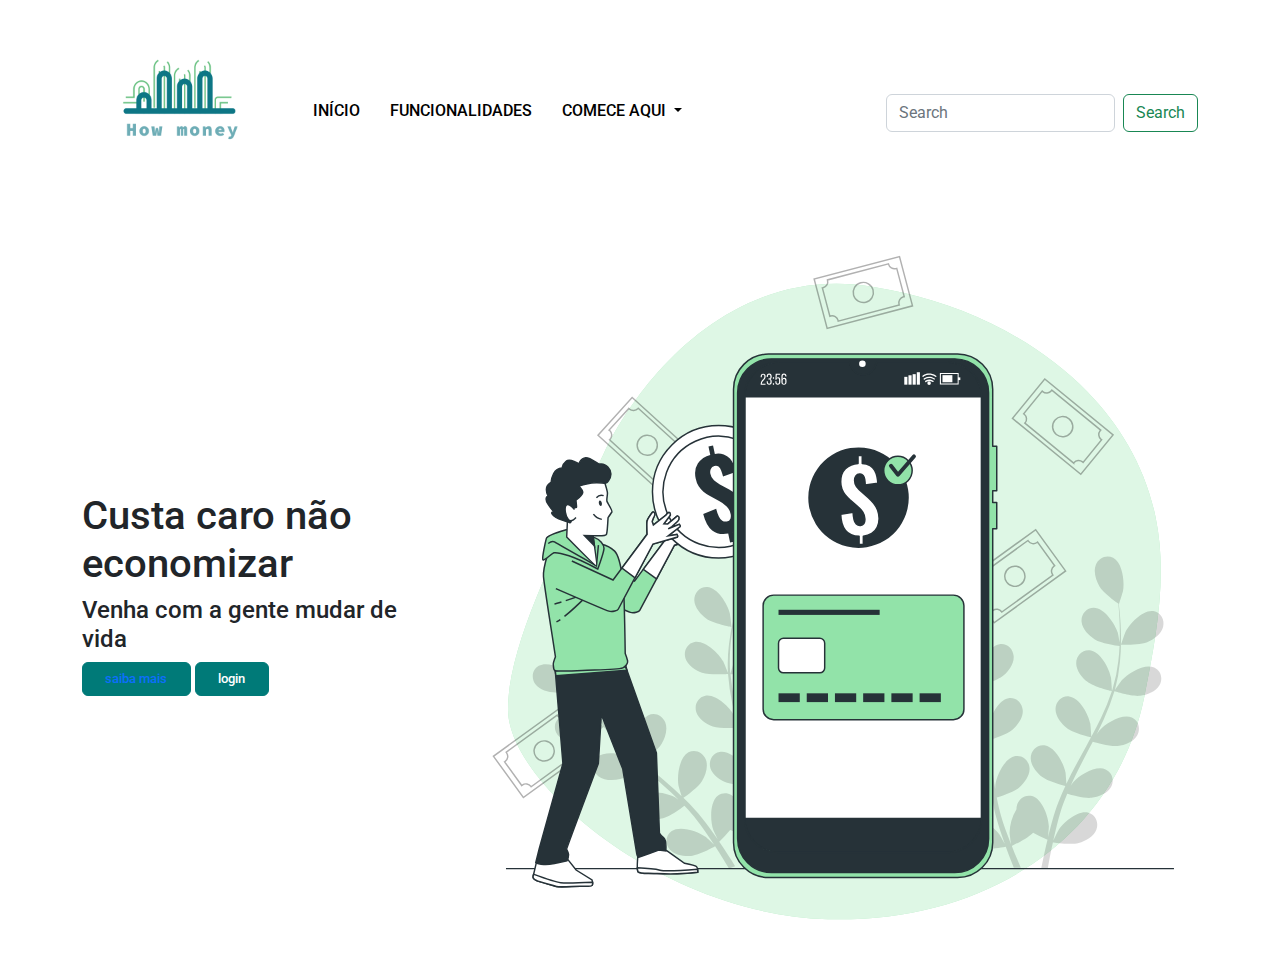
<file: index.html>
<!DOCTYPE html>
<html lang="pt-br">
<head>
    <meta charset="UTF-8">
    <link rel="stylesheet" href="css/main.css">
    <link rel="preconnect" href="https://fonts.googleapis.com">
    <link rel="preconnect" href="https://fonts.gstatic.com" crossorigin>
    <link href="https://fonts.googleapis.com/css2?family=Roboto:wght@400;500;700;900&display=swap" rel="stylesheet">
    <meta http-equiv="X-UA-Compatible" content="IE=edge">
    <meta name="viewport" content="width=device-width, initial-scale=1.0">
    <title>How mononey</title>
</head>
<body>

    <!-- Header -->
    <div id="header">
        <div class="container">
            <nav class="navbar navbar-expand-lg">
                <a class="navbar-brand" href="#">
                    <img src="/img/logo/logo_transparent.png" style="max-width:200px;max-height:200px;width:auto;height:auto;" alt="How money">
                </a>
                <button class="navbar-toggler" type="button" data-bs-toggle="collapse" data-bs-target="#navbarSupportedContent" aria-controls="navbarSupportedContent" aria-expanded="false" aria-label="Toggle navigation">
                    <span class="navbar-toggler-icon"></span>
                </button>
                <div class="collapse navbar-collapse" id="navbarSupportedContent">
                    <ul class="navbar-nav me-auto mb-2 mb-lg-0">
                        <li class="nav-item">
                        <a class="nav-link active" aria-current="page" href="#">Início</a>
                        </li>
                        <li class="nav-item">
                        <a class="nav-link" href="#">Funcionalidades</a>
                        </li>
                        <li class="nav-item dropdown">
                        <a class="nav-link dropdown-toggle" href="#" id="navbarDropdown" role="button" data-bs-toggle="dropdown" aria-expanded="false">
                          Comece aqui
                        </a>
                        <ul class="dropdown-menu" aria-labelledby="navbarDropdown">
                          <li><a class="dropdown-item" href="https://play.google.com/store/apps">Download</a></li>
                          <li><a class="dropdown-item" href="https://learn.zohopublic.com/external/manual/manual-how-money?p=6acd8f171ebefc4cb77f00d53db7faf56e70994ecf261c0f13a137a3fc0256dd">Documentação</a></li>
                          <li><hr class="dropdown-divider"></li>
                          <li><a class="dropdown-item" href="#">Contato</a></li>
                        </ul>
                      </li>
                    </ul>
                    <form class="d-flex" role="search">
                      <input class="form-control me-2" type="search" placeholder="Search" aria-label="Search">
                      <button class="btn btn-outline-success" type="submit">Search</button>
                    </form>
                  </div>
              </nav>
        </div>
    </div>

    <!--   Header    -->
    
    <!-- Colunas -->
    <div id="colunas">
        <div class="container">
            <div class="row">
                <div class="col-md-4 align-self-center">
                    <h1>Custa caro não economizar</h1>
                    <h4>Venha com a gente mudar de vida</h4>
                    <a href="#" class="btn button-primary btn-outline-primary button">Saiba mais</a>
                    <a href="./login/index.html" class="btn button-primary btn-primary button">Login</a>
                </div>
                <div class="col-md-8 align-self-center text-center">
                    <img src="/img/Top up credit-bro.svg" alt="">
                </div>
            </div>
        </div>

    </div>


    <!-- Colunas -->
    <script
        src="https://cdn.jsdelivr.net/npm/@popperjs/core@2.11.5/dist/umd/popper.min.js"
        integrity="sha384-Xe+8cL9oJa6tN/veChSP7q+mnSPaj5Bcu9mPX5F5xIGE0DVittaqT5lorf0EI7Vk"
        crossorigin="anonymous">
    </script>
    <script src="js/bootstrap.js"></script>
    
</body>
</html>
</file>
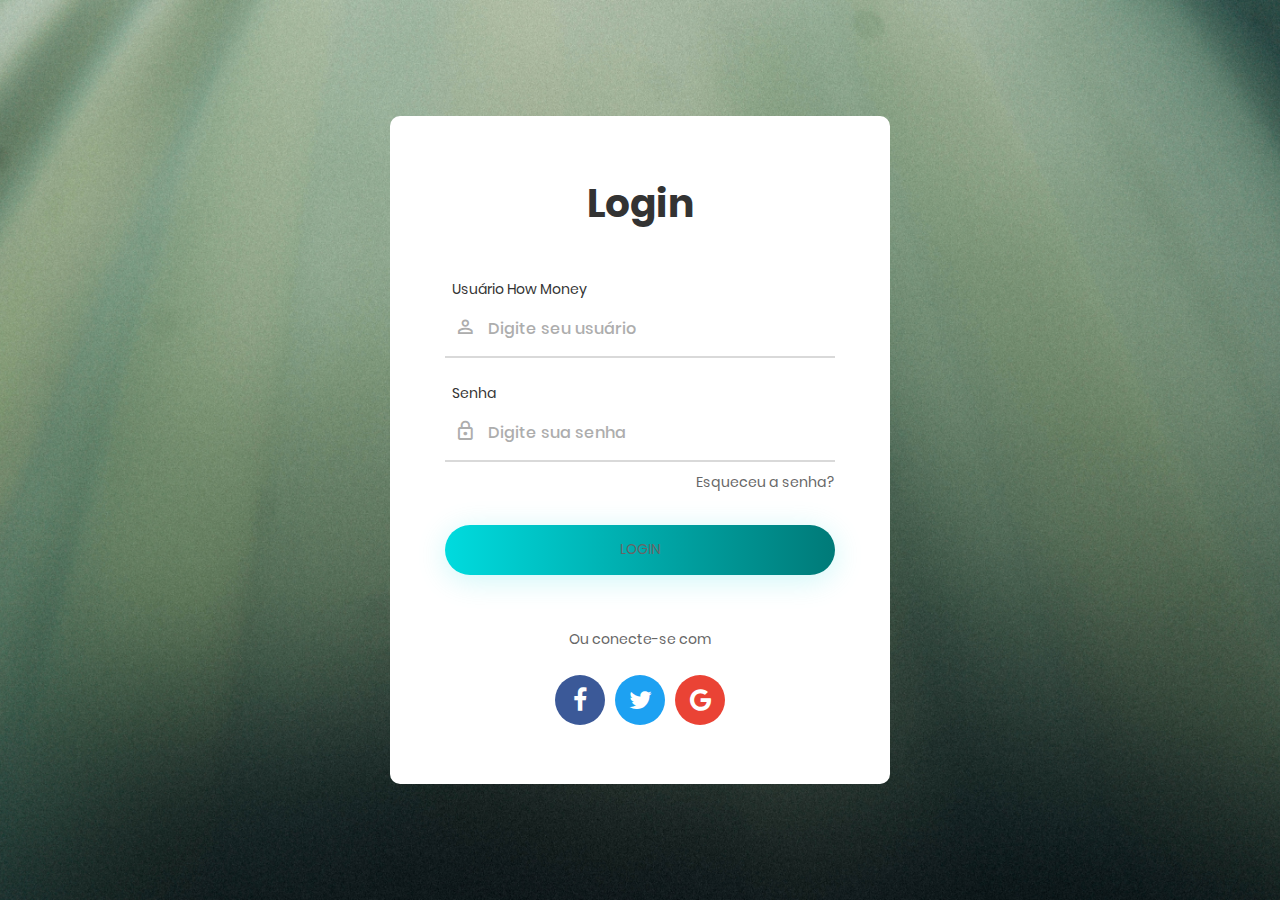
<file: login/index.html>
<!DOCTYPE html>
<html lang="en">
<head>
	<title>Login V4</title>
	<meta charset="UTF-8">
	<meta name="viewport" content="width=device-width, initial-scale=1">
<!--===============================================================================================-->	
	<link rel="icon" type="image/png" href="images/icons/favicon.ico"/>
<!--===============================================================================================-->
	<link rel="stylesheet" type="text/css" href="vendor/bootstrap/css/bootstrap.min.css">
<!--===============================================================================================-->
	<link rel="stylesheet" type="text/css" href="fonts/font-awesome-4.7.0/css/font-awesome.min.css">
<!--===============================================================================================-->
	<link rel="stylesheet" type="text/css" href="fonts/iconic/css/material-design-iconic-font.min.css">
<!--===============================================================================================-->
	<link rel="stylesheet" type="text/css" href="vendor/animate/animate.css">
<!--===============================================================================================-->	
	<link rel="stylesheet" type="text/css" href="vendor/css-hamburgers/hamburgers.min.css">
<!--===============================================================================================-->
	<link rel="stylesheet" type="text/css" href="vendor/animsition/css/animsition.min.css">
<!--===============================================================================================-->
	<link rel="stylesheet" type="text/css" href="vendor/select2/select2.min.css">
<!--===============================================================================================-->	
	<link rel="stylesheet" type="text/css" href="vendor/daterangepicker/daterangepicker.css">
<!--===============================================================================================-->
	<link rel="stylesheet" type="text/css" href="css/util.css">
	<link rel="stylesheet" type="text/css" href="css/main.css">
<!--===============================================================================================-->
</head>
<body>
	
	<div class="limiter">
		<div class="container-login100" style="background-image: url('images/bg-03.jpg');">
			<div class="wrap-login100 p-l-55 p-r-55 p-t-65 p-b-54">
				<form class="login100-form validate-form">
					<span class="login100-form-title p-b-49">
						Login
					</span>

					<div class="wrap-input100 validate-input m-b-23" data-validate = "Usuário é obrigatório">
						<span class="label-input100">Usuário How Money</span>
						<input class="input100" type="text" name="username" placeholder="Digite seu usuário">
						<span class="focus-input100" data-symbol="&#xf206;"></span>
					</div>

					<div class="wrap-input100 validate-input" data-validate="Senha é necessária">
						<span class="label-input100">Senha</span>
						<input class="input100" type="password" name="pass" placeholder="Digite sua senha">
						<span class="focus-input100" data-symbol="&#xf190;"></span>
					</div>
					
					<div class="text-right p-t-8 p-b-31">
						<a href="#">
							Esqueceu a senha?
						</a>
					</div>
					
					<div class="container-login100-form-btn">
						<div class="wrap-login100-form-btn">
							<div class="login100-form-bgbtn"></div>
							<button class="login100-form-btn">
								<a href="../dashboard/index.html">Login</a>
							</button>
						</div>
					</div>

					<div class="txt1 text-center p-t-54 p-b-20">
						<span>
							Ou conecte-se com
						</span>
					</div>

					<div class="flex-c-m">
						<a href="www.facebook.com" class="login100-social-item bg1">
							<i class="fa fa-facebook"></i>
						</a>

						<a href="www.twitter.com" class="login100-social-item bg2">
							<i class="fa fa-twitter"></i>
						</a>

						<a href="www.google.com" class="login100-social-item bg3">
							<i class="fa fa-google"></i>
						</a>
					</div>
					</div>
				</form>
			</div>
		</div>
	</div>
	

	<div id="dropDownSelect1"></div>
	
<!--===============================================================================================-->
	<script src="vendor/jquery/jquery-3.2.1.min.js"></script>
<!--===============================================================================================-->
	<script src="vendor/animsition/js/animsition.min.js"></script>
<!--===============================================================================================-->
	<script src="vendor/bootstrap/js/popper.js"></script>
	<script src="vendor/bootstrap/js/bootstrap.min.js"></script>
<!--===============================================================================================-->
	<script src="vendor/select2/select2.min.js"></script>
<!--===============================================================================================-->
	<script src="vendor/daterangepicker/moment.min.js"></script>
	<script src="vendor/daterangepicker/daterangepicker.js"></script>
<!--===============================================================================================-->
	<script src="vendor/countdowntime/countdowntime.js"></script>
<!--===============================================================================================-->
	<script src="js/main.js"></script>

</body>
</html>
</file>
<file: login/vendor/daterangepicker/daterangepicker.css>
.daterangepicker {
  position: absolute;
  color: inherit;
  background-color: #fff;
  border-radius: 4px;
  width: 278px;
  padding: 4px;
  margin-top: 1px;
  top: 100px;
  left: 20px;
  /* Calendars */ }
  .daterangepicker:before, .daterangepicker:after {
    position: absolute;
    display: inline-block;
    border-bottom-color: rgba(0, 0, 0, 0.2);
    content: ''; }
  .daterangepicker:before {
    top: -7px;
    border-right: 7px solid transparent;
    border-left: 7px solid transparent;
    border-bottom: 7px solid #ccc; }
  .daterangepicker:after {
    top: -6px;
    border-right: 6px solid transparent;
    border-bottom: 6px solid #fff;
    border-left: 6px solid transparent; }
  .daterangepicker.opensleft:before {
    right: 9px; }
  .daterangepicker.opensleft:after {
    right: 10px; }
  .daterangepicker.openscenter:before {
    left: 0;
    right: 0;
    width: 0;
    margin-left: auto;
    margin-right: auto; }
  .daterangepicker.openscenter:after {
    left: 0;
    right: 0;
    width: 0;
    margin-left: auto;
    margin-right: auto; }
  .daterangepicker.opensright:before {
    left: 9px; }
  .daterangepicker.opensright:after {
    left: 10px; }
  .daterangepicker.dropup {
    margin-top: -5px; }
    .daterangepicker.dropup:before {
      top: initial;
      bottom: -7px;
      border-bottom: initial;
      border-top: 7px solid #ccc; }
    .daterangepicker.dropup:after {
      top: initial;
      bottom: -6px;
      border-bottom: initial;
      border-top: 6px solid #fff; }
  .daterangepicker.dropdown-menu {
    max-width: none;
    z-index: 3001; }
  .daterangepicker.single .ranges, .daterangepicker.single .calendar {
    float: none; }
  .daterangepicker.show-calendar .calendar {
    display: block; }
  .daterangepicker .calendar {
    display: none;
    max-width: 270px;
    margin: 4px; }
    .daterangepicker .calendar.single .calendar-table {
      border: none; }
    .daterangepicker .calendar th, .daterangepicker .calendar td {
      white-space: nowrap;
      text-align: center;
      min-width: 32px; }
  .daterangepicker .calendar-table {
    border: 1px solid #fff;
    padding: 4px;
    border-radius: 4px;
    background-color: #fff; }
  .daterangepicker table {
    width: 100%;
    margin: 0; }
  .daterangepicker td, .daterangepicker th {
    text-align: center;
    width: 20px;
    height: 20px;
    border-radius: 4px;
    border: 1px solid transparent;
    white-space: nowrap;
    cursor: pointer; }
    .daterangepicker td.available:hover, .daterangepicker th.available:hover {
      background-color: #eee;
      border-color: transparent;
      color: inherit; }
    .daterangepicker td.week, .daterangepicker th.week {
      font-size: 80%;
      color: #ccc; }
  .daterangepicker td.off, .daterangepicker td.off.in-range, .daterangepicker td.off.start-date, .daterangepicker td.off.end-date {
    background-color: #fff;
    border-color: transparent;
    color: #999; }
  .daterangepicker td.in-range {
    background-color: #ebf4f8;
    border-color: transparent;
    color: #000;
    border-radius: 0; }
  .daterangepicker td.start-date {
    border-radius: 4px 0 0 4px; }
  .daterangepicker td.end-date {
    border-radius: 0 4px 4px 0; }
  .daterangepicker td.start-date.end-date {
    border-radius: 4px; }
  .daterangepicker td.active, .daterangepicker td.active:hover {
    background-color: #357ebd;
    border-color: transparent;
    color: #fff; }
  .daterangepicker th.month {
    width: auto; }
  .daterangepicker td.disabled, .daterangepicker option.disabled {
    color: #999;
    cursor: not-allowed;
    text-decoration: line-through; }
  .daterangepicker select.monthselect, .daterangepicker select.yearselect {
    font-size: 12px;
    padding: 1px;
    height: auto;
    margin: 0;
    cursor: default; }
  .daterangepicker select.monthselect {
    margin-right: 2%;
    width: 56%; }
  .daterangepicker select.yearselect {
    width: 40%; }
  .daterangepicker select.hourselect, .daterangepicker select.minuteselect, .daterangepicker select.secondselect, .daterangepicker select.ampmselect {
    width: 50px;
    margin-bottom: 0; }
  .daterangepicker .input-mini {
    border: 1px solid #ccc;
    border-radius: 4px;
    color: #555;
    height: 30px;
    line-height: 30px;
    display: block;
    vertical-align: middle;
    margin: 0 0 5px 0;
    padding: 0 6px 0 28px;
    width: 100%; }
    .daterangepicker .input-mini.active {
      border: 1px solid #08c;
      border-radius: 4px; }
  .daterangepicker .daterangepicker_input {
    position: relative; }
    .daterangepicker .daterangepicker_input i {
      position: absolute;
      left: 8px;
      top: 8px; }
  .daterangepicker.rtl .input-mini {
    padding-right: 28px;
    padding-left: 6px; }
  .daterangepicker.rtl .daterangepicker_input i {
    left: auto;
    right: 8px; }
  .daterangepicker .calendar-time {
    text-align: center;
    margin: 5px auto;
    line-height: 30px;
    position: relative;
    padding-left: 28px; }
    .daterangepicker .calendar-time select.disabled {
      color: #ccc;
      cursor: not-allowed; }

.ranges {
  font-size: 11px;
  float: none;
  margin: 4px;
  text-align: left; }
  .ranges ul {
    list-style: none;
    margin: 0 auto;
    padding: 0;
    width: 100%; }
  .ranges li {
    font-size: 13px;
    background-color: #f5f5f5;
    border: 1px solid #f5f5f5;
    border-radius: 4px;
    color: #08c;
    padding: 3px 12px;
    margin-bottom: 8px;
    cursor: pointer; }
    .ranges li:hover {
      background-color: #08c;
      border: 1px solid #08c;
      color: #fff; }
    .ranges li.active {
      background-color: #08c;
      border: 1px solid #08c;
      color: #fff; }

/*  Larger Screen Styling */
@media (min-width: 564px) {
  .daterangepicker {
    width: auto; }
    .daterangepicker .ranges ul {
      width: 160px; }
    .daterangepicker.single .ranges ul {
      width: 100%; }
    .daterangepicker.single .calendar.left {
      clear: none; }
    .daterangepicker.single.ltr .ranges, .daterangepicker.single.ltr .calendar {
      float: left; }
    .daterangepicker.single.rtl .ranges, .daterangepicker.single.rtl .calendar {
      float: right; }
    .daterangepicker.ltr {
      direction: ltr;
      text-align: left; }
      .daterangepicker.ltr .calendar.left {
        clear: left;
        margin-right: 0; }
        .daterangepicker.ltr .calendar.left .calendar-table {
          border-right: none;
          border-top-right-radius: 0;
          border-bottom-right-radius: 0; }
      .daterangepicker.ltr .calendar.right {
        margin-left: 0; }
        .daterangepicker.ltr .calendar.right .calendar-table {
          border-left: none;
          border-top-left-radius: 0;
          border-bottom-left-radius: 0; }
      .daterangepicker.ltr .left .daterangepicker_input {
        padding-right: 12px; }
      .daterangepicker.ltr .calendar.left .calendar-table {
        padding-right: 12px; }
      .daterangepicker.ltr .ranges, .daterangepicker.ltr .calendar {
        float: left; }
    .daterangepicker.rtl {
      direction: rtl;
      text-align: right; }
      .daterangepicker.rtl .calendar.left {
        clear: right;
        margin-left: 0; }
        .daterangepicker.rtl .calendar.left .calendar-table {
          border-left: none;
          border-top-left-radius: 0;
          border-bottom-left-radius: 0; }
      .daterangepicker.rtl .calendar.right {
        margin-right: 0; }
        .daterangepicker.rtl .calendar.right .calendar-table {
          border-right: none;
          border-top-right-radius: 0;
          border-bottom-right-radius: 0; }
      .daterangepicker.rtl .left .daterangepicker_input {
        padding-left: 12px; }
      .daterangepicker.rtl .calendar.left .calendar-table {
        padding-left: 12px; }
      .daterangepicker.rtl .ranges, .daterangepicker.rtl .calendar {
        text-align: right;
        float: right; } }
@media (min-width: 730px) {
  .daterangepicker .ranges {
    width: auto; }
  .daterangepicker.ltr .ranges {
    float: left; }
  .daterangepicker.rtl .ranges {
    float: right; }
  .daterangepicker .calendar.left {
    clear: none !important; } }
</file>
<file: login/css/util.css>
/*[ FONT SIZE ]
///////////////////////////////////////////////////////////
*/
.fs-1 {font-size: 1px;}
.fs-2 {font-size: 2px;}
.fs-3 {font-size: 3px;}
.fs-4 {font-size: 4px;}
.fs-5 {font-size: 5px;}
.fs-6 {font-size: 6px;}
.fs-7 {font-size: 7px;}
.fs-8 {font-size: 8px;}
.fs-9 {font-size: 9px;}
.fs-10 {font-size: 10px;}
.fs-11 {font-size: 11px;}
.fs-12 {font-size: 12px;}
.fs-13 {font-size: 13px;}
.fs-14 {font-size: 14px;}
.fs-15 {font-size: 15px;}
.fs-16 {font-size: 16px;}
.fs-17 {font-size: 17px;}
.fs-18 {font-size: 18px;}
.fs-19 {font-size: 19px;}
.fs-20 {font-size: 20px;}
.fs-21 {font-size: 21px;}
.fs-22 {font-size: 22px;}
.fs-23 {font-size: 23px;}
.fs-24 {font-size: 24px;}
.fs-25 {font-size: 25px;}
.fs-26 {font-size: 26px;}
.fs-27 {font-size: 27px;}
.fs-28 {font-size: 28px;}
.fs-29 {font-size: 29px;}
.fs-30 {font-size: 30px;}
.fs-31 {font-size: 31px;}
.fs-32 {font-size: 32px;}
.fs-33 {font-size: 33px;}
.fs-34 {font-size: 34px;}
.fs-35 {font-size: 35px;}
.fs-36 {font-size: 36px;}
.fs-37 {font-size: 37px;}
.fs-38 {font-size: 38px;}
.fs-39 {font-size: 39px;}
.fs-40 {font-size: 40px;}
.fs-41 {font-size: 41px;}
.fs-42 {font-size: 42px;}
.fs-43 {font-size: 43px;}
.fs-44 {font-size: 44px;}
.fs-45 {font-size: 45px;}
.fs-46 {font-size: 46px;}
.fs-47 {font-size: 47px;}
.fs-48 {font-size: 48px;}
.fs-49 {font-size: 49px;}
.fs-50 {font-size: 50px;}
.fs-51 {font-size: 51px;}
.fs-52 {font-size: 52px;}
.fs-53 {font-size: 53px;}
.fs-54 {font-size: 54px;}
.fs-55 {font-size: 55px;}
.fs-56 {font-size: 56px;}
.fs-57 {font-size: 57px;}
.fs-58 {font-size: 58px;}
.fs-59 {font-size: 59px;}
.fs-60 {font-size: 60px;}
.fs-61 {font-size: 61px;}
.fs-62 {font-size: 62px;}
.fs-63 {font-size: 63px;}
.fs-64 {font-size: 64px;}
.fs-65 {font-size: 65px;}
.fs-66 {font-size: 66px;}
.fs-67 {font-size: 67px;}
.fs-68 {font-size: 68px;}
.fs-69 {font-size: 69px;}
.fs-70 {font-size: 70px;}
.fs-71 {font-size: 71px;}
.fs-72 {font-size: 72px;}
.fs-73 {font-size: 73px;}
.fs-74 {font-size: 74px;}
.fs-75 {font-size: 75px;}
.fs-76 {font-size: 76px;}
.fs-77 {font-size: 77px;}
.fs-78 {font-size: 78px;}
.fs-79 {font-size: 79px;}
.fs-80 {font-size: 80px;}
.fs-81 {font-size: 81px;}
.fs-82 {font-size: 82px;}
.fs-83 {font-size: 83px;}
.fs-84 {font-size: 84px;}
.fs-85 {font-size: 85px;}
.fs-86 {font-size: 86px;}
.fs-87 {font-size: 87px;}
.fs-88 {font-size: 88px;}
.fs-89 {font-size: 89px;}
.fs-90 {font-size: 90px;}
.fs-91 {font-size: 91px;}
.fs-92 {font-size: 92px;}
.fs-93 {font-size: 93px;}
.fs-94 {font-size: 94px;}
.fs-95 {font-size: 95px;}
.fs-96 {font-size: 96px;}
.fs-97 {font-size: 97px;}
.fs-98 {font-size: 98px;}
.fs-99 {font-size: 99px;}
.fs-100 {font-size: 100px;}
.fs-101 {font-size: 101px;}
.fs-102 {font-size: 102px;}
.fs-103 {font-size: 103px;}
.fs-104 {font-size: 104px;}
.fs-105 {font-size: 105px;}
.fs-106 {font-size: 106px;}
.fs-107 {font-size: 107px;}
.fs-108 {font-size: 108px;}
.fs-109 {font-size: 109px;}
.fs-110 {font-size: 110px;}
.fs-111 {font-size: 111px;}
.fs-112 {font-size: 112px;}
.fs-113 {font-size: 113px;}
.fs-114 {font-size: 114px;}
.fs-115 {font-size: 115px;}
.fs-116 {font-size: 116px;}
.fs-117 {font-size: 117px;}
.fs-118 {font-size: 118px;}
.fs-119 {font-size: 119px;}
.fs-120 {font-size: 120px;}
.fs-121 {font-size: 121px;}
.fs-122 {font-size: 122px;}
.fs-123 {font-size: 123px;}
.fs-124 {font-size: 124px;}
.fs-125 {font-size: 125px;}
.fs-126 {font-size: 126px;}
.fs-127 {font-size: 127px;}
.fs-128 {font-size: 128px;}
.fs-129 {font-size: 129px;}
.fs-130 {font-size: 130px;}
.fs-131 {font-size: 131px;}
.fs-132 {font-size: 132px;}
.fs-133 {font-size: 133px;}
.fs-134 {font-size: 134px;}
.fs-135 {font-size: 135px;}
.fs-136 {font-size: 136px;}
.fs-137 {font-size: 137px;}
.fs-138 {font-size: 138px;}
.fs-139 {font-size: 139px;}
.fs-140 {font-size: 140px;}
.fs-141 {font-size: 141px;}
.fs-142 {font-size: 142px;}
.fs-143 {font-size: 143px;}
.fs-144 {font-size: 144px;}
.fs-145 {font-size: 145px;}
.fs-146 {font-size: 146px;}
.fs-147 {font-size: 147px;}
.fs-148 {font-size: 148px;}
.fs-149 {font-size: 149px;}
.fs-150 {font-size: 150px;}
.fs-151 {font-size: 151px;}
.fs-152 {font-size: 152px;}
.fs-153 {font-size: 153px;}
.fs-154 {font-size: 154px;}
.fs-155 {font-size: 155px;}
.fs-156 {font-size: 156px;}
.fs-157 {font-size: 157px;}
.fs-158 {font-size: 158px;}
.fs-159 {font-size: 159px;}
.fs-160 {font-size: 160px;}
.fs-161 {font-size: 161px;}
.fs-162 {font-size: 162px;}
.fs-163 {font-size: 163px;}
.fs-164 {font-size: 164px;}
.fs-165 {font-size: 165px;}
.fs-166 {font-size: 166px;}
.fs-167 {font-size: 167px;}
.fs-168 {font-size: 168px;}
.fs-169 {font-size: 169px;}
.fs-170 {font-size: 170px;}
.fs-171 {font-size: 171px;}
.fs-172 {font-size: 172px;}
.fs-173 {font-size: 173px;}
.fs-174 {font-size: 174px;}
.fs-175 {font-size: 175px;}
.fs-176 {font-size: 176px;}
.fs-177 {font-size: 177px;}
.fs-178 {font-size: 178px;}
.fs-179 {font-size: 179px;}
.fs-180 {font-size: 180px;}
.fs-181 {font-size: 181px;}
.fs-182 {font-size: 182px;}
.fs-183 {font-size: 183px;}
.fs-184 {font-size: 184px;}
.fs-185 {font-size: 185px;}
.fs-186 {font-size: 186px;}
.fs-187 {font-size: 187px;}
.fs-188 {font-size: 188px;}
.fs-189 {font-size: 189px;}
.fs-190 {font-size: 190px;}
.fs-191 {font-size: 191px;}
.fs-192 {font-size: 192px;}
.fs-193 {font-size: 193px;}
.fs-194 {font-size: 194px;}
.fs-195 {font-size: 195px;}
.fs-196 {font-size: 196px;}
.fs-197 {font-size: 197px;}
.fs-198 {font-size: 198px;}
.fs-199 {font-size: 199px;}
.fs-200 {font-size: 200px;}

/*[ PADDING ]
///////////////////////////////////////////////////////////
*/
.p-t-0 {padding-top: 0px;}
.p-t-1 {padding-top: 1px;}
.p-t-2 {padding-top: 2px;}
.p-t-3 {padding-top: 3px;}
.p-t-4 {padding-top: 4px;}
.p-t-5 {padding-top: 5px;}
.p-t-6 {padding-top: 6px;}
.p-t-7 {padding-top: 7px;}
.p-t-8 {padding-top: 8px;}
.p-t-9 {padding-top: 9px;}
.p-t-10 {padding-top: 10px;}
.p-t-11 {padding-top: 11px;}
.p-t-12 {padding-top: 12px;}
.p-t-13 {padding-top: 13px;}
.p-t-14 {padding-top: 14px;}
.p-t-15 {padding-top: 15px;}
.p-t-16 {padding-top: 16px;}
.p-t-17 {padding-top: 17px;}
.p-t-18 {padding-top: 18px;}
.p-t-19 {padding-top: 19px;}
.p-t-20 {padding-top: 20px;}
.p-t-21 {padding-top: 21px;}
.p-t-22 {padding-top: 22px;}
.p-t-23 {padding-top: 23px;}
.p-t-24 {padding-top: 24px;}
.p-t-25 {padding-top: 25px;}
.p-t-26 {padding-top: 26px;}
.p-t-27 {padding-top: 27px;}
.p-t-28 {padding-top: 28px;}
.p-t-29 {padding-top: 29px;}
.p-t-30 {padding-top: 30px;}
.p-t-31 {padding-top: 31px;}
.p-t-32 {padding-top: 32px;}
.p-t-33 {padding-top: 33px;}
.p-t-34 {padding-top: 34px;}
.p-t-35 {padding-top: 35px;}
.p-t-36 {padding-top: 36px;}
.p-t-37 {padding-top: 37px;}
.p-t-38 {padding-top: 38px;}
.p-t-39 {padding-top: 39px;}
.p-t-40 {padding-top: 40px;}
.p-t-41 {padding-top: 41px;}
.p-t-42 {padding-top: 42px;}
.p-t-43 {padding-top: 43px;}
.p-t-44 {padding-top: 44px;}
.p-t-45 {padding-top: 45px;}
.p-t-46 {padding-top: 46px;}
.p-t-47 {padding-top: 47px;}
.p-t-48 {padding-top: 48px;}
.p-t-49 {padding-top: 49px;}
.p-t-50 {padding-top: 50px;}
.p-t-51 {padding-top: 51px;}
.p-t-52 {padding-top: 52px;}
.p-t-53 {padding-top: 53px;}
.p-t-54 {padding-top: 54px;}
.p-t-55 {padding-top: 55px;}
.p-t-56 {padding-top: 56px;}
.p-t-57 {padding-top: 57px;}
.p-t-58 {padding-top: 58px;}
.p-t-59 {padding-top: 59px;}
.p-t-60 {padding-top: 60px;}
.p-t-61 {padding-top: 61px;}
.p-t-62 {padding-top: 62px;}
.p-t-63 {padding-top: 63px;}
.p-t-64 {padding-top: 64px;}
.p-t-65 {padding-top: 65px;}
.p-t-66 {padding-top: 66px;}
.p-t-67 {padding-top: 67px;}
.p-t-68 {padding-top: 68px;}
.p-t-69 {padding-top: 69px;}
.p-t-70 {padding-top: 70px;}
.p-t-71 {padding-top: 71px;}
.p-t-72 {padding-top: 72px;}
.p-t-73 {padding-top: 73px;}
.p-t-74 {padding-top: 74px;}
.p-t-75 {padding-top: 75px;}
.p-t-76 {padding-top: 76px;}
.p-t-77 {padding-top: 77px;}
.p-t-78 {padding-top: 78px;}
.p-t-79 {padding-top: 79px;}
.p-t-80 {padding-top: 80px;}
.p-t-81 {padding-top: 81px;}
.p-t-82 {padding-top: 82px;}
.p-t-83 {padding-top: 83px;}
.p-t-84 {padding-top: 84px;}
.p-t-85 {padding-top: 85px;}
.p-t-86 {padding-top: 86px;}
.p-t-87 {padding-top: 87px;}
.p-t-88 {padding-top: 88px;}
.p-t-89 {padding-top: 89px;}
.p-t-90 {padding-top: 90px;}
.p-t-91 {padding-top: 91px;}
.p-t-92 {padding-top: 92px;}
.p-t-93 {padding-top: 93px;}
.p-t-94 {padding-top: 94px;}
.p-t-95 {padding-top: 95px;}
.p-t-96 {padding-top: 96px;}
.p-t-97 {padding-top: 97px;}
.p-t-98 {padding-top: 98px;}
.p-t-99 {padding-top: 99px;}
.p-t-100 {padding-top: 100px;}
.p-t-101 {padding-top: 101px;}
.p-t-102 {padding-top: 102px;}
.p-t-103 {padding-top: 103px;}
.p-t-104 {padding-top: 104px;}
.p-t-105 {padding-top: 105px;}
.p-t-106 {padding-top: 106px;}
.p-t-107 {padding-top: 107px;}
.p-t-108 {padding-top: 108px;}
.p-t-109 {padding-top: 109px;}
.p-t-110 {padding-top: 110px;}
.p-t-111 {padding-top: 111px;}
.p-t-112 {padding-top: 112px;}
.p-t-113 {padding-top: 113px;}
.p-t-114 {padding-top: 114px;}
.p-t-115 {padding-top: 115px;}
.p-t-116 {padding-top: 116px;}
.p-t-117 {padding-top: 117px;}
.p-t-118 {padding-top: 118px;}
.p-t-119 {padding-top: 119px;}
.p-t-120 {padding-top: 120px;}
.p-t-121 {padding-top: 121px;}
.p-t-122 {padding-top: 122px;}
.p-t-123 {padding-top: 123px;}
.p-t-124 {padding-top: 124px;}
.p-t-125 {padding-top: 125px;}
.p-t-126 {padding-top: 126px;}
.p-t-127 {padding-top: 127px;}
.p-t-128 {padding-top: 128px;}
.p-t-129 {padding-top: 129px;}
.p-t-130 {padding-top: 130px;}
.p-t-131 {padding-top: 131px;}
.p-t-132 {padding-top: 132px;}
.p-t-133 {padding-top: 133px;}
.p-t-134 {padding-top: 134px;}
.p-t-135 {padding-top: 135px;}
.p-t-136 {padding-top: 136px;}
.p-t-137 {padding-top: 137px;}
.p-t-138 {padding-top: 138px;}
.p-t-139 {padding-top: 139px;}
.p-t-140 {padding-top: 140px;}
.p-t-141 {padding-top: 141px;}
.p-t-142 {padding-top: 142px;}
.p-t-143 {padding-top: 143px;}
.p-t-144 {padding-top: 144px;}
.p-t-145 {padding-top: 145px;}
.p-t-146 {padding-top: 146px;}
.p-t-147 {padding-top: 147px;}
.p-t-148 {padding-top: 148px;}
.p-t-149 {padding-top: 149px;}
.p-t-150 {padding-top: 150px;}
.p-t-151 {padding-top: 151px;}
.p-t-152 {padding-top: 152px;}
.p-t-153 {padding-top: 153px;}
.p-t-154 {padding-top: 154px;}
.p-t-155 {padding-top: 155px;}
.p-t-156 {padding-top: 156px;}
.p-t-157 {padding-top: 157px;}
.p-t-158 {padding-top: 158px;}
.p-t-159 {padding-top: 159px;}
.p-t-160 {padding-top: 160px;}
.p-t-161 {padding-top: 161px;}
.p-t-162 {padding-top: 162px;}
.p-t-163 {padding-top: 163px;}
.p-t-164 {padding-top: 164px;}
.p-t-165 {padding-top: 165px;}
.p-t-166 {padding-top: 166px;}
.p-t-167 {padding-top: 167px;}
.p-t-168 {padding-top: 168px;}
.p-t-169 {padding-top: 169px;}
.p-t-170 {padding-top: 170px;}
.p-t-171 {padding-top: 171px;}
.p-t-172 {padding-top: 172px;}
.p-t-173 {padding-top: 173px;}
.p-t-174 {padding-top: 174px;}
.p-t-175 {padding-top: 175px;}
.p-t-176 {padding-top: 176px;}
.p-t-177 {padding-top: 177px;}
.p-t-178 {padding-top: 178px;}
.p-t-179 {padding-top: 179px;}
.p-t-180 {padding-top: 180px;}
.p-t-181 {padding-top: 181px;}
.p-t-182 {padding-top: 182px;}
.p-t-183 {padding-top: 183px;}
.p-t-184 {padding-top: 184px;}
.p-t-185 {padding-top: 185px;}
.p-t-186 {padding-top: 186px;}
.p-t-187 {padding-top: 187px;}
.p-t-188 {padding-top: 188px;}
.p-t-189 {padding-top: 189px;}
.p-t-190 {padding-top: 190px;}
.p-t-191 {padding-top: 191px;}
.p-t-192 {padding-top: 192px;}
.p-t-193 {padding-top: 193px;}
.p-t-194 {padding-top: 194px;}
.p-t-195 {padding-top: 195px;}
.p-t-196 {padding-top: 196px;}
.p-t-197 {padding-top: 197px;}
.p-t-198 {padding-top: 198px;}
.p-t-199 {padding-top: 199px;}
.p-t-200 {padding-top: 200px;}
.p-t-201 {padding-top: 201px;}
.p-t-202 {padding-top: 202px;}
.p-t-203 {padding-top: 203px;}
.p-t-204 {padding-top: 204px;}
.p-t-205 {padding-top: 205px;}
.p-t-206 {padding-top: 206px;}
.p-t-207 {padding-top: 207px;}
.p-t-208 {padding-top: 208px;}
.p-t-209 {padding-top: 209px;}
.p-t-210 {padding-top: 210px;}
.p-t-211 {padding-top: 211px;}
.p-t-212 {padding-top: 212px;}
.p-t-213 {padding-top: 213px;}
.p-t-214 {padding-top: 214px;}
.p-t-215 {padding-top: 215px;}
.p-t-216 {padding-top: 216px;}
.p-t-217 {padding-top: 217px;}
.p-t-218 {padding-top: 218px;}
.p-t-219 {padding-top: 219px;}
.p-t-220 {padding-top: 220px;}
.p-t-221 {padding-top: 221px;}
.p-t-222 {padding-top: 222px;}
.p-t-223 {padding-top: 223px;}
.p-t-224 {padding-top: 224px;}
.p-t-225 {padding-top: 225px;}
.p-t-226 {padding-top: 226px;}
.p-t-227 {padding-top: 227px;}
.p-t-228 {padding-top: 228px;}
.p-t-229 {padding-top: 229px;}
.p-t-230 {padding-top: 230px;}
.p-t-231 {padding-top: 231px;}
.p-t-232 {padding-top: 232px;}
.p-t-233 {padding-top: 233px;}
.p-t-234 {padding-top: 234px;}
.p-t-235 {padding-top: 235px;}
.p-t-236 {padding-top: 236px;}
.p-t-237 {padding-top: 237px;}
.p-t-238 {padding-top: 238px;}
.p-t-239 {padding-top: 239px;}
.p-t-240 {padding-top: 240px;}
.p-t-241 {padding-top: 241px;}
.p-t-242 {padding-top: 242px;}
.p-t-243 {padding-top: 243px;}
.p-t-244 {padding-top: 244px;}
.p-t-245 {padding-top: 245px;}
.p-t-246 {padding-top: 246px;}
.p-t-247 {padding-top: 247px;}
.p-t-248 {padding-top: 248px;}
.p-t-249 {padding-top: 249px;}
.p-t-250 {padding-top: 250px;}
.p-b-0 {padding-bottom: 0px;}
.p-b-1 {padding-bottom: 1px;}
.p-b-2 {padding-bottom: 2px;}
.p-b-3 {padding-bottom: 3px;}
.p-b-4 {padding-bottom: 4px;}
.p-b-5 {padding-bottom: 5px;}
.p-b-6 {padding-bottom: 6px;}
.p-b-7 {padding-bottom: 7px;}
.p-b-8 {padding-bottom: 8px;}
.p-b-9 {padding-bottom: 9px;}
.p-b-10 {padding-bottom: 10px;}
.p-b-11 {padding-bottom: 11px;}
.p-b-12 {padding-bottom: 12px;}
.p-b-13 {padding-bottom: 13px;}
.p-b-14 {padding-bottom: 14px;}
.p-b-15 {padding-bottom: 15px;}
.p-b-16 {padding-bottom: 16px;}
.p-b-17 {padding-bottom: 17px;}
.p-b-18 {padding-bottom: 18px;}
.p-b-19 {padding-bottom: 19px;}
.p-b-20 {padding-bottom: 20px;}
.p-b-21 {padding-bottom: 21px;}
.p-b-22 {padding-bottom: 22px;}
.p-b-23 {padding-bottom: 23px;}
.p-b-24 {padding-bottom: 24px;}
.p-b-25 {padding-bottom: 25px;}
.p-b-26 {padding-bottom: 26px;}
.p-b-27 {padding-bottom: 27px;}
.p-b-28 {padding-bottom: 28px;}
.p-b-29 {padding-bottom: 29px;}
.p-b-30 {padding-bottom: 30px;}
.p-b-31 {padding-bottom: 31px;}
.p-b-32 {padding-bottom: 32px;}
.p-b-33 {padding-bottom: 33px;}
.p-b-34 {padding-bottom: 34px;}
.p-b-35 {padding-bottom: 35px;}
.p-b-36 {padding-bottom: 36px;}
.p-b-37 {padding-bottom: 37px;}
.p-b-38 {padding-bottom: 38px;}
.p-b-39 {padding-bottom: 39px;}
.p-b-40 {padding-bottom: 40px;}
.p-b-41 {padding-bottom: 41px;}
.p-b-42 {padding-bottom: 42px;}
.p-b-43 {padding-bottom: 43px;}
.p-b-44 {padding-bottom: 44px;}
.p-b-45 {padding-bottom: 45px;}
.p-b-46 {padding-bottom: 46px;}
.p-b-47 {padding-bottom: 47px;}
.p-b-48 {padding-bottom: 48px;}
.p-b-49 {padding-bottom: 49px;}
.p-b-50 {padding-bottom: 50px;}
.p-b-51 {padding-bottom: 51px;}
.p-b-52 {padding-bottom: 52px;}
.p-b-53 {padding-bottom: 53px;}
.p-b-54 {padding-bottom: 54px;}
.p-b-55 {padding-bottom: 55px;}
.p-b-56 {padding-bottom: 56px;}
.p-b-57 {padding-bottom: 57px;}
.p-b-58 {padding-bottom: 58px;}
.p-b-59 {padding-bottom: 59px;}
.p-b-60 {padding-bottom: 60px;}
.p-b-61 {padding-bottom: 61px;}
.p-b-62 {padding-bottom: 62px;}
.p-b-63 {padding-bottom: 63px;}
.p-b-64 {padding-bottom: 64px;}
.p-b-65 {padding-bottom: 65px;}
.p-b-66 {padding-bottom: 66px;}
.p-b-67 {padding-bottom: 67px;}
.p-b-68 {padding-bottom: 68px;}
.p-b-69 {padding-bottom: 69px;}
.p-b-70 {padding-bottom: 70px;}
.p-b-71 {padding-bottom: 71px;}
.p-b-72 {padding-bottom: 72px;}
.p-b-73 {padding-bottom: 73px;}
.p-b-74 {padding-bottom: 74px;}
.p-b-75 {padding-bottom: 75px;}
.p-b-76 {padding-bottom: 76px;}
.p-b-77 {padding-bottom: 77px;}
.p-b-78 {padding-bottom: 78px;}
.p-b-79 {padding-bottom: 79px;}
.p-b-80 {padding-bottom: 80px;}
.p-b-81 {padding-bottom: 81px;}
.p-b-82 {padding-bottom: 82px;}
.p-b-83 {padding-bottom: 83px;}
.p-b-84 {padding-bottom: 84px;}
.p-b-85 {padding-bottom: 85px;}
.p-b-86 {padding-bottom: 86px;}
.p-b-87 {padding-bottom: 87px;}
.p-b-88 {padding-bottom: 88px;}
.p-b-89 {padding-bottom: 89px;}
.p-b-90 {padding-bottom: 90px;}
.p-b-91 {padding-bottom: 91px;}
.p-b-92 {padding-bottom: 92px;}
.p-b-93 {padding-bottom: 93px;}
.p-b-94 {padding-bottom: 94px;}
.p-b-95 {padding-bottom: 95px;}
.p-b-96 {padding-bottom: 96px;}
.p-b-97 {padding-bottom: 97px;}
.p-b-98 {padding-bottom: 98px;}
.p-b-99 {padding-bottom: 99px;}
.p-b-100 {padding-bottom: 100px;}
.p-b-101 {padding-bottom: 101px;}
.p-b-102 {padding-bottom: 102px;}
.p-b-103 {padding-bottom: 103px;}
.p-b-104 {padding-bottom: 104px;}
.p-b-105 {padding-bottom: 105px;}
.p-b-106 {padding-bottom: 106px;}
.p-b-107 {padding-bottom: 107px;}
.p-b-108 {padding-bottom: 108px;}
.p-b-109 {padding-bottom: 109px;}
.p-b-110 {padding-bottom: 110px;}
.p-b-111 {padding-bottom: 111px;}
.p-b-112 {padding-bottom: 112px;}
.p-b-113 {padding-bottom: 113px;}
.p-b-114 {padding-bottom: 114px;}
.p-b-115 {padding-bottom: 115px;}
.p-b-116 {padding-bottom: 116px;}
.p-b-117 {padding-bottom: 117px;}
.p-b-118 {padding-bottom: 118px;}
.p-b-119 {padding-bottom: 119px;}
.p-b-120 {padding-bottom: 120px;}
.p-b-121 {padding-bottom: 121px;}
.p-b-122 {padding-bottom: 122px;}
.p-b-123 {padding-bottom: 123px;}
.p-b-124 {padding-bottom: 124px;}
.p-b-125 {padding-bottom: 125px;}
.p-b-126 {padding-bottom: 126px;}
.p-b-127 {padding-bottom: 127px;}
.p-b-128 {padding-bottom: 128px;}
.p-b-129 {padding-bottom: 129px;}
.p-b-130 {padding-bottom: 130px;}
.p-b-131 {padding-bottom: 131px;}
.p-b-132 {padding-bottom: 132px;}
.p-b-133 {padding-bottom: 133px;}
.p-b-134 {padding-bottom: 134px;}
.p-b-135 {padding-bottom: 135px;}
.p-b-136 {padding-bottom: 136px;}
.p-b-137 {padding-bottom: 137px;}
.p-b-138 {padding-bottom: 138px;}
.p-b-139 {padding-bottom: 139px;}
.p-b-140 {padding-bottom: 140px;}
.p-b-141 {padding-bottom: 141px;}
.p-b-142 {padding-bottom: 142px;}
.p-b-143 {padding-bottom: 143px;}
.p-b-144 {padding-bottom: 144px;}
.p-b-145 {padding-bottom: 145px;}
.p-b-146 {padding-bottom: 146px;}
.p-b-147 {padding-bottom: 147px;}
.p-b-148 {padding-bottom: 148px;}
.p-b-149 {padding-bottom: 149px;}
.p-b-150 {padding-bottom: 150px;}
.p-b-151 {padding-bottom: 151px;}
.p-b-152 {padding-bottom: 152px;}
.p-b-153 {padding-bottom: 153px;}
.p-b-154 {padding-bottom: 154px;}
.p-b-155 {padding-bottom: 155px;}
.p-b-156 {padding-bottom: 156px;}
.p-b-157 {padding-bottom: 157px;}
.p-b-158 {padding-bottom: 158px;}
.p-b-159 {padding-bottom: 159px;}
.p-b-160 {padding-bottom: 160px;}
.p-b-161 {padding-bottom: 161px;}
.p-b-162 {padding-bottom: 162px;}
.p-b-163 {padding-bottom: 163px;}
.p-b-164 {padding-bottom: 164px;}
.p-b-165 {padding-bottom: 165px;}
.p-b-166 {padding-bottom: 166px;}
.p-b-167 {padding-bottom: 167px;}
.p-b-168 {padding-bottom: 168px;}
.p-b-169 {padding-bottom: 169px;}
.p-b-170 {padding-bottom: 170px;}
.p-b-171 {padding-bottom: 171px;}
.p-b-172 {padding-bottom: 172px;}
.p-b-173 {padding-bottom: 173px;}
.p-b-174 {padding-bottom: 174px;}
.p-b-175 {padding-bottom: 175px;}
.p-b-176 {padding-bottom: 176px;}
.p-b-177 {padding-bottom: 177px;}
.p-b-178 {padding-bottom: 178px;}
.p-b-179 {padding-bottom: 179px;}
.p-b-180 {padding-bottom: 180px;}
.p-b-181 {padding-bottom: 181px;}
.p-b-182 {padding-bottom: 182px;}
.p-b-183 {padding-bottom: 183px;}
.p-b-184 {padding-bottom: 184px;}
.p-b-185 {padding-bottom: 185px;}
.p-b-186 {padding-bottom: 186px;}
.p-b-187 {padding-bottom: 187px;}
.p-b-188 {padding-bottom: 188px;}
.p-b-189 {padding-bottom: 189px;}
.p-b-190 {padding-bottom: 190px;}
.p-b-191 {padding-bottom: 191px;}
.p-b-192 {padding-bottom: 192px;}
.p-b-193 {padding-bottom: 193px;}
.p-b-194 {padding-bottom: 194px;}
.p-b-195 {padding-bottom: 195px;}
.p-b-196 {padding-bottom: 196px;}
.p-b-197 {padding-bottom: 197px;}
.p-b-198 {padding-bottom: 198px;}
.p-b-199 {padding-bottom: 199px;}
.p-b-200 {padding-bottom: 200px;}
.p-b-201 {padding-bottom: 201px;}
.p-b-202 {padding-bottom: 202px;}
.p-b-203 {padding-bottom: 203px;}
.p-b-204 {padding-bottom: 204px;}
.p-b-205 {padding-bottom: 205px;}
.p-b-206 {padding-bottom: 206px;}
.p-b-207 {padding-bottom: 207px;}
.p-b-208 {padding-bottom: 208px;}
.p-b-209 {padding-bottom: 209px;}
.p-b-210 {padding-bottom: 210px;}
.p-b-211 {padding-bottom: 211px;}
.p-b-212 {padding-bottom: 212px;}
.p-b-213 {padding-bottom: 213px;}
.p-b-214 {padding-bottom: 214px;}
.p-b-215 {padding-bottom: 215px;}
.p-b-216 {padding-bottom: 216px;}
.p-b-217 {padding-bottom: 217px;}
.p-b-218 {padding-bottom: 218px;}
.p-b-219 {padding-bottom: 219px;}
.p-b-220 {padding-bottom: 220px;}
.p-b-221 {padding-bottom: 221px;}
.p-b-222 {padding-bottom: 222px;}
.p-b-223 {padding-bottom: 223px;}
.p-b-224 {padding-bottom: 224px;}
.p-b-225 {padding-bottom: 225px;}
.p-b-226 {padding-bottom: 226px;}
.p-b-227 {padding-bottom: 227px;}
.p-b-228 {padding-bottom: 228px;}
.p-b-229 {padding-bottom: 229px;}
.p-b-230 {padding-bottom: 230px;}
.p-b-231 {padding-bottom: 231px;}
.p-b-232 {padding-bottom: 232px;}
.p-b-233 {padding-bottom: 233px;}
.p-b-234 {padding-bottom: 234px;}
.p-b-235 {padding-bottom: 235px;}
.p-b-236 {padding-bottom: 236px;}
.p-b-237 {padding-bottom: 237px;}
.p-b-238 {padding-bottom: 238px;}
.p-b-239 {padding-bottom: 239px;}
.p-b-240 {padding-bottom: 240px;}
.p-b-241 {padding-bottom: 241px;}
.p-b-242 {padding-bottom: 242px;}
.p-b-243 {padding-bottom: 243px;}
.p-b-244 {padding-bottom: 244px;}
.p-b-245 {padding-bottom: 245px;}
.p-b-246 {padding-bottom: 246px;}
.p-b-247 {padding-bottom: 247px;}
.p-b-248 {padding-bottom: 248px;}
.p-b-249 {padding-bottom: 249px;}
.p-b-250 {padding-bottom: 250px;}
.p-l-0 {padding-left: 0px;}
.p-l-1 {padding-left: 1px;}
.p-l-2 {padding-left: 2px;}
.p-l-3 {padding-left: 3px;}
.p-l-4 {padding-left: 4px;}
.p-l-5 {padding-left: 5px;}
.p-l-6 {padding-left: 6px;}
.p-l-7 {padding-left: 7px;}
.p-l-8 {padding-left: 8px;}
.p-l-9 {padding-left: 9px;}
.p-l-10 {padding-left: 10px;}
.p-l-11 {padding-left: 11px;}
.p-l-12 {padding-left: 12px;}
.p-l-13 {padding-left: 13px;}
.p-l-14 {padding-left: 14px;}
.p-l-15 {padding-left: 15px;}
.p-l-16 {padding-left: 16px;}
.p-l-17 {padding-left: 17px;}
.p-l-18 {padding-left: 18px;}
.p-l-19 {padding-left: 19px;}
.p-l-20 {padding-left: 20px;}
.p-l-21 {padding-left: 21px;}
.p-l-22 {padding-left: 22px;}
.p-l-23 {padding-left: 23px;}
.p-l-24 {padding-left: 24px;}
.p-l-25 {padding-left: 25px;}
.p-l-26 {padding-left: 26px;}
.p-l-27 {padding-left: 27px;}
.p-l-28 {padding-left: 28px;}
.p-l-29 {padding-left: 29px;}
.p-l-30 {padding-left: 30px;}
.p-l-31 {padding-left: 31px;}
.p-l-32 {padding-left: 32px;}
.p-l-33 {padding-left: 33px;}
.p-l-34 {padding-left: 34px;}
.p-l-35 {padding-left: 35px;}
.p-l-36 {padding-left: 36px;}
.p-l-37 {padding-left: 37px;}
.p-l-38 {padding-left: 38px;}
.p-l-39 {padding-left: 39px;}
.p-l-40 {padding-left: 40px;}
.p-l-41 {padding-left: 41px;}
.p-l-42 {padding-left: 42px;}
.p-l-43 {padding-left: 43px;}
.p-l-44 {padding-left: 44px;}
.p-l-45 {padding-left: 45px;}
.p-l-46 {padding-left: 46px;}
.p-l-47 {padding-left: 47px;}
.p-l-48 {padding-left: 48px;}
.p-l-49 {padding-left: 49px;}
.p-l-50 {padding-left: 50px;}
.p-l-51 {padding-left: 51px;}
.p-l-52 {padding-left: 52px;}
.p-l-53 {padding-left: 53px;}
.p-l-54 {padding-left: 54px;}
.p-l-55 {padding-left: 55px;}
.p-l-56 {padding-left: 56px;}
.p-l-57 {padding-left: 57px;}
.p-l-58 {padding-left: 58px;}
.p-l-59 {padding-left: 59px;}
.p-l-60 {padding-left: 60px;}
.p-l-61 {padding-left: 61px;}
.p-l-62 {padding-left: 62px;}
.p-l-63 {padding-left: 63px;}
.p-l-64 {padding-left: 64px;}
.p-l-65 {padding-left: 65px;}
.p-l-66 {padding-left: 66px;}
.p-l-67 {padding-left: 67px;}
.p-l-68 {padding-left: 68px;}
.p-l-69 {padding-left: 69px;}
.p-l-70 {padding-left: 70px;}
.p-l-71 {padding-left: 71px;}
.p-l-72 {padding-left: 72px;}
.p-l-73 {padding-left: 73px;}
.p-l-74 {padding-left: 74px;}
.p-l-75 {padding-left: 75px;}
.p-l-76 {padding-left: 76px;}
.p-l-77 {padding-left: 77px;}
.p-l-78 {padding-left: 78px;}
.p-l-79 {padding-left: 79px;}
.p-l-80 {padding-left: 80px;}
.p-l-81 {padding-left: 81px;}
.p-l-82 {padding-left: 82px;}
.p-l-83 {padding-left: 83px;}
.p-l-84 {padding-left: 84px;}
.p-l-85 {padding-left: 85px;}
.p-l-86 {padding-left: 86px;}
.p-l-87 {padding-left: 87px;}
.p-l-88 {padding-left: 88px;}
.p-l-89 {padding-left: 89px;}
.p-l-90 {padding-left: 90px;}
.p-l-91 {padding-left: 91px;}
.p-l-92 {padding-left: 92px;}
.p-l-93 {padding-left: 93px;}
.p-l-94 {padding-left: 94px;}
.p-l-95 {padding-left: 95px;}
.p-l-96 {padding-left: 96px;}
.p-l-97 {padding-left: 97px;}
.p-l-98 {padding-left: 98px;}
.p-l-99 {padding-left: 99px;}
.p-l-100 {padding-left: 100px;}
.p-l-101 {padding-left: 101px;}
.p-l-102 {padding-left: 102px;}
.p-l-103 {padding-left: 103px;}
.p-l-104 {padding-left: 104px;}
.p-l-105 {padding-left: 105px;}
.p-l-106 {padding-left: 106px;}
.p-l-107 {padding-left: 107px;}
.p-l-108 {padding-left: 108px;}
.p-l-109 {padding-left: 109px;}
.p-l-110 {padding-left: 110px;}
.p-l-111 {padding-left: 111px;}
.p-l-112 {padding-left: 112px;}
.p-l-113 {padding-left: 113px;}
.p-l-114 {padding-left: 114px;}
.p-l-115 {padding-left: 115px;}
.p-l-116 {padding-left: 116px;}
.p-l-117 {padding-left: 117px;}
.p-l-118 {padding-left: 118px;}
.p-l-119 {padding-left: 119px;}
.p-l-120 {padding-left: 120px;}
.p-l-121 {padding-left: 121px;}
.p-l-122 {padding-left: 122px;}
.p-l-123 {padding-left: 123px;}
.p-l-124 {padding-left: 124px;}
.p-l-125 {padding-left: 125px;}
.p-l-126 {padding-left: 126px;}
.p-l-127 {padding-left: 127px;}
.p-l-128 {padding-left: 128px;}
.p-l-129 {padding-left: 129px;}
.p-l-130 {padding-left: 130px;}
.p-l-131 {padding-left: 131px;}
.p-l-132 {padding-left: 132px;}
.p-l-133 {padding-left: 133px;}
.p-l-134 {padding-left: 134px;}
.p-l-135 {padding-left: 135px;}
.p-l-136 {padding-left: 136px;}
.p-l-137 {padding-left: 137px;}
.p-l-138 {padding-left: 138px;}
.p-l-139 {padding-left: 139px;}
.p-l-140 {padding-left: 140px;}
.p-l-141 {padding-left: 141px;}
.p-l-142 {padding-left: 142px;}
.p-l-143 {padding-left: 143px;}
.p-l-144 {padding-left: 144px;}
.p-l-145 {padding-left: 145px;}
.p-l-146 {padding-left: 146px;}
.p-l-147 {padding-left: 147px;}
.p-l-148 {padding-left: 148px;}
.p-l-149 {padding-left: 149px;}
.p-l-150 {padding-left: 150px;}
.p-l-151 {padding-left: 151px;}
.p-l-152 {padding-left: 152px;}
.p-l-153 {padding-left: 153px;}
.p-l-154 {padding-left: 154px;}
.p-l-155 {padding-left: 155px;}
.p-l-156 {padding-left: 156px;}
.p-l-157 {padding-left: 157px;}
.p-l-158 {padding-left: 158px;}
.p-l-159 {padding-left: 159px;}
.p-l-160 {padding-left: 160px;}
.p-l-161 {padding-left: 161px;}
.p-l-162 {padding-left: 162px;}
.p-l-163 {padding-left: 163px;}
.p-l-164 {padding-left: 164px;}
.p-l-165 {padding-left: 165px;}
.p-l-166 {padding-left: 166px;}
.p-l-167 {padding-left: 167px;}
.p-l-168 {padding-left: 168px;}
.p-l-169 {padding-left: 169px;}
.p-l-170 {padding-left: 170px;}
.p-l-171 {padding-left: 171px;}
.p-l-172 {padding-left: 172px;}
.p-l-173 {padding-left: 173px;}
.p-l-174 {padding-left: 174px;}
.p-l-175 {padding-left: 175px;}
.p-l-176 {padding-left: 176px;}
.p-l-177 {padding-left: 177px;}
.p-l-178 {padding-left: 178px;}
.p-l-179 {padding-left: 179px;}
.p-l-180 {padding-left: 180px;}
.p-l-181 {padding-left: 181px;}
.p-l-182 {padding-left: 182px;}
.p-l-183 {padding-left: 183px;}
.p-l-184 {padding-left: 184px;}
.p-l-185 {padding-left: 185px;}
.p-l-186 {padding-left: 186px;}
.p-l-187 {padding-left: 187px;}
.p-l-188 {padding-left: 188px;}
.p-l-189 {padding-left: 189px;}
.p-l-190 {padding-left: 190px;}
.p-l-191 {padding-left: 191px;}
.p-l-192 {padding-left: 192px;}
.p-l-193 {padding-left: 193px;}
.p-l-194 {padding-left: 194px;}
.p-l-195 {padding-left: 195px;}
.p-l-196 {padding-left: 196px;}
.p-l-197 {padding-left: 197px;}
.p-l-198 {padding-left: 198px;}
.p-l-199 {padding-left: 199px;}
.p-l-200 {padding-left: 200px;}
.p-l-201 {padding-left: 201px;}
.p-l-202 {padding-left: 202px;}
.p-l-203 {padding-left: 203px;}
.p-l-204 {padding-left: 204px;}
.p-l-205 {padding-left: 205px;}
.p-l-206 {padding-left: 206px;}
.p-l-207 {padding-left: 207px;}
.p-l-208 {padding-left: 208px;}
.p-l-209 {padding-left: 209px;}
.p-l-210 {padding-left: 210px;}
.p-l-211 {padding-left: 211px;}
.p-l-212 {padding-left: 212px;}
.p-l-213 {padding-left: 213px;}
.p-l-214 {padding-left: 214px;}
.p-l-215 {padding-left: 215px;}
.p-l-216 {padding-left: 216px;}
.p-l-217 {padding-left: 217px;}
.p-l-218 {padding-left: 218px;}
.p-l-219 {padding-left: 219px;}
.p-l-220 {padding-left: 220px;}
.p-l-221 {padding-left: 221px;}
.p-l-222 {padding-left: 222px;}
.p-l-223 {padding-left: 223px;}
.p-l-224 {padding-left: 224px;}
.p-l-225 {padding-left: 225px;}
.p-l-226 {padding-left: 226px;}
.p-l-227 {padding-left: 227px;}
.p-l-228 {padding-left: 228px;}
.p-l-229 {padding-left: 229px;}
.p-l-230 {padding-left: 230px;}
.p-l-231 {padding-left: 231px;}
.p-l-232 {padding-left: 232px;}
.p-l-233 {padding-left: 233px;}
.p-l-234 {padding-left: 234px;}
.p-l-235 {padding-left: 235px;}
.p-l-236 {padding-left: 236px;}
.p-l-237 {padding-left: 237px;}
.p-l-238 {padding-left: 238px;}
.p-l-239 {padding-left: 239px;}
.p-l-240 {padding-left: 240px;}
.p-l-241 {padding-left: 241px;}
.p-l-242 {padding-left: 242px;}
.p-l-243 {padding-left: 243px;}
.p-l-244 {padding-left: 244px;}
.p-l-245 {padding-left: 245px;}
.p-l-246 {padding-left: 246px;}
.p-l-247 {padding-left: 247px;}
.p-l-248 {padding-left: 248px;}
.p-l-249 {padding-left: 249px;}
.p-l-250 {padding-left: 250px;}
.p-r-0 {padding-right: 0px;}
.p-r-1 {padding-right: 1px;}
.p-r-2 {padding-right: 2px;}
.p-r-3 {padding-right: 3px;}
.p-r-4 {padding-right: 4px;}
.p-r-5 {padding-right: 5px;}
.p-r-6 {padding-right: 6px;}
.p-r-7 {padding-right: 7px;}
.p-r-8 {padding-right: 8px;}
.p-r-9 {padding-right: 9px;}
.p-r-10 {padding-right: 10px;}
.p-r-11 {padding-right: 11px;}
.p-r-12 {padding-right: 12px;}
.p-r-13 {padding-right: 13px;}
.p-r-14 {padding-right: 14px;}
.p-r-15 {padding-right: 15px;}
.p-r-16 {padding-right: 16px;}
.p-r-17 {padding-right: 17px;}
.p-r-18 {padding-right: 18px;}
.p-r-19 {padding-right: 19px;}
.p-r-20 {padding-right: 20px;}
.p-r-21 {padding-right: 21px;}
.p-r-22 {padding-right: 22px;}
.p-r-23 {padding-right: 23px;}
.p-r-24 {padding-right: 24px;}
.p-r-25 {padding-right: 25px;}
.p-r-26 {padding-right: 26px;}
.p-r-27 {padding-right: 27px;}
.p-r-28 {padding-right: 28px;}
.p-r-29 {padding-right: 29px;}
.p-r-30 {padding-right: 30px;}
.p-r-31 {padding-right: 31px;}
.p-r-32 {padding-right: 32px;}
.p-r-33 {padding-right: 33px;}
.p-r-34 {padding-right: 34px;}
.p-r-35 {padding-right: 35px;}
.p-r-36 {padding-right: 36px;}
.p-r-37 {padding-right: 37px;}
.p-r-38 {padding-right: 38px;}
.p-r-39 {padding-right: 39px;}
.p-r-40 {padding-right: 40px;}
.p-r-41 {padding-right: 41px;}
.p-r-42 {padding-right: 42px;}
.p-r-43 {padding-right: 43px;}
.p-r-44 {padding-right: 44px;}
.p-r-45 {padding-right: 45px;}
.p-r-46 {padding-right: 46px;}
.p-r-47 {padding-right: 47px;}
.p-r-48 {padding-right: 48px;}
.p-r-49 {padding-right: 49px;}
.p-r-50 {padding-right: 50px;}
.p-r-51 {padding-right: 51px;}
.p-r-52 {padding-right: 52px;}
.p-r-53 {padding-right: 53px;}
.p-r-54 {padding-right: 54px;}
.p-r-55 {padding-right: 55px;}
.p-r-56 {padding-right: 56px;}
.p-r-57 {padding-right: 57px;}
.p-r-58 {padding-right: 58px;}
.p-r-59 {padding-right: 59px;}
.p-r-60 {padding-right: 60px;}
.p-r-61 {padding-right: 61px;}
.p-r-62 {padding-right: 62px;}
.p-r-63 {padding-right: 63px;}
.p-r-64 {padding-right: 64px;}
.p-r-65 {padding-right: 65px;}
.p-r-66 {padding-right: 66px;}
.p-r-67 {padding-right: 67px;}
.p-r-68 {padding-right: 68px;}
.p-r-69 {padding-right: 69px;}
.p-r-70 {padding-right: 70px;}
.p-r-71 {padding-right: 71px;}
.p-r-72 {padding-right: 72px;}
.p-r-73 {padding-right: 73px;}
.p-r-74 {padding-right: 74px;}
.p-r-75 {padding-right: 75px;}
.p-r-76 {padding-right: 76px;}
.p-r-77 {padding-right: 77px;}
.p-r-78 {padding-right: 78px;}
.p-r-79 {padding-right: 79px;}
.p-r-80 {padding-right: 80px;}
.p-r-81 {padding-right: 81px;}
.p-r-82 {padding-right: 82px;}
.p-r-83 {padding-right: 83px;}
.p-r-84 {padding-right: 84px;}
.p-r-85 {padding-right: 85px;}
.p-r-86 {padding-right: 86px;}
.p-r-87 {padding-right: 87px;}
.p-r-88 {padding-right: 88px;}
.p-r-89 {padding-right: 89px;}
.p-r-90 {padding-right: 90px;}
.p-r-91 {padding-right: 91px;}
.p-r-92 {padding-right: 92px;}
.p-r-93 {padding-right: 93px;}
.p-r-94 {padding-right: 94px;}
.p-r-95 {padding-right: 95px;}
.p-r-96 {padding-right: 96px;}
.p-r-97 {padding-right: 97px;}
.p-r-98 {padding-right: 98px;}
.p-r-99 {padding-right: 99px;}
.p-r-100 {padding-right: 100px;}
.p-r-101 {padding-right: 101px;}
.p-r-102 {padding-right: 102px;}
.p-r-103 {padding-right: 103px;}
.p-r-104 {padding-right: 104px;}
.p-r-105 {padding-right: 105px;}
.p-r-106 {padding-right: 106px;}
.p-r-107 {padding-right: 107px;}
.p-r-108 {padding-right: 108px;}
.p-r-109 {padding-right: 109px;}
.p-r-110 {padding-right: 110px;}
.p-r-111 {padding-right: 111px;}
.p-r-112 {padding-right: 112px;}
.p-r-113 {padding-right: 113px;}
.p-r-114 {padding-right: 114px;}
.p-r-115 {padding-right: 115px;}
.p-r-116 {padding-right: 116px;}
.p-r-117 {padding-right: 117px;}
.p-r-118 {padding-right: 118px;}
.p-r-119 {padding-right: 119px;}
.p-r-120 {padding-right: 120px;}
.p-r-121 {padding-right: 121px;}
.p-r-122 {padding-right: 122px;}
.p-r-123 {padding-right: 123px;}
.p-r-124 {padding-right: 124px;}
.p-r-125 {padding-right: 125px;}
.p-r-126 {padding-right: 126px;}
.p-r-127 {padding-right: 127px;}
.p-r-128 {padding-right: 128px;}
.p-r-129 {padding-right: 129px;}
.p-r-130 {padding-right: 130px;}
.p-r-131 {padding-right: 131px;}
.p-r-132 {padding-right: 132px;}
.p-r-133 {padding-right: 133px;}
.p-r-134 {padding-right: 134px;}
.p-r-135 {padding-right: 135px;}
.p-r-136 {padding-right: 136px;}
.p-r-137 {padding-right: 137px;}
.p-r-138 {padding-right: 138px;}
.p-r-139 {padding-right: 139px;}
.p-r-140 {padding-right: 140px;}
.p-r-141 {padding-right: 141px;}
.p-r-142 {padding-right: 142px;}
.p-r-143 {padding-right: 143px;}
.p-r-144 {padding-right: 144px;}
.p-r-145 {padding-right: 145px;}
.p-r-146 {padding-right: 146px;}
.p-r-147 {padding-right: 147px;}
.p-r-148 {padding-right: 148px;}
.p-r-149 {padding-right: 149px;}
.p-r-150 {padding-right: 150px;}
.p-r-151 {padding-right: 151px;}
.p-r-152 {padding-right: 152px;}
.p-r-153 {padding-right: 153px;}
.p-r-154 {padding-right: 154px;}
.p-r-155 {padding-right: 155px;}
.p-r-156 {padding-right: 156px;}
.p-r-157 {padding-right: 157px;}
.p-r-158 {padding-right: 158px;}
.p-r-159 {padding-right: 159px;}
.p-r-160 {padding-right: 160px;}
.p-r-161 {padding-right: 161px;}
.p-r-162 {padding-right: 162px;}
.p-r-163 {padding-right: 163px;}
.p-r-164 {padding-right: 164px;}
.p-r-165 {padding-right: 165px;}
.p-r-166 {padding-right: 166px;}
.p-r-167 {padding-right: 167px;}
.p-r-168 {padding-right: 168px;}
.p-r-169 {padding-right: 169px;}
.p-r-170 {padding-right: 170px;}
.p-r-171 {padding-right: 171px;}
.p-r-172 {padding-right: 172px;}
.p-r-173 {padding-right: 173px;}
.p-r-174 {padding-right: 174px;}
.p-r-175 {padding-right: 175px;}
.p-r-176 {padding-right: 176px;}
.p-r-177 {padding-right: 177px;}
.p-r-178 {padding-right: 178px;}
.p-r-179 {padding-right: 179px;}
.p-r-180 {padding-right: 180px;}
.p-r-181 {padding-right: 181px;}
.p-r-182 {padding-right: 182px;}
.p-r-183 {padding-right: 183px;}
.p-r-184 {padding-right: 184px;}
.p-r-185 {padding-right: 185px;}
.p-r-186 {padding-right: 186px;}
.p-r-187 {padding-right: 187px;}
.p-r-188 {padding-right: 188px;}
.p-r-189 {padding-right: 189px;}
.p-r-190 {padding-right: 190px;}
.p-r-191 {padding-right: 191px;}
.p-r-192 {padding-right: 192px;}
.p-r-193 {padding-right: 193px;}
.p-r-194 {padding-right: 194px;}
.p-r-195 {padding-right: 195px;}
.p-r-196 {padding-right: 196px;}
.p-r-197 {padding-right: 197px;}
.p-r-198 {padding-right: 198px;}
.p-r-199 {padding-right: 199px;}
.p-r-200 {padding-right: 200px;}
.p-r-201 {padding-right: 201px;}
.p-r-202 {padding-right: 202px;}
.p-r-203 {padding-right: 203px;}
.p-r-204 {padding-right: 204px;}
.p-r-205 {padding-right: 205px;}
.p-r-206 {padding-right: 206px;}
.p-r-207 {padding-right: 207px;}
.p-r-208 {padding-right: 208px;}
.p-r-209 {padding-right: 209px;}
.p-r-210 {padding-right: 210px;}
.p-r-211 {padding-right: 211px;}
.p-r-212 {padding-right: 212px;}
.p-r-213 {padding-right: 213px;}
.p-r-214 {padding-right: 214px;}
.p-r-215 {padding-right: 215px;}
.p-r-216 {padding-right: 216px;}
.p-r-217 {padding-right: 217px;}
.p-r-218 {padding-right: 218px;}
.p-r-219 {padding-right: 219px;}
.p-r-220 {padding-right: 220px;}
.p-r-221 {padding-right: 221px;}
.p-r-222 {padding-right: 222px;}
.p-r-223 {padding-right: 223px;}
.p-r-224 {padding-right: 224px;}
.p-r-225 {padding-right: 225px;}
.p-r-226 {padding-right: 226px;}
.p-r-227 {padding-right: 227px;}
.p-r-228 {padding-right: 228px;}
.p-r-229 {padding-right: 229px;}
.p-r-230 {padding-right: 230px;}
.p-r-231 {padding-right: 231px;}
.p-r-232 {padding-right: 232px;}
.p-r-233 {padding-right: 233px;}
.p-r-234 {padding-right: 234px;}
.p-r-235 {padding-right: 235px;}
.p-r-236 {padding-right: 236px;}
.p-r-237 {padding-right: 237px;}
.p-r-238 {padding-right: 238px;}
.p-r-239 {padding-right: 239px;}
.p-r-240 {padding-right: 240px;}
.p-r-241 {padding-right: 241px;}
.p-r-242 {padding-right: 242px;}
.p-r-243 {padding-right: 243px;}
.p-r-244 {padding-right: 244px;}
.p-r-245 {padding-right: 245px;}
.p-r-246 {padding-right: 246px;}
.p-r-247 {padding-right: 247px;}
.p-r-248 {padding-right: 248px;}
.p-r-249 {padding-right: 249px;}
.p-r-250 {padding-right: 250px;}

/*[ MARGIN ]
///////////////////////////////////////////////////////////
*/
.m-t-0 {margin-top: 0px;}
.m-t-1 {margin-top: 1px;}
.m-t-2 {margin-top: 2px;}
.m-t-3 {margin-top: 3px;}
.m-t-4 {margin-top: 4px;}
.m-t-5 {margin-top: 5px;}
.m-t-6 {margin-top: 6px;}
.m-t-7 {margin-top: 7px;}
.m-t-8 {margin-top: 8px;}
.m-t-9 {margin-top: 9px;}
.m-t-10 {margin-top: 10px;}
.m-t-11 {margin-top: 11px;}
.m-t-12 {margin-top: 12px;}
.m-t-13 {margin-top: 13px;}
.m-t-14 {margin-top: 14px;}
.m-t-15 {margin-top: 15px;}
.m-t-16 {margin-top: 16px;}
.m-t-17 {margin-top: 17px;}
.m-t-18 {margin-top: 18px;}
.m-t-19 {margin-top: 19px;}
.m-t-20 {margin-top: 20px;}
.m-t-21 {margin-top: 21px;}
.m-t-22 {margin-top: 22px;}
.m-t-23 {margin-top: 23px;}
.m-t-24 {margin-top: 24px;}
.m-t-25 {margin-top: 25px;}
.m-t-26 {margin-top: 26px;}
.m-t-27 {margin-top: 27px;}
.m-t-28 {margin-top: 28px;}
.m-t-29 {margin-top: 29px;}
.m-t-30 {margin-top: 30px;}
.m-t-31 {margin-top: 31px;}
.m-t-32 {margin-top: 32px;}
.m-t-33 {margin-top: 33px;}
.m-t-34 {margin-top: 34px;}
.m-t-35 {margin-top: 35px;}
.m-t-36 {margin-top: 36px;}
.m-t-37 {margin-top: 37px;}
.m-t-38 {margin-top: 38px;}
.m-t-39 {margin-top: 39px;}
.m-t-40 {margin-top: 40px;}
.m-t-41 {margin-top: 41px;}
.m-t-42 {margin-top: 42px;}
.m-t-43 {margin-top: 43px;}
.m-t-44 {margin-top: 44px;}
.m-t-45 {margin-top: 45px;}
.m-t-46 {margin-top: 46px;}
.m-t-47 {margin-top: 47px;}
.m-t-48 {margin-top: 48px;}
.m-t-49 {margin-top: 49px;}
.m-t-50 {margin-top: 50px;}
.m-t-51 {margin-top: 51px;}
.m-t-52 {margin-top: 52px;}
.m-t-53 {margin-top: 53px;}
.m-t-54 {margin-top: 54px;}
.m-t-55 {margin-top: 55px;}
.m-t-56 {margin-top: 56px;}
.m-t-57 {margin-top: 57px;}
.m-t-58 {margin-top: 58px;}
.m-t-59 {margin-top: 59px;}
.m-t-60 {margin-top: 60px;}
.m-t-61 {margin-top: 61px;}
.m-t-62 {margin-top: 62px;}
.m-t-63 {margin-top: 63px;}
.m-t-64 {margin-top: 64px;}
.m-t-65 {margin-top: 65px;}
.m-t-66 {margin-top: 66px;}
.m-t-67 {margin-top: 67px;}
.m-t-68 {margin-top: 68px;}
.m-t-69 {margin-top: 69px;}
.m-t-70 {margin-top: 70px;}
.m-t-71 {margin-top: 71px;}
.m-t-72 {margin-top: 72px;}
.m-t-73 {margin-top: 73px;}
.m-t-74 {margin-top: 74px;}
.m-t-75 {margin-top: 75px;}
.m-t-76 {margin-top: 76px;}
.m-t-77 {margin-top: 77px;}
.m-t-78 {margin-top: 78px;}
.m-t-79 {margin-top: 79px;}
.m-t-80 {margin-top: 80px;}
.m-t-81 {margin-top: 81px;}
.m-t-82 {margin-top: 82px;}
.m-t-83 {margin-top: 83px;}
.m-t-84 {margin-top: 84px;}
.m-t-85 {margin-top: 85px;}
.m-t-86 {margin-top: 86px;}
.m-t-87 {margin-top: 87px;}
.m-t-88 {margin-top: 88px;}
.m-t-89 {margin-top: 89px;}
.m-t-90 {margin-top: 90px;}
.m-t-91 {margin-top: 91px;}
.m-t-92 {margin-top: 92px;}
.m-t-93 {margin-top: 93px;}
.m-t-94 {margin-top: 94px;}
.m-t-95 {margin-top: 95px;}
.m-t-96 {margin-top: 96px;}
.m-t-97 {margin-top: 97px;}
.m-t-98 {margin-top: 98px;}
.m-t-99 {margin-top: 99px;}
.m-t-100 {margin-top: 100px;}
.m-t-101 {margin-top: 101px;}
.m-t-102 {margin-top: 102px;}
.m-t-103 {margin-top: 103px;}
.m-t-104 {margin-top: 104px;}
.m-t-105 {margin-top: 105px;}
.m-t-106 {margin-top: 106px;}
.m-t-107 {margin-top: 107px;}
.m-t-108 {margin-top: 108px;}
.m-t-109 {margin-top: 109px;}
.m-t-110 {margin-top: 110px;}
.m-t-111 {margin-top: 111px;}
.m-t-112 {margin-top: 112px;}
.m-t-113 {margin-top: 113px;}
.m-t-114 {margin-top: 114px;}
.m-t-115 {margin-top: 115px;}
.m-t-116 {margin-top: 116px;}
.m-t-117 {margin-top: 117px;}
.m-t-118 {margin-top: 118px;}
.m-t-119 {margin-top: 119px;}
.m-t-120 {margin-top: 120px;}
.m-t-121 {margin-top: 121px;}
.m-t-122 {margin-top: 122px;}
.m-t-123 {margin-top: 123px;}
.m-t-124 {margin-top: 124px;}
.m-t-125 {margin-top: 125px;}
.m-t-126 {margin-top: 126px;}
.m-t-127 {margin-top: 127px;}
.m-t-128 {margin-top: 128px;}
.m-t-129 {margin-top: 129px;}
.m-t-130 {margin-top: 130px;}
.m-t-131 {margin-top: 131px;}
.m-t-132 {margin-top: 132px;}
.m-t-133 {margin-top: 133px;}
.m-t-134 {margin-top: 134px;}
.m-t-135 {margin-top: 135px;}
.m-t-136 {margin-top: 136px;}
.m-t-137 {margin-top: 137px;}
.m-t-138 {margin-top: 138px;}
.m-t-139 {margin-top: 139px;}
.m-t-140 {margin-top: 140px;}
.m-t-141 {margin-top: 141px;}
.m-t-142 {margin-top: 142px;}
.m-t-143 {margin-top: 143px;}
.m-t-144 {margin-top: 144px;}
.m-t-145 {margin-top: 145px;}
.m-t-146 {margin-top: 146px;}
.m-t-147 {margin-top: 147px;}
.m-t-148 {margin-top: 148px;}
.m-t-149 {margin-top: 149px;}
.m-t-150 {margin-top: 150px;}
.m-t-151 {margin-top: 151px;}
.m-t-152 {margin-top: 152px;}
.m-t-153 {margin-top: 153px;}
.m-t-154 {margin-top: 154px;}
.m-t-155 {margin-top: 155px;}
.m-t-156 {margin-top: 156px;}
.m-t-157 {margin-top: 157px;}
.m-t-158 {margin-top: 158px;}
.m-t-159 {margin-top: 159px;}
.m-t-160 {margin-top: 160px;}
.m-t-161 {margin-top: 161px;}
.m-t-162 {margin-top: 162px;}
.m-t-163 {margin-top: 163px;}
.m-t-164 {margin-top: 164px;}
.m-t-165 {margin-top: 165px;}
.m-t-166 {margin-top: 166px;}
.m-t-167 {margin-top: 167px;}
.m-t-168 {margin-top: 168px;}
.m-t-169 {margin-top: 169px;}
.m-t-170 {margin-top: 170px;}
.m-t-171 {margin-top: 171px;}
.m-t-172 {margin-top: 172px;}
.m-t-173 {margin-top: 173px;}
.m-t-174 {margin-top: 174px;}
.m-t-175 {margin-top: 175px;}
.m-t-176 {margin-top: 176px;}
.m-t-177 {margin-top: 177px;}
.m-t-178 {margin-top: 178px;}
.m-t-179 {margin-top: 179px;}
.m-t-180 {margin-top: 180px;}
.m-t-181 {margin-top: 181px;}
.m-t-182 {margin-top: 182px;}
.m-t-183 {margin-top: 183px;}
.m-t-184 {margin-top: 184px;}
.m-t-185 {margin-top: 185px;}
.m-t-186 {margin-top: 186px;}
.m-t-187 {margin-top: 187px;}
.m-t-188 {margin-top: 188px;}
.m-t-189 {margin-top: 189px;}
.m-t-190 {margin-top: 190px;}
.m-t-191 {margin-top: 191px;}
.m-t-192 {margin-top: 192px;}
.m-t-193 {margin-top: 193px;}
.m-t-194 {margin-top: 194px;}
.m-t-195 {margin-top: 195px;}
.m-t-196 {margin-top: 196px;}
.m-t-197 {margin-top: 197px;}
.m-t-198 {margin-top: 198px;}
.m-t-199 {margin-top: 199px;}
.m-t-200 {margin-top: 200px;}
.m-t-201 {margin-top: 201px;}
.m-t-202 {margin-top: 202px;}
.m-t-203 {margin-top: 203px;}
.m-t-204 {margin-top: 204px;}
.m-t-205 {margin-top: 205px;}
.m-t-206 {margin-top: 206px;}
.m-t-207 {margin-top: 207px;}
.m-t-208 {margin-top: 208px;}
.m-t-209 {margin-top: 209px;}
.m-t-210 {margin-top: 210px;}
.m-t-211 {margin-top: 211px;}
.m-t-212 {margin-top: 212px;}
.m-t-213 {margin-top: 213px;}
.m-t-214 {margin-top: 214px;}
.m-t-215 {margin-top: 215px;}
.m-t-216 {margin-top: 216px;}
.m-t-217 {margin-top: 217px;}
.m-t-218 {margin-top: 218px;}
.m-t-219 {margin-top: 219px;}
.m-t-220 {margin-top: 220px;}
.m-t-221 {margin-top: 221px;}
.m-t-222 {margin-top: 222px;}
.m-t-223 {margin-top: 223px;}
.m-t-224 {margin-top: 224px;}
.m-t-225 {margin-top: 225px;}
.m-t-226 {margin-top: 226px;}
.m-t-227 {margin-top: 227px;}
.m-t-228 {margin-top: 228px;}
.m-t-229 {margin-top: 229px;}
.m-t-230 {margin-top: 230px;}
.m-t-231 {margin-top: 231px;}
.m-t-232 {margin-top: 232px;}
.m-t-233 {margin-top: 233px;}
.m-t-234 {margin-top: 234px;}
.m-t-235 {margin-top: 235px;}
.m-t-236 {margin-top: 236px;}
.m-t-237 {margin-top: 237px;}
.m-t-238 {margin-top: 238px;}
.m-t-239 {margin-top: 239px;}
.m-t-240 {margin-top: 240px;}
.m-t-241 {margin-top: 241px;}
.m-t-242 {margin-top: 242px;}
.m-t-243 {margin-top: 243px;}
.m-t-244 {margin-top: 244px;}
.m-t-245 {margin-top: 245px;}
.m-t-246 {margin-top: 246px;}
.m-t-247 {margin-top: 247px;}
.m-t-248 {margin-top: 248px;}
.m-t-249 {margin-top: 249px;}
.m-t-250 {margin-top: 250px;}
.m-b-0 {margin-bottom: 0px;}
.m-b-1 {margin-bottom: 1px;}
.m-b-2 {margin-bottom: 2px;}
.m-b-3 {margin-bottom: 3px;}
.m-b-4 {margin-bottom: 4px;}
.m-b-5 {margin-bottom: 5px;}
.m-b-6 {margin-bottom: 6px;}
.m-b-7 {margin-bottom: 7px;}
.m-b-8 {margin-bottom: 8px;}
.m-b-9 {margin-bottom: 9px;}
.m-b-10 {margin-bottom: 10px;}
.m-b-11 {margin-bottom: 11px;}
.m-b-12 {margin-bottom: 12px;}
.m-b-13 {margin-bottom: 13px;}
.m-b-14 {margin-bottom: 14px;}
.m-b-15 {margin-bottom: 15px;}
.m-b-16 {margin-bottom: 16px;}
.m-b-17 {margin-bottom: 17px;}
.m-b-18 {margin-bottom: 18px;}
.m-b-19 {margin-bottom: 19px;}
.m-b-20 {margin-bottom: 20px;}
.m-b-21 {margin-bottom: 21px;}
.m-b-22 {margin-bottom: 22px;}
.m-b-23 {margin-bottom: 23px;}
.m-b-24 {margin-bottom: 24px;}
.m-b-25 {margin-bottom: 25px;}
.m-b-26 {margin-bottom: 26px;}
.m-b-27 {margin-bottom: 27px;}
.m-b-28 {margin-bottom: 28px;}
.m-b-29 {margin-bottom: 29px;}
.m-b-30 {margin-bottom: 30px;}
.m-b-31 {margin-bottom: 31px;}
.m-b-32 {margin-bottom: 32px;}
.m-b-33 {margin-bottom: 33px;}
.m-b-34 {margin-bottom: 34px;}
.m-b-35 {margin-bottom: 35px;}
.m-b-36 {margin-bottom: 36px;}
.m-b-37 {margin-bottom: 37px;}
.m-b-38 {margin-bottom: 38px;}
.m-b-39 {margin-bottom: 39px;}
.m-b-40 {margin-bottom: 40px;}
.m-b-41 {margin-bottom: 41px;}
.m-b-42 {margin-bottom: 42px;}
.m-b-43 {margin-bottom: 43px;}
.m-b-44 {margin-bottom: 44px;}
.m-b-45 {margin-bottom: 45px;}
.m-b-46 {margin-bottom: 46px;}
.m-b-47 {margin-bottom: 47px;}
.m-b-48 {margin-bottom: 48px;}
.m-b-49 {margin-bottom: 49px;}
.m-b-50 {margin-bottom: 50px;}
.m-b-51 {margin-bottom: 51px;}
.m-b-52 {margin-bottom: 52px;}
.m-b-53 {margin-bottom: 53px;}
.m-b-54 {margin-bottom: 54px;}
.m-b-55 {margin-bottom: 55px;}
.m-b-56 {margin-bottom: 56px;}
.m-b-57 {margin-bottom: 57px;}
.m-b-58 {margin-bottom: 58px;}
.m-b-59 {margin-bottom: 59px;}
.m-b-60 {margin-bottom: 60px;}
.m-b-61 {margin-bottom: 61px;}
.m-b-62 {margin-bottom: 62px;}
.m-b-63 {margin-bottom: 63px;}
.m-b-64 {margin-bottom: 64px;}
.m-b-65 {margin-bottom: 65px;}
.m-b-66 {margin-bottom: 66px;}
.m-b-67 {margin-bottom: 67px;}
.m-b-68 {margin-bottom: 68px;}
.m-b-69 {margin-bottom: 69px;}
.m-b-70 {margin-bottom: 70px;}
.m-b-71 {margin-bottom: 71px;}
.m-b-72 {margin-bottom: 72px;}
.m-b-73 {margin-bottom: 73px;}
.m-b-74 {margin-bottom: 74px;}
.m-b-75 {margin-bottom: 75px;}
.m-b-76 {margin-bottom: 76px;}
.m-b-77 {margin-bottom: 77px;}
.m-b-78 {margin-bottom: 78px;}
.m-b-79 {margin-bottom: 79px;}
.m-b-80 {margin-bottom: 80px;}
.m-b-81 {margin-bottom: 81px;}
.m-b-82 {margin-bottom: 82px;}
.m-b-83 {margin-bottom: 83px;}
.m-b-84 {margin-bottom: 84px;}
.m-b-85 {margin-bottom: 85px;}
.m-b-86 {margin-bottom: 86px;}
.m-b-87 {margin-bottom: 87px;}
.m-b-88 {margin-bottom: 88px;}
.m-b-89 {margin-bottom: 89px;}
.m-b-90 {margin-bottom: 90px;}
.m-b-91 {margin-bottom: 91px;}
.m-b-92 {margin-bottom: 92px;}
.m-b-93 {margin-bottom: 93px;}
.m-b-94 {margin-bottom: 94px;}
.m-b-95 {margin-bottom: 95px;}
.m-b-96 {margin-bottom: 96px;}
.m-b-97 {margin-bottom: 97px;}
.m-b-98 {margin-bottom: 98px;}
.m-b-99 {margin-bottom: 99px;}
.m-b-100 {margin-bottom: 100px;}
.m-b-101 {margin-bottom: 101px;}
.m-b-102 {margin-bottom: 102px;}
.m-b-103 {margin-bottom: 103px;}
.m-b-104 {margin-bottom: 104px;}
.m-b-105 {margin-bottom: 105px;}
.m-b-106 {margin-bottom: 106px;}
.m-b-107 {margin-bottom: 107px;}
.m-b-108 {margin-bottom: 108px;}
.m-b-109 {margin-bottom: 109px;}
.m-b-110 {margin-bottom: 110px;}
.m-b-111 {margin-bottom: 111px;}
.m-b-112 {margin-bottom: 112px;}
.m-b-113 {margin-bottom: 113px;}
.m-b-114 {margin-bottom: 114px;}
.m-b-115 {margin-bottom: 115px;}
.m-b-116 {margin-bottom: 116px;}
.m-b-117 {margin-bottom: 117px;}
.m-b-118 {margin-bottom: 118px;}
.m-b-119 {margin-bottom: 119px;}
.m-b-120 {margin-bottom: 120px;}
.m-b-121 {margin-bottom: 121px;}
.m-b-122 {margin-bottom: 122px;}
.m-b-123 {margin-bottom: 123px;}
.m-b-124 {margin-bottom: 124px;}
.m-b-125 {margin-bottom: 125px;}
.m-b-126 {margin-bottom: 126px;}
.m-b-127 {margin-bottom: 127px;}
.m-b-128 {margin-bottom: 128px;}
.m-b-129 {margin-bottom: 129px;}
.m-b-130 {margin-bottom: 130px;}
.m-b-131 {margin-bottom: 131px;}
.m-b-132 {margin-bottom: 132px;}
.m-b-133 {margin-bottom: 133px;}
.m-b-134 {margin-bottom: 134px;}
.m-b-135 {margin-bottom: 135px;}
.m-b-136 {margin-bottom: 136px;}
.m-b-137 {margin-bottom: 137px;}
.m-b-138 {margin-bottom: 138px;}
.m-b-139 {margin-bottom: 139px;}
.m-b-140 {margin-bottom: 140px;}
.m-b-141 {margin-bottom: 141px;}
.m-b-142 {margin-bottom: 142px;}
.m-b-143 {margin-bottom: 143px;}
.m-b-144 {margin-bottom: 144px;}
.m-b-145 {margin-bottom: 145px;}
.m-b-146 {margin-bottom: 146px;}
.m-b-147 {margin-bottom: 147px;}
.m-b-148 {margin-bottom: 148px;}
.m-b-149 {margin-bottom: 149px;}
.m-b-150 {margin-bottom: 150px;}
.m-b-151 {margin-bottom: 151px;}
.m-b-152 {margin-bottom: 152px;}
.m-b-153 {margin-bottom: 153px;}
.m-b-154 {margin-bottom: 154px;}
.m-b-155 {margin-bottom: 155px;}
.m-b-156 {margin-bottom: 156px;}
.m-b-157 {margin-bottom: 157px;}
.m-b-158 {margin-bottom: 158px;}
.m-b-159 {margin-bottom: 159px;}
.m-b-160 {margin-bottom: 160px;}
.m-b-161 {margin-bottom: 161px;}
.m-b-162 {margin-bottom: 162px;}
.m-b-163 {margin-bottom: 163px;}
.m-b-164 {margin-bottom: 164px;}
.m-b-165 {margin-bottom: 165px;}
.m-b-166 {margin-bottom: 166px;}
.m-b-167 {margin-bottom: 167px;}
.m-b-168 {margin-bottom: 168px;}
.m-b-169 {margin-bottom: 169px;}
.m-b-170 {margin-bottom: 170px;}
.m-b-171 {margin-bottom: 171px;}
.m-b-172 {margin-bottom: 172px;}
.m-b-173 {margin-bottom: 173px;}
.m-b-174 {margin-bottom: 174px;}
.m-b-175 {margin-bottom: 175px;}
.m-b-176 {margin-bottom: 176px;}
.m-b-177 {margin-bottom: 177px;}
.m-b-178 {margin-bottom: 178px;}
.m-b-179 {margin-bottom: 179px;}
.m-b-180 {margin-bottom: 180px;}
.m-b-181 {margin-bottom: 181px;}
.m-b-182 {margin-bottom: 182px;}
.m-b-183 {margin-bottom: 183px;}
.m-b-184 {margin-bottom: 184px;}
.m-b-185 {margin-bottom: 185px;}
.m-b-186 {margin-bottom: 186px;}
.m-b-187 {margin-bottom: 187px;}
.m-b-188 {margin-bottom: 188px;}
.m-b-189 {margin-bottom: 189px;}
.m-b-190 {margin-bottom: 190px;}
.m-b-191 {margin-bottom: 191px;}
.m-b-192 {margin-bottom: 192px;}
.m-b-193 {margin-bottom: 193px;}
.m-b-194 {margin-bottom: 194px;}
.m-b-195 {margin-bottom: 195px;}
.m-b-196 {margin-bottom: 196px;}
.m-b-197 {margin-bottom: 197px;}
.m-b-198 {margin-bottom: 198px;}
.m-b-199 {margin-bottom: 199px;}
.m-b-200 {margin-bottom: 200px;}
.m-b-201 {margin-bottom: 201px;}
.m-b-202 {margin-bottom: 202px;}
.m-b-203 {margin-bottom: 203px;}
.m-b-204 {margin-bottom: 204px;}
.m-b-205 {margin-bottom: 205px;}
.m-b-206 {margin-bottom: 206px;}
.m-b-207 {margin-bottom: 207px;}
.m-b-208 {margin-bottom: 208px;}
.m-b-209 {margin-bottom: 209px;}
.m-b-210 {margin-bottom: 210px;}
.m-b-211 {margin-bottom: 211px;}
.m-b-212 {margin-bottom: 212px;}
.m-b-213 {margin-bottom: 213px;}
.m-b-214 {margin-bottom: 214px;}
.m-b-215 {margin-bottom: 215px;}
.m-b-216 {margin-bottom: 216px;}
.m-b-217 {margin-bottom: 217px;}
.m-b-218 {margin-bottom: 218px;}
.m-b-219 {margin-bottom: 219px;}
.m-b-220 {margin-bottom: 220px;}
.m-b-221 {margin-bottom: 221px;}
.m-b-222 {margin-bottom: 222px;}
.m-b-223 {margin-bottom: 223px;}
.m-b-224 {margin-bottom: 224px;}
.m-b-225 {margin-bottom: 225px;}
.m-b-226 {margin-bottom: 226px;}
.m-b-227 {margin-bottom: 227px;}
.m-b-228 {margin-bottom: 228px;}
.m-b-229 {margin-bottom: 229px;}
.m-b-230 {margin-bottom: 230px;}
.m-b-231 {margin-bottom: 231px;}
.m-b-232 {margin-bottom: 232px;}
.m-b-233 {margin-bottom: 233px;}
.m-b-234 {margin-bottom: 234px;}
.m-b-235 {margin-bottom: 235px;}
.m-b-236 {margin-bottom: 236px;}
.m-b-237 {margin-bottom: 237px;}
.m-b-238 {margin-bottom: 238px;}
.m-b-239 {margin-bottom: 239px;}
.m-b-240 {margin-bottom: 240px;}
.m-b-241 {margin-bottom: 241px;}
.m-b-242 {margin-bottom: 242px;}
.m-b-243 {margin-bottom: 243px;}
.m-b-244 {margin-bottom: 244px;}
.m-b-245 {margin-bottom: 245px;}
.m-b-246 {margin-bottom: 246px;}
.m-b-247 {margin-bottom: 247px;}
.m-b-248 {margin-bottom: 248px;}
.m-b-249 {margin-bottom: 249px;}
.m-b-250 {margin-bottom: 250px;}
.m-l-0 {margin-left: 0px;}
.m-l-1 {margin-left: 1px;}
.m-l-2 {margin-left: 2px;}
.m-l-3 {margin-left: 3px;}
.m-l-4 {margin-left: 4px;}
.m-l-5 {margin-left: 5px;}
.m-l-6 {margin-left: 6px;}
.m-l-7 {margin-left: 7px;}
.m-l-8 {margin-left: 8px;}
.m-l-9 {margin-left: 9px;}
.m-l-10 {margin-left: 10px;}
.m-l-11 {margin-left: 11px;}
.m-l-12 {margin-left: 12px;}
.m-l-13 {margin-left: 13px;}
.m-l-14 {margin-left: 14px;}
.m-l-15 {margin-left: 15px;}
.m-l-16 {margin-left: 16px;}
.m-l-17 {margin-left: 17px;}
.m-l-18 {margin-left: 18px;}
.m-l-19 {margin-left: 19px;}
.m-l-20 {margin-left: 20px;}
.m-l-21 {margin-left: 21px;}
.m-l-22 {margin-left: 22px;}
.m-l-23 {margin-left: 23px;}
.m-l-24 {margin-left: 24px;}
.m-l-25 {margin-left: 25px;}
.m-l-26 {margin-left: 26px;}
.m-l-27 {margin-left: 27px;}
.m-l-28 {margin-left: 28px;}
.m-l-29 {margin-left: 29px;}
.m-l-30 {margin-left: 30px;}
.m-l-31 {margin-left: 31px;}
.m-l-32 {margin-left: 32px;}
.m-l-33 {margin-left: 33px;}
.m-l-34 {margin-left: 34px;}
.m-l-35 {margin-left: 35px;}
.m-l-36 {margin-left: 36px;}
.m-l-37 {margin-left: 37px;}
.m-l-38 {margin-left: 38px;}
.m-l-39 {margin-left: 39px;}
.m-l-40 {margin-left: 40px;}
.m-l-41 {margin-left: 41px;}
.m-l-42 {margin-left: 42px;}
.m-l-43 {margin-left: 43px;}
.m-l-44 {margin-left: 44px;}
.m-l-45 {margin-left: 45px;}
.m-l-46 {margin-left: 46px;}
.m-l-47 {margin-left: 47px;}
.m-l-48 {margin-left: 48px;}
.m-l-49 {margin-left: 49px;}
.m-l-50 {margin-left: 50px;}
.m-l-51 {margin-left: 51px;}
.m-l-52 {margin-left: 52px;}
.m-l-53 {margin-left: 53px;}
.m-l-54 {margin-left: 54px;}
.m-l-55 {margin-left: 55px;}
.m-l-56 {margin-left: 56px;}
.m-l-57 {margin-left: 57px;}
.m-l-58 {margin-left: 58px;}
.m-l-59 {margin-left: 59px;}
.m-l-60 {margin-left: 60px;}
.m-l-61 {margin-left: 61px;}
.m-l-62 {margin-left: 62px;}
.m-l-63 {margin-left: 63px;}
.m-l-64 {margin-left: 64px;}
.m-l-65 {margin-left: 65px;}
.m-l-66 {margin-left: 66px;}
.m-l-67 {margin-left: 67px;}
.m-l-68 {margin-left: 68px;}
.m-l-69 {margin-left: 69px;}
.m-l-70 {margin-left: 70px;}
.m-l-71 {margin-left: 71px;}
.m-l-72 {margin-left: 72px;}
.m-l-73 {margin-left: 73px;}
.m-l-74 {margin-left: 74px;}
.m-l-75 {margin-left: 75px;}
.m-l-76 {margin-left: 76px;}
.m-l-77 {margin-left: 77px;}
.m-l-78 {margin-left: 78px;}
.m-l-79 {margin-left: 79px;}
.m-l-80 {margin-left: 80px;}
.m-l-81 {margin-left: 81px;}
.m-l-82 {margin-left: 82px;}
.m-l-83 {margin-left: 83px;}
.m-l-84 {margin-left: 84px;}
.m-l-85 {margin-left: 85px;}
.m-l-86 {margin-left: 86px;}
.m-l-87 {margin-left: 87px;}
.m-l-88 {margin-left: 88px;}
.m-l-89 {margin-left: 89px;}
.m-l-90 {margin-left: 90px;}
.m-l-91 {margin-left: 91px;}
.m-l-92 {margin-left: 92px;}
.m-l-93 {margin-left: 93px;}
.m-l-94 {margin-left: 94px;}
.m-l-95 {margin-left: 95px;}
.m-l-96 {margin-left: 96px;}
.m-l-97 {margin-left: 97px;}
.m-l-98 {margin-left: 98px;}
.m-l-99 {margin-left: 99px;}
.m-l-100 {margin-left: 100px;}
.m-l-101 {margin-left: 101px;}
.m-l-102 {margin-left: 102px;}
.m-l-103 {margin-left: 103px;}
.m-l-104 {margin-left: 104px;}
.m-l-105 {margin-left: 105px;}
.m-l-106 {margin-left: 106px;}
.m-l-107 {margin-left: 107px;}
.m-l-108 {margin-left: 108px;}
.m-l-109 {margin-left: 109px;}
.m-l-110 {margin-left: 110px;}
.m-l-111 {margin-left: 111px;}
.m-l-112 {margin-left: 112px;}
.m-l-113 {margin-left: 113px;}
.m-l-114 {margin-left: 114px;}
.m-l-115 {margin-left: 115px;}
.m-l-116 {margin-left: 116px;}
.m-l-117 {margin-left: 117px;}
.m-l-118 {margin-left: 118px;}
.m-l-119 {margin-left: 119px;}
.m-l-120 {margin-left: 120px;}
.m-l-121 {margin-left: 121px;}
.m-l-122 {margin-left: 122px;}
.m-l-123 {margin-left: 123px;}
.m-l-124 {margin-left: 124px;}
.m-l-125 {margin-left: 125px;}
.m-l-126 {margin-left: 126px;}
.m-l-127 {margin-left: 127px;}
.m-l-128 {margin-left: 128px;}
.m-l-129 {margin-left: 129px;}
.m-l-130 {margin-left: 130px;}
.m-l-131 {margin-left: 131px;}
.m-l-132 {margin-left: 132px;}
.m-l-133 {margin-left: 133px;}
.m-l-134 {margin-left: 134px;}
.m-l-135 {margin-left: 135px;}
.m-l-136 {margin-left: 136px;}
.m-l-137 {margin-left: 137px;}
.m-l-138 {margin-left: 138px;}
.m-l-139 {margin-left: 139px;}
.m-l-140 {margin-left: 140px;}
.m-l-141 {margin-left: 141px;}
.m-l-142 {margin-left: 142px;}
.m-l-143 {margin-left: 143px;}
.m-l-144 {margin-left: 144px;}
.m-l-145 {margin-left: 145px;}
.m-l-146 {margin-left: 146px;}
.m-l-147 {margin-left: 147px;}
.m-l-148 {margin-left: 148px;}
.m-l-149 {margin-left: 149px;}
.m-l-150 {margin-left: 150px;}
.m-l-151 {margin-left: 151px;}
.m-l-152 {margin-left: 152px;}
.m-l-153 {margin-left: 153px;}
.m-l-154 {margin-left: 154px;}
.m-l-155 {margin-left: 155px;}
.m-l-156 {margin-left: 156px;}
.m-l-157 {margin-left: 157px;}
.m-l-158 {margin-left: 158px;}
.m-l-159 {margin-left: 159px;}
.m-l-160 {margin-left: 160px;}
.m-l-161 {margin-left: 161px;}
.m-l-162 {margin-left: 162px;}
.m-l-163 {margin-left: 163px;}
.m-l-164 {margin-left: 164px;}
.m-l-165 {margin-left: 165px;}
.m-l-166 {margin-left: 166px;}
.m-l-167 {margin-left: 167px;}
.m-l-168 {margin-left: 168px;}
.m-l-169 {margin-left: 169px;}
.m-l-170 {margin-left: 170px;}
.m-l-171 {margin-left: 171px;}
.m-l-172 {margin-left: 172px;}
.m-l-173 {margin-left: 173px;}
.m-l-174 {margin-left: 174px;}
.m-l-175 {margin-left: 175px;}
.m-l-176 {margin-left: 176px;}
.m-l-177 {margin-left: 177px;}
.m-l-178 {margin-left: 178px;}
.m-l-179 {margin-left: 179px;}
.m-l-180 {margin-left: 180px;}
.m-l-181 {margin-left: 181px;}
.m-l-182 {margin-left: 182px;}
.m-l-183 {margin-left: 183px;}
.m-l-184 {margin-left: 184px;}
.m-l-185 {margin-left: 185px;}
.m-l-186 {margin-left: 186px;}
.m-l-187 {margin-left: 187px;}
.m-l-188 {margin-left: 188px;}
.m-l-189 {margin-left: 189px;}
.m-l-190 {margin-left: 190px;}
.m-l-191 {margin-left: 191px;}
.m-l-192 {margin-left: 192px;}
.m-l-193 {margin-left: 193px;}
.m-l-194 {margin-left: 194px;}
.m-l-195 {margin-left: 195px;}
.m-l-196 {margin-left: 196px;}
.m-l-197 {margin-left: 197px;}
.m-l-198 {margin-left: 198px;}
.m-l-199 {margin-left: 199px;}
.m-l-200 {margin-left: 200px;}
.m-l-201 {margin-left: 201px;}
.m-l-202 {margin-left: 202px;}
.m-l-203 {margin-left: 203px;}
.m-l-204 {margin-left: 204px;}
.m-l-205 {margin-left: 205px;}
.m-l-206 {margin-left: 206px;}
.m-l-207 {margin-left: 207px;}
.m-l-208 {margin-left: 208px;}
.m-l-209 {margin-left: 209px;}
.m-l-210 {margin-left: 210px;}
.m-l-211 {margin-left: 211px;}
.m-l-212 {margin-left: 212px;}
.m-l-213 {margin-left: 213px;}
.m-l-214 {margin-left: 214px;}
.m-l-215 {margin-left: 215px;}
.m-l-216 {margin-left: 216px;}
.m-l-217 {margin-left: 217px;}
.m-l-218 {margin-left: 218px;}
.m-l-219 {margin-left: 219px;}
.m-l-220 {margin-left: 220px;}
.m-l-221 {margin-left: 221px;}
.m-l-222 {margin-left: 222px;}
.m-l-223 {margin-left: 223px;}
.m-l-224 {margin-left: 224px;}
.m-l-225 {margin-left: 225px;}
.m-l-226 {margin-left: 226px;}
.m-l-227 {margin-left: 227px;}
.m-l-228 {margin-left: 228px;}
.m-l-229 {margin-left: 229px;}
.m-l-230 {margin-left: 230px;}
.m-l-231 {margin-left: 231px;}
.m-l-232 {margin-left: 232px;}
.m-l-233 {margin-left: 233px;}
.m-l-234 {margin-left: 234px;}
.m-l-235 {margin-left: 235px;}
.m-l-236 {margin-left: 236px;}
.m-l-237 {margin-left: 237px;}
.m-l-238 {margin-left: 238px;}
.m-l-239 {margin-left: 239px;}
.m-l-240 {margin-left: 240px;}
.m-l-241 {margin-left: 241px;}
.m-l-242 {margin-left: 242px;}
.m-l-243 {margin-left: 243px;}
.m-l-244 {margin-left: 244px;}
.m-l-245 {margin-left: 245px;}
.m-l-246 {margin-left: 246px;}
.m-l-247 {margin-left: 247px;}
.m-l-248 {margin-left: 248px;}
.m-l-249 {margin-left: 249px;}
.m-l-250 {margin-left: 250px;}
.m-r-0 {margin-right: 0px;}
.m-r-1 {margin-right: 1px;}
.m-r-2 {margin-right: 2px;}
.m-r-3 {margin-right: 3px;}
.m-r-4 {margin-right: 4px;}
.m-r-5 {margin-right: 5px;}
.m-r-6 {margin-right: 6px;}
.m-r-7 {margin-right: 7px;}
.m-r-8 {margin-right: 8px;}
.m-r-9 {margin-right: 9px;}
.m-r-10 {margin-right: 10px;}
.m-r-11 {margin-right: 11px;}
.m-r-12 {margin-right: 12px;}
.m-r-13 {margin-right: 13px;}
.m-r-14 {margin-right: 14px;}
.m-r-15 {margin-right: 15px;}
.m-r-16 {margin-right: 16px;}
.m-r-17 {margin-right: 17px;}
.m-r-18 {margin-right: 18px;}
.m-r-19 {margin-right: 19px;}
.m-r-20 {margin-right: 20px;}
.m-r-21 {margin-right: 21px;}
.m-r-22 {margin-right: 22px;}
.m-r-23 {margin-right: 23px;}
.m-r-24 {margin-right: 24px;}
.m-r-25 {margin-right: 25px;}
.m-r-26 {margin-right: 26px;}
.m-r-27 {margin-right: 27px;}
.m-r-28 {margin-right: 28px;}
.m-r-29 {margin-right: 29px;}
.m-r-30 {margin-right: 30px;}
.m-r-31 {margin-right: 31px;}
.m-r-32 {margin-right: 32px;}
.m-r-33 {margin-right: 33px;}
.m-r-34 {margin-right: 34px;}
.m-r-35 {margin-right: 35px;}
.m-r-36 {margin-right: 36px;}
.m-r-37 {margin-right: 37px;}
.m-r-38 {margin-right: 38px;}
.m-r-39 {margin-right: 39px;}
.m-r-40 {margin-right: 40px;}
.m-r-41 {margin-right: 41px;}
.m-r-42 {margin-right: 42px;}
.m-r-43 {margin-right: 43px;}
.m-r-44 {margin-right: 44px;}
.m-r-45 {margin-right: 45px;}
.m-r-46 {margin-right: 46px;}
.m-r-47 {margin-right: 47px;}
.m-r-48 {margin-right: 48px;}
.m-r-49 {margin-right: 49px;}
.m-r-50 {margin-right: 50px;}
.m-r-51 {margin-right: 51px;}
.m-r-52 {margin-right: 52px;}
.m-r-53 {margin-right: 53px;}
.m-r-54 {margin-right: 54px;}
.m-r-55 {margin-right: 55px;}
.m-r-56 {margin-right: 56px;}
.m-r-57 {margin-right: 57px;}
.m-r-58 {margin-right: 58px;}
.m-r-59 {margin-right: 59px;}
.m-r-60 {margin-right: 60px;}
.m-r-61 {margin-right: 61px;}
.m-r-62 {margin-right: 62px;}
.m-r-63 {margin-right: 63px;}
.m-r-64 {margin-right: 64px;}
.m-r-65 {margin-right: 65px;}
.m-r-66 {margin-right: 66px;}
.m-r-67 {margin-right: 67px;}
.m-r-68 {margin-right: 68px;}
.m-r-69 {margin-right: 69px;}
.m-r-70 {margin-right: 70px;}
.m-r-71 {margin-right: 71px;}
.m-r-72 {margin-right: 72px;}
.m-r-73 {margin-right: 73px;}
.m-r-74 {margin-right: 74px;}
.m-r-75 {margin-right: 75px;}
.m-r-76 {margin-right: 76px;}
.m-r-77 {margin-right: 77px;}
.m-r-78 {margin-right: 78px;}
.m-r-79 {margin-right: 79px;}
.m-r-80 {margin-right: 80px;}
.m-r-81 {margin-right: 81px;}
.m-r-82 {margin-right: 82px;}
.m-r-83 {margin-right: 83px;}
.m-r-84 {margin-right: 84px;}
.m-r-85 {margin-right: 85px;}
.m-r-86 {margin-right: 86px;}
.m-r-87 {margin-right: 87px;}
.m-r-88 {margin-right: 88px;}
.m-r-89 {margin-right: 89px;}
.m-r-90 {margin-right: 90px;}
.m-r-91 {margin-right: 91px;}
.m-r-92 {margin-right: 92px;}
.m-r-93 {margin-right: 93px;}
.m-r-94 {margin-right: 94px;}
.m-r-95 {margin-right: 95px;}
.m-r-96 {margin-right: 96px;}
.m-r-97 {margin-right: 97px;}
.m-r-98 {margin-right: 98px;}
.m-r-99 {margin-right: 99px;}
.m-r-100 {margin-right: 100px;}
.m-r-101 {margin-right: 101px;}
.m-r-102 {margin-right: 102px;}
.m-r-103 {margin-right: 103px;}
.m-r-104 {margin-right: 104px;}
.m-r-105 {margin-right: 105px;}
.m-r-106 {margin-right: 106px;}
.m-r-107 {margin-right: 107px;}
.m-r-108 {margin-right: 108px;}
.m-r-109 {margin-right: 109px;}
.m-r-110 {margin-right: 110px;}
.m-r-111 {margin-right: 111px;}
.m-r-112 {margin-right: 112px;}
.m-r-113 {margin-right: 113px;}
.m-r-114 {margin-right: 114px;}
.m-r-115 {margin-right: 115px;}
.m-r-116 {margin-right: 116px;}
.m-r-117 {margin-right: 117px;}
.m-r-118 {margin-right: 118px;}
.m-r-119 {margin-right: 119px;}
.m-r-120 {margin-right: 120px;}
.m-r-121 {margin-right: 121px;}
.m-r-122 {margin-right: 122px;}
.m-r-123 {margin-right: 123px;}
.m-r-124 {margin-right: 124px;}
.m-r-125 {margin-right: 125px;}
.m-r-126 {margin-right: 126px;}
.m-r-127 {margin-right: 127px;}
.m-r-128 {margin-right: 128px;}
.m-r-129 {margin-right: 129px;}
.m-r-130 {margin-right: 130px;}
.m-r-131 {margin-right: 131px;}
.m-r-132 {margin-right: 132px;}
.m-r-133 {margin-right: 133px;}
.m-r-134 {margin-right: 134px;}
.m-r-135 {margin-right: 135px;}
.m-r-136 {margin-right: 136px;}
.m-r-137 {margin-right: 137px;}
.m-r-138 {margin-right: 138px;}
.m-r-139 {margin-right: 139px;}
.m-r-140 {margin-right: 140px;}
.m-r-141 {margin-right: 141px;}
.m-r-142 {margin-right: 142px;}
.m-r-143 {margin-right: 143px;}
.m-r-144 {margin-right: 144px;}
.m-r-145 {margin-right: 145px;}
.m-r-146 {margin-right: 146px;}
.m-r-147 {margin-right: 147px;}
.m-r-148 {margin-right: 148px;}
.m-r-149 {margin-right: 149px;}
.m-r-150 {margin-right: 150px;}
.m-r-151 {margin-right: 151px;}
.m-r-152 {margin-right: 152px;}
.m-r-153 {margin-right: 153px;}
.m-r-154 {margin-right: 154px;}
.m-r-155 {margin-right: 155px;}
.m-r-156 {margin-right: 156px;}
.m-r-157 {margin-right: 157px;}
.m-r-158 {margin-right: 158px;}
.m-r-159 {margin-right: 159px;}
.m-r-160 {margin-right: 160px;}
.m-r-161 {margin-right: 161px;}
.m-r-162 {margin-right: 162px;}
.m-r-163 {margin-right: 163px;}
.m-r-164 {margin-right: 164px;}
.m-r-165 {margin-right: 165px;}
.m-r-166 {margin-right: 166px;}
.m-r-167 {margin-right: 167px;}
.m-r-168 {margin-right: 168px;}
.m-r-169 {margin-right: 169px;}
.m-r-170 {margin-right: 170px;}
.m-r-171 {margin-right: 171px;}
.m-r-172 {margin-right: 172px;}
.m-r-173 {margin-right: 173px;}
.m-r-174 {margin-right: 174px;}
.m-r-175 {margin-right: 175px;}
.m-r-176 {margin-right: 176px;}
.m-r-177 {margin-right: 177px;}
.m-r-178 {margin-right: 178px;}
.m-r-179 {margin-right: 179px;}
.m-r-180 {margin-right: 180px;}
.m-r-181 {margin-right: 181px;}
.m-r-182 {margin-right: 182px;}
.m-r-183 {margin-right: 183px;}
.m-r-184 {margin-right: 184px;}
.m-r-185 {margin-right: 185px;}
.m-r-186 {margin-right: 186px;}
.m-r-187 {margin-right: 187px;}
.m-r-188 {margin-right: 188px;}
.m-r-189 {margin-right: 189px;}
.m-r-190 {margin-right: 190px;}
.m-r-191 {margin-right: 191px;}
.m-r-192 {margin-right: 192px;}
.m-r-193 {margin-right: 193px;}
.m-r-194 {margin-right: 194px;}
.m-r-195 {margin-right: 195px;}
.m-r-196 {margin-right: 196px;}
.m-r-197 {margin-right: 197px;}
.m-r-198 {margin-right: 198px;}
.m-r-199 {margin-right: 199px;}
.m-r-200 {margin-right: 200px;}
.m-r-201 {margin-right: 201px;}
.m-r-202 {margin-right: 202px;}
.m-r-203 {margin-right: 203px;}
.m-r-204 {margin-right: 204px;}
.m-r-205 {margin-right: 205px;}
.m-r-206 {margin-right: 206px;}
.m-r-207 {margin-right: 207px;}
.m-r-208 {margin-right: 208px;}
.m-r-209 {margin-right: 209px;}
.m-r-210 {margin-right: 210px;}
.m-r-211 {margin-right: 211px;}
.m-r-212 {margin-right: 212px;}
.m-r-213 {margin-right: 213px;}
.m-r-214 {margin-right: 214px;}
.m-r-215 {margin-right: 215px;}
.m-r-216 {margin-right: 216px;}
.m-r-217 {margin-right: 217px;}
.m-r-218 {margin-right: 218px;}
.m-r-219 {margin-right: 219px;}
.m-r-220 {margin-right: 220px;}
.m-r-221 {margin-right: 221px;}
.m-r-222 {margin-right: 222px;}
.m-r-223 {margin-right: 223px;}
.m-r-224 {margin-right: 224px;}
.m-r-225 {margin-right: 225px;}
.m-r-226 {margin-right: 226px;}
.m-r-227 {margin-right: 227px;}
.m-r-228 {margin-right: 228px;}
.m-r-229 {margin-right: 229px;}
.m-r-230 {margin-right: 230px;}
.m-r-231 {margin-right: 231px;}
.m-r-232 {margin-right: 232px;}
.m-r-233 {margin-right: 233px;}
.m-r-234 {margin-right: 234px;}
.m-r-235 {margin-right: 235px;}
.m-r-236 {margin-right: 236px;}
.m-r-237 {margin-right: 237px;}
.m-r-238 {margin-right: 238px;}
.m-r-239 {margin-right: 239px;}
.m-r-240 {margin-right: 240px;}
.m-r-241 {margin-right: 241px;}
.m-r-242 {margin-right: 242px;}
.m-r-243 {margin-right: 243px;}
.m-r-244 {margin-right: 244px;}
.m-r-245 {margin-right: 245px;}
.m-r-246 {margin-right: 246px;}
.m-r-247 {margin-right: 247px;}
.m-r-248 {margin-right: 248px;}
.m-r-249 {margin-right: 249px;}
.m-r-250 {margin-right: 250px;}
.m-l-r-auto {margin-left: auto;	margin-right: auto;}
.m-l-auto {margin-left: auto;}
.m-r-auto {margin-right: auto;}



/*[ TEXT ]
///////////////////////////////////////////////////////////
*/
/* ------------------------------------ */
.text-white {color: white;}
.text-black {color: black;}

.text-hov-white:hover {color: white;}

/* ------------------------------------ */
.text-up {text-transform: uppercase;}

/* ------------------------------------ */
.text-center {text-align: center;}
.text-left {text-align: left;}
.text-right {text-align: right;}
.text-middle {vertical-align: middle;}

/* ------------------------------------ */
.lh-1-0 {line-height: 1.0;}
.lh-1-1 {line-height: 1.1;}
.lh-1-2 {line-height: 1.2;}
.lh-1-3 {line-height: 1.3;}
.lh-1-4 {line-height: 1.4;}
.lh-1-5 {line-height: 1.5;}
.lh-1-6 {line-height: 1.6;}
.lh-1-7 {line-height: 1.7;}
.lh-1-8 {line-height: 1.8;}
.lh-1-9 {line-height: 1.9;}
.lh-2-0 {line-height: 2.0;}
.lh-2-1 {line-height: 2.1;}
.lh-2-2 {line-height: 2.2;}
.lh-2-3 {line-height: 2.3;}
.lh-2-4 {line-height: 2.4;}
.lh-2-5 {line-height: 2.5;}
.lh-2-6 {line-height: 2.6;}
.lh-2-7 {line-height: 2.7;}
.lh-2-8 {line-height: 2.8;}
.lh-2-9 {line-height: 2.9;}





/*[ SHAPE ]
///////////////////////////////////////////////////////////
*/

/*[ Display ]
-----------------------------------------------------------
*/
.dis-none {display: none;}
.dis-block {display: block;}
.dis-inline {display: inline;}
.dis-inline-block {display: inline-block;}
.dis-flex {
	display: -webkit-box;
	display: -webkit-flex;
	display: -moz-box;
	display: -ms-flexbox;
	display: flex;
}

/*[ Position ]
-----------------------------------------------------------
*/
.pos-relative {position: relative;}
.pos-absolute {position: absolute;}
.pos-fixed {position: fixed;}

/*[ float ]
-----------------------------------------------------------
*/
.float-l {float: left;}
.float-r {float: right;}


/*[ Width & Height ]
-----------------------------------------------------------
*/
.sizefull {
	width: 100%;
	height: 100%;
}
.w-full {width: 100%;}
.h-full {height: 100%;}
.max-w-full {max-width: 100%;}
.max-h-full {max-height: 100%;}
.min-w-full {min-width: 100%;}
.min-h-full {min-height: 100%;}

/*[ Top Bottom Left Right ]
-----------------------------------------------------------
*/
.top-0 {top: 0;}
.bottom-0 {bottom: 0;}
.left-0 {left: 0;}
.right-0 {right: 0;}

.top-auto {top: auto;}
.bottom-auto {bottom: auto;}
.left-auto {left: auto;}
.right-auto {right: auto;}


/*[ Opacity ]
-----------------------------------------------------------
*/
.op-0-0 {opacity: 0;}
.op-0-1 {opacity: 0.1;}
.op-0-2 {opacity: 0.2;}
.op-0-3 {opacity: 0.3;}
.op-0-4 {opacity: 0.4;}
.op-0-5 {opacity: 0.5;}
.op-0-6 {opacity: 0.6;}
.op-0-7 {opacity: 0.7;}
.op-0-8 {opacity: 0.8;}
.op-0-9 {opacity: 0.9;}
.op-1-0 {opacity: 1;}

/*[ Background ]
-----------------------------------------------------------
*/
.bgwhite {background-color: white;}
.bgblack {background-color: black;}



/*[ Wrap Picture ]
-----------------------------------------------------------
*/
.wrap-pic-w img {width: 100%;}
.wrap-pic-max-w img {max-width: 100%;}

/* ------------------------------------ */
.wrap-pic-h img {height: 100%;}
.wrap-pic-max-h img {max-height: 100%;}

/* ------------------------------------ */
.wrap-pic-cir {
	border-radius: 50%;
	overflow: hidden;
}
.wrap-pic-cir img {
	width: 100%;
}



/*[ Hover ]
-----------------------------------------------------------
*/
.hov-pointer:hover {cursor: pointer;}

/* ------------------------------------ */
.hov-img-zoom {
	display: block;
	overflow: hidden;
}
.hov-img-zoom img{
	width: 100%;
	-webkit-transition: all 0.6s;
    -o-transition: all 0.6s;
    -moz-transition: all 0.6s;
    transition: all 0.6s;
}
.hov-img-zoom:hover img {
	-webkit-transform: scale(1.1);
  	-moz-transform: scale(1.1);
  	-ms-transform: scale(1.1);
  	-o-transform: scale(1.1);
	transform: scale(1.1);
}



/*[  ]
-----------------------------------------------------------
*/
.bo-cir {border-radius: 50%;}

.of-hidden {overflow: hidden;}

.visible-false {visibility: hidden;}
.visible-true {visibility: visible;}




/*[ Transition ]
-----------------------------------------------------------
*/
.trans-0-1 {
	-webkit-transition: all 0.1s;
    -o-transition: all 0.1s;
    -moz-transition: all 0.1s;
    transition: all 0.1s;
}
.trans-0-2 {
	-webkit-transition: all 0.2s;
    -o-transition: all 0.2s;
    -moz-transition: all 0.2s;
    transition: all 0.2s;
}
.trans-0-3 {
	-webkit-transition: all 0.3s;
    -o-transition: all 0.3s;
    -moz-transition: all 0.3s;
    transition: all 0.3s;
}
.trans-0-4 {
	-webkit-transition: all 0.4s;
    -o-transition: all 0.4s;
    -moz-transition: all 0.4s;
    transition: all 0.4s;
}
.trans-0-5 {
	-webkit-transition: all 0.5s;
    -o-transition: all 0.5s;
    -moz-transition: all 0.5s;
    transition: all 0.5s;
}
.trans-0-6 {
	-webkit-transition: all 0.6s;
    -o-transition: all 0.6s;
    -moz-transition: all 0.6s;
    transition: all 0.6s;
}
.trans-0-9 {
	-webkit-transition: all 0.9s;
    -o-transition: all 0.9s;
    -moz-transition: all 0.9s;
    transition: all 0.9s;
}
.trans-1-0 {
	-webkit-transition: all 1s;
    -o-transition: all 1s;
    -moz-transition: all 1s;
    transition: all 1s;
}



/*[ Layout ]
///////////////////////////////////////////////////////////
*/

/*[ Flex ]
-----------------------------------------------------------
*/
/* ------------------------------------ */
.flex-w {
	display: -webkit-box;
	display: -webkit-flex;
	display: -moz-box;
	display: -ms-flexbox;
	display: flex;
	-webkit-flex-wrap: wrap;
	-moz-flex-wrap: wrap;
	-ms-flex-wrap: wrap;
	-o-flex-wrap: wrap;
	flex-wrap: wrap;
}

/* ------------------------------------ */
.flex-l {
	display: -webkit-box;
	display: -webkit-flex;
	display: -moz-box;
	display: -ms-flexbox;
	display: flex;
	justify-content: flex-start;
}

.flex-r {
	display: -webkit-box;
	display: -webkit-flex;
	display: -moz-box;
	display: -ms-flexbox;
	display: flex;
	justify-content: flex-end;
}

.flex-c {
	display: -webkit-box;
	display: -webkit-flex;
	display: -moz-box;
	display: -ms-flexbox;
	display: flex;
	justify-content: center;
}

.flex-sa {
	display: -webkit-box;
	display: -webkit-flex;
	display: -moz-box;
	display: -ms-flexbox;
	display: flex;
	justify-content: space-around;
}

.flex-sb {
	display: -webkit-box;
	display: -webkit-flex;
	display: -moz-box;
	display: -ms-flexbox;
	display: flex;
	justify-content: space-between;
}

/* ------------------------------------ */
.flex-t {
	display: -webkit-box;
	display: -webkit-flex;
	display: -moz-box;
	display: -ms-flexbox;
	display: flex;
	-ms-align-items: flex-start;
	align-items: flex-start;
}

.flex-b {
	display: -webkit-box;
	display: -webkit-flex;
	display: -moz-box;
	display: -ms-flexbox;
	display: flex;
	-ms-align-items: flex-end;
	align-items: flex-end;
}

.flex-m {
	display: -webkit-box;
	display: -webkit-flex;
	display: -moz-box;
	display: -ms-flexbox;
	display: flex;
	-ms-align-items: center;
	align-items: center;
}

.flex-str {
	display: -webkit-box;
	display: -webkit-flex;
	display: -moz-box;
	display: -ms-flexbox;
	display: flex;
	-ms-align-items: stretch;
	align-items: stretch;
}

/* ------------------------------------ */
.flex-row {
	display: -webkit-box;
	display: -webkit-flex;
	display: -moz-box;
	display: -ms-flexbox;
	display: flex;
	-webkit-flex-direction: row;
	-moz-flex-direction: row;
	-ms-flex-direction: row;
	-o-flex-direction: row;
	flex-direction: row;
}

.flex-row-rev {
	display: -webkit-box;
	display: -webkit-flex;
	display: -moz-box;
	display: -ms-flexbox;
	display: flex;
	-webkit-flex-direction: row-reverse;
	-moz-flex-direction: row-reverse;
	-ms-flex-direction: row-reverse;
	-o-flex-direction: row-reverse;
	flex-direction: row-reverse;
}

.flex-col {
	display: -webkit-box;
	display: -webkit-flex;
	display: -moz-box;
	display: -ms-flexbox;
	display: flex;
	-webkit-flex-direction: column;
	-moz-flex-direction: column;
	-ms-flex-direction: column;
	-o-flex-direction: column;
	flex-direction: column;
}

.flex-col-rev {
	display: -webkit-box;
	display: -webkit-flex;
	display: -moz-box;
	display: -ms-flexbox;
	display: flex;
	-webkit-flex-direction: column-reverse;
	-moz-flex-direction: column-reverse;
	-ms-flex-direction: column-reverse;
	-o-flex-direction: column-reverse;
	flex-direction: column-reverse;
}

/* ------------------------------------ */
.flex-c-m {
	display: -webkit-box;
	display: -webkit-flex;
	display: -moz-box;
	display: -ms-flexbox;
	display: flex;
	justify-content: center;
	-ms-align-items: center;
	align-items: center;
}

.flex-c-t {
	display: -webkit-box;
	display: -webkit-flex;
	display: -moz-box;
	display: -ms-flexbox;
	display: flex;
	justify-content: center;
	-ms-align-items: flex-start;
	align-items: flex-start;
}

.flex-c-b {
	display: -webkit-box;
	display: -webkit-flex;
	display: -moz-box;
	display: -ms-flexbox;
	display: flex;
	justify-content: center;
	-ms-align-items: flex-end;
	align-items: flex-end;
}

.flex-c-str {
	display: -webkit-box;
	display: -webkit-flex;
	display: -moz-box;
	display: -ms-flexbox;
	display: flex;
	justify-content: center;
	-ms-align-items: stretch;
	align-items: stretch;
}

.flex-l-m {
	display: -webkit-box;
	display: -webkit-flex;
	display: -moz-box;
	display: -ms-flexbox;
	display: flex;
	justify-content: flex-start;
	-ms-align-items: center;
	align-items: center;
}

.flex-r-m {
	display: -webkit-box;
	display: -webkit-flex;
	display: -moz-box;
	display: -ms-flexbox;
	display: flex;
	justify-content: flex-end;
	-ms-align-items: center;
	align-items: center;
}

.flex-sa-m {
	display: -webkit-box;
	display: -webkit-flex;
	display: -moz-box;
	display: -ms-flexbox;
	display: flex;
	justify-content: space-around;
	-ms-align-items: center;
	align-items: center;
}

.flex-sb-m {
	display: -webkit-box;
	display: -webkit-flex;
	display: -moz-box;
	display: -ms-flexbox;
	display: flex;
	justify-content: space-between;
	-ms-align-items: center;
	align-items: center;
}

/* ------------------------------------ */
.flex-col-l {
	display: -webkit-box;
	display: -webkit-flex;
	display: -moz-box;
	display: -ms-flexbox;
	display: flex;
	-webkit-flex-direction: column;
	-moz-flex-direction: column;
	-ms-flex-direction: column;
	-o-flex-direction: column;
	flex-direction: column;
	-ms-align-items: flex-start;
	align-items: flex-start;
}

.flex-col-r {
	display: -webkit-box;
	display: -webkit-flex;
	display: -moz-box;
	display: -ms-flexbox;
	display: flex;
	-webkit-flex-direction: column;
	-moz-flex-direction: column;
	-ms-flex-direction: column;
	-o-flex-direction: column;
	flex-direction: column;
	-ms-align-items: flex-end;
	align-items: flex-end;
}

.flex-col-c {
	display: -webkit-box;
	display: -webkit-flex;
	display: -moz-box;
	display: -ms-flexbox;
	display: flex;
	-webkit-flex-direction: column;
	-moz-flex-direction: column;
	-ms-flex-direction: column;
	-o-flex-direction: column;
	flex-direction: column;
	-ms-align-items: center;
	align-items: center;
}

.flex-col-l-m {
	display: -webkit-box;
	display: -webkit-flex;
	display: -moz-box;
	display: -ms-flexbox;
	display: flex;
	-webkit-flex-direction: column;
	-moz-flex-direction: column;
	-ms-flex-direction: column;
	-o-flex-direction: column;
	flex-direction: column;
	-ms-align-items: flex-start;
	align-items: flex-start;
	justify-content: center;
}

.flex-col-r-m {
	display: -webkit-box;
	display: -webkit-flex;
	display: -moz-box;
	display: -ms-flexbox;
	display: flex;
	-webkit-flex-direction: column;
	-moz-flex-direction: column;
	-ms-flex-direction: column;
	-o-flex-direction: column;
	flex-direction: column;
	-ms-align-items: flex-end;
	align-items: flex-end;
	justify-content: center;
}

.flex-col-c-m {
	display: -webkit-box;
	display: -webkit-flex;
	display: -moz-box;
	display: -ms-flexbox;
	display: flex;
	-webkit-flex-direction: column;
	-moz-flex-direction: column;
	-ms-flex-direction: column;
	-o-flex-direction: column;
	flex-direction: column;
	-ms-align-items: center;
	align-items: center;
	justify-content: center;
}

.flex-col-str {
	display: -webkit-box;
	display: -webkit-flex;
	display: -moz-box;
	display: -ms-flexbox;
	display: flex;
	-webkit-flex-direction: column;
	-moz-flex-direction: column;
	-ms-flex-direction: column;
	-o-flex-direction: column;
	flex-direction: column;
	-ms-align-items: stretch;
	align-items: stretch;
}

.flex-col-sb {
	display: -webkit-box;
	display: -webkit-flex;
	display: -moz-box;
	display: -ms-flexbox;
	display: flex;
	-webkit-flex-direction: column;
	-moz-flex-direction: column;
	-ms-flex-direction: column;
	-o-flex-direction: column;
	flex-direction: column;
	justify-content: space-between;
}

/* ------------------------------------ */
.flex-col-rev-l {
	display: -webkit-box;
	display: -webkit-flex;
	display: -moz-box;
	display: -ms-flexbox;
	display: flex;
	-webkit-flex-direction: column-reverse;
	-moz-flex-direction: column-reverse;
	-ms-flex-direction: column-reverse;
	-o-flex-direction: column-reverse;
	flex-direction: column-reverse;
	-ms-align-items: flex-start;
	align-items: flex-start;
}

.flex-col-rev-r {
	display: -webkit-box;
	display: -webkit-flex;
	display: -moz-box;
	display: -ms-flexbox;
	display: flex;
	-webkit-flex-direction: column-reverse;
	-moz-flex-direction: column-reverse;
	-ms-flex-direction: column-reverse;
	-o-flex-direction: column-reverse;
	flex-direction: column-reverse;
	-ms-align-items: flex-end;
	align-items: flex-end;
}

.flex-col-rev-c {
	display: -webkit-box;
	display: -webkit-flex;
	display: -moz-box;
	display: -ms-flexbox;
	display: flex;
	-webkit-flex-direction: column-reverse;
	-moz-flex-direction: column-reverse;
	-ms-flex-direction: column-reverse;
	-o-flex-direction: column-reverse;
	flex-direction: column-reverse;
	-ms-align-items: center;
	align-items: center;
}

.flex-col-rev-str {
	display: -webkit-box;
	display: -webkit-flex;
	display: -moz-box;
	display: -ms-flexbox;
	display: flex;
	-webkit-flex-direction: column-reverse;
	-moz-flex-direction: column-reverse;
	-ms-flex-direction: column-reverse;
	-o-flex-direction: column-reverse;
	flex-direction: column-reverse;
	-ms-align-items: stretch;
	align-items: stretch;
}


/*[ Absolute ]
-----------------------------------------------------------
*/
.ab-c-m {
	position: absolute;
	top: 50%;
	left: 50%;
	-webkit-transform: translate(-50%, -50%);
  	-moz-transform: translate(-50%, -50%);
  	-ms-transform: translate(-50%, -50%);
  	-o-transform: translate(-50%, -50%);
	transform: translate(-50%, -50%);
}

.ab-c-t {
	position: absolute;
	top: 0px;
	left: 50%;
	-webkit-transform: translateX(-50%);
  	-moz-transform: translateX(-50%);
  	-ms-transform: translateX(-50%);
  	-o-transform: translateX(-50%);
	transform: translateX(-50%);
}

.ab-c-b {
	position: absolute;
	bottom: 0px;
	left: 50%;
	-webkit-transform: translateX(-50%);
  	-moz-transform: translateX(-50%);
  	-ms-transform: translateX(-50%);
  	-o-transform: translateX(-50%);
	transform: translateX(-50%);
}

.ab-l-m {
	position: absolute;
	left: 0px;
	top: 50%;
	-webkit-transform: translateY(-50%);
  	-moz-transform: translateY(-50%);
  	-ms-transform: translateY(-50%);
  	-o-transform: translateY(-50%);
	transform: translateY(-50%);
}

.ab-r-m {
	position: absolute;
	right: 0px;
	top: 50%;
	-webkit-transform: translateY(-50%);
  	-moz-transform: translateY(-50%);
  	-ms-transform: translateY(-50%);
  	-o-transform: translateY(-50%);
	transform: translateY(-50%);
}

.ab-t-l {
	position: absolute;
	left: 0px;
	top: 0px;
}

.ab-t-r {
	position: absolute;
	right: 0px;
	top: 0px;
}

.ab-b-l {
	position: absolute;
	left: 0px;
	bottom: 0px;
}

.ab-b-r {
	position: absolute;
	right: 0px;
	bottom: 0px;
}
</file>
<file: login/css/main.css>
/*//////////////////////////////////////////////////////////////////
[ FONT ]*/

@font-face {
  font-family: Poppins-Regular;
  src: url('../fonts/poppins/Poppins-Regular.ttf'); 
}

@font-face {
  font-family: Poppins-Medium;
  src: url('../fonts/poppins/Poppins-Medium.ttf'); 
}

@font-face {
  font-family: Poppins-Bold;
  src: url('../fonts/poppins/Poppins-Bold.ttf'); 
}

@font-face {
  font-family: Poppins-SemiBold;
  src: url('../fonts/poppins/Poppins-SemiBold.ttf'); 
}




/*//////////////////////////////////////////////////////////////////
[ RESTYLE TAG ]*/

* {
	margin: 0px; 
	padding: 0px; 
	box-sizing: border-box;
}

body, html {
	height: 100%;
	font-family: Poppins-Regular, sans-serif;
}

/*---------------------------------------------*/
a {
	font-family: Poppins-Regular;
	font-size: 14px;
	line-height: 1.7;
	color: #666666;
	margin: 0px;
	transition: all 0.4s;
	-webkit-transition: all 0.4s;
  -o-transition: all 0.4s;
  -moz-transition: all 0.4s;
}

a:focus {
	outline: none !important;
}

a:hover {
	text-decoration: none;
  color: #007A78;
}

/*---------------------------------------------*/
h1,h2,h3,h4,h5,h6 {
	margin: 0px;
}

p {
	font-family: Poppins-Regular;
	font-size: 14px;
	line-height: 1.7;
	color: #666666;
	margin: 0px;
}

ul, li {
	margin: 0px;
	list-style-type: none;
}


/*---------------------------------------------*/
input {
	outline: none;
	border: none;
}

textarea {
  outline: none;
  border: none;
}

textarea:focus, input:focus {
  border-color: transparent !important;
}

input:focus::-webkit-input-placeholder { color:transparent; }
input:focus:-moz-placeholder { color:transparent; }
input:focus::-moz-placeholder { color:transparent; }
input:focus:-ms-input-placeholder { color:transparent; }

textarea:focus::-webkit-input-placeholder { color:transparent; }
textarea:focus:-moz-placeholder { color:transparent; }
textarea:focus::-moz-placeholder { color:transparent; }
textarea:focus:-ms-input-placeholder { color:transparent; }

input::-webkit-input-placeholder { color: #adadad;}
input:-moz-placeholder { color: #adadad;}
input::-moz-placeholder { color: #adadad;}
input:-ms-input-placeholder { color: #adadad;}

textarea::-webkit-input-placeholder { color: #adadad;}
textarea:-moz-placeholder { color: #adadad;}
textarea::-moz-placeholder { color: #adadad;}
textarea:-ms-input-placeholder { color: #adadad;}

/*---------------------------------------------*/
button {
	outline: none !important;
	border: none;
	background: transparent;
}

button:hover {
	cursor: pointer;
}

iframe {
	border: none !important;
}

/*//////////////////////////////////////////////////////////////////
[ Utility ]*/
.txt1 {
  font-family: Poppins-Regular;
  font-size: 14px;
  line-height: 1.5;
  color: #666666;
}

.txt2 {
  font-family: Poppins-Regular;
  font-size: 14px;
  line-height: 1.5;
  color: #333333;
  text-transform: uppercase;
}

.bg1 {background-color: #3b5998}
.bg2 {background-color: #1da1f2}
.bg3 {background-color: #ea4335}



/*//////////////////////////////////////////////////////////////////
[ login ]*/
.limiter {
  width: 100%;
  margin: 0 auto;
}

.container-login100 {
  width: 100%;  
  min-height: 100vh;
  display: -webkit-box;
  display: -webkit-flex;
  display: -moz-box;
  display: -ms-flexbox;
  display: flex;
  flex-wrap: wrap;
  justify-content: center;
  align-items: center;
  padding: 15px;
  background-repeat: no-repeat;
  background-position: center;
  background-size: cover;
}

.wrap-login100 {
  width: 500px;
  background: #fff;
  border-radius: 10px;
  overflow: hidden;
}


/*------------------------------------------------------------------
[ Form ]*/

.login100-form {
  width: 100%;
}

.login100-form-title {
  display: block;
  font-family: Poppins-Bold;
  font-size: 39px;
  color: #333333;
  line-height: 1.2;
  text-align: center;
}



/*------------------------------------------------------------------
[ Input ]*/

.wrap-input100 {
  width: 100%;
  position: relative;
  border-bottom: 2px solid #d9d9d9;
}

.label-input100 {
  font-family: Poppins-Regular;
  font-size: 14px;
  color: #333333;
  line-height: 1.5;
  padding-left: 7px;
}

.input100 {
  font-family: Poppins-Medium;
  font-size: 16px;
  color: #333333;
  line-height: 1.2;

  display: block;
  width: 100%;
  height: 55px;
  background: transparent;
  padding: 0 7px 0 43px;
}


/*---------------------------------------------*/
.focus-input100 {
  position: absolute;
  display: block;
  width: 100%;
  height: 100%;
  top: 0;
  left: 0;
  pointer-events: none;
}

.focus-input100::after {
  content: attr(data-symbol);
  font-family: Material-Design-Iconic-Font;
  color: #adadad;
  font-size: 22px;

  display: -webkit-box;
  display: -webkit-flex;
  display: -moz-box;
  display: -ms-flexbox;
  display: flex;
  align-items: center;
  justify-content: center;
  position: absolute;
  height: calc(100% - 20px);
  bottom: 0;
  left: 0;
  padding-left: 13px;
  padding-top: 3px;
}

.focus-input100::before {
  content: "";
  display: block;
  position: absolute;
  bottom: -2px;
  left: 0;
  width: 0;
  height: 2px;
  background: #7f7f7f;
  -webkit-transition: all 0.4s;
  -o-transition: all 0.4s;
  -moz-transition: all 0.4s;
  transition: all 0.4s;
}


.input100:focus + .focus-input100::before {
  width: 100%;
}

.has-val.input100 + .focus-input100::before {
  width: 100%;
}

.input100:focus + .focus-input100::after {
  color: #a64bf4;
}

.has-val.input100 + .focus-input100::after {
  color: #a64bf4;
}


/*------------------------------------------------------------------
[ Button ]*/
.container-login100-form-btn {
  display: -webkit-box;
  display: -webkit-flex;
  display: -moz-box;
  display: -ms-flexbox;
  display: flex;
  flex-wrap: wrap;
  justify-content: center;
}

.wrap-login100-form-btn {
  width: 100%;
  display: block;
  position: relative;
  z-index: 1;
  border-radius: 25px;
  overflow: hidden;
  margin: 0 auto;

  box-shadow: 0 5px 30px 0px rgba(3, 216, 222, 0.2);
  -moz-box-shadow: 0 5px 30px 0px rgba(3, 216, 222, 0.2);
  -webkit-box-shadow: 0 5px 30px 0px rgba(3, 216, 222, 0.2);
  -o-box-shadow: 0 5px 30px 0px rgba(3, 216, 222, 0.2);
  -ms-box-shadow: 0 5px 30px 0px rgba(3, 216, 222, 0.2);
}

.login100-form-bgbtn {
  position: absolute;
  z-index: -1;
  width: 300%;
  height: 100%;
  background: #007A78;
  background: -webkit-linear-gradient(right, #00dbde, #007A78, #00dbde, #066699);
  background: -o-linear-gradient(right, #00dbde, #007A78, #00dbde, #066699);
  background: -moz-linear-gradient(right, #00dbde, #007A78, #00dbde, #066699);
  background: linear-gradient(right, #00dbde, #007A78, #00dbde, #066699);
  top: 0;
  left: -100%;

  -webkit-transition: all 0.4s;
  -o-transition: all 0.4s;
  -moz-transition: all 0.4s;
  transition: all 0.4s;
}

.login100-form-btn {
  font-family: Poppins-Medium;
  font-size: 16px;
  color: #fff;
  line-height: 1.2;
  text-transform: uppercase;

  display: -webkit-box;
  display: -webkit-flex;
  display: -moz-box;
  display: -ms-flexbox;
  display: flex;
  justify-content: center;
  align-items: center;
  padding: 0 20px;
  width: 100%;
  height: 50px;
}

.wrap-login100-form-btn:hover .login100-form-bgbtn {
  left: 0;
}


/*------------------------------------------------------------------
[ Alert validate ]*/

.validate-input {
  position: relative;
}

.alert-validate::before {
  content: attr(data-validate);
  position: absolute;
  max-width: 70%;
  background-color: #fff;
  border: 1px solid #c80000;
  border-radius: 2px;
  padding: 4px 25px 4px 10px;
  bottom: calc((100% - 20px) / 2);
  -webkit-transform: translateY(50%);
  -moz-transform: translateY(50%);
  -ms-transform: translateY(50%);
  -o-transform: translateY(50%);
  transform: translateY(50%);
  right: 2px;
  pointer-events: none;

  font-family: Poppins-Regular;
  color: #c80000;
  font-size: 13px;
  line-height: 1.4;
  text-align: left;

  visibility: hidden;
  opacity: 0;

  -webkit-transition: opacity 0.4s;
  -o-transition: opacity 0.4s;
  -moz-transition: opacity 0.4s;
  transition: opacity 0.4s;
}

.alert-validate::after {
  content: "\f06a";
  font-family: FontAwesome;
  display: block;
  position: absolute;
  color: #c80000;
  font-size: 16px;
  bottom: calc((100% - 20px) / 2);
  -webkit-transform: translateY(50%);
  -moz-transform: translateY(50%);
  -ms-transform: translateY(50%);
  -o-transform: translateY(50%);
  transform: translateY(50%);
  right: 8px;
}

.alert-validate:hover:before {
  visibility: visible;
  opacity: 1;
}

@media (max-width: 992px) {
  .alert-validate::before {
    visibility: visible;
    opacity: 1;
  }
}


/*//////////////////////////////////////////////////////////////////
[ Social item ]*/
.login100-social-item {
  font-size: 25px;
  color: #fff;

  display: -webkit-box;
  display: -webkit-flex;
  display: -moz-box;
  display: -ms-flexbox;
  display: flex;
  justify-content: center;
  align-items: center;
  width: 50px;
  height: 50px;
  border-radius: 50%;
  margin: 5px;
}

.login100-social-item:hover {
  color: #fff;
  background-color: #333333;
}

/*//////////////////////////////////////////////////////////////////
[ Responsive ]*/

@media (max-width: 576px) {
  .wrap-login100 {
    padding-left: 15px;
    padding-right: 15px;
  }
}
</file>
<file: css/main.css>
@import url(./bootstrap.css);
@import url(./config.css);
@import url(./global.css);
@import url(./custom.css);
@import url(./responsive.css);
</file>
<file: login/fonts/iconic/css/material-design-iconic-font.min.css>
@font-face{font-family:Material-Design-Iconic-Font;src:url(../fonts/Material-Design-Iconic-Font.woff2?v=2.2.0) format('woff2'),url(../fonts/Material-Design-Iconic-Font.woff?v=2.2.0) format('woff'),url(../fonts/Material-Design-Iconic-Font.ttf?v=2.2.0) format('truetype')}.zmdi{display:inline-block;font:normal normal normal 14px/1 'Material-Design-Iconic-Font';font-size:inherit;text-rendering:auto;-webkit-font-smoothing:antialiased;-moz-osx-font-smoothing:grayscale}.zmdi-hc-lg{font-size:1.33333333em;line-height:.75em;vertical-align:-15%}.zmdi-hc-2x{font-size:2em}.zmdi-hc-3x{font-size:3em}.zmdi-hc-4x{font-size:4em}.zmdi-hc-5x{font-size:5em}.zmdi-hc-fw{width:1.28571429em;text-align:center}.zmdi-hc-ul{padding-left:0;margin-left:2.14285714em;list-style-type:none}.zmdi-hc-ul>li{position:relative}.zmdi-hc-li{position:absolute;left:-2.14285714em;width:2.14285714em;top:.14285714em;text-align:center}.zmdi-hc-li.zmdi-hc-lg{left:-1.85714286em}.zmdi-hc-border{padding:.1em .25em;border:solid .1em #9e9e9e;border-radius:2px}.zmdi-hc-border-circle{padding:.1em .25em;border:solid .1em #9e9e9e;border-radius:50%}.zmdi.pull-left{float:left;margin-right:.15em}.zmdi.pull-right{float:right;margin-left:.15em}.zmdi-hc-spin{-webkit-animation:zmdi-spin 1.5s infinite linear;animation:zmdi-spin 1.5s infinite linear}.zmdi-hc-spin-reverse{-webkit-animation:zmdi-spin-reverse 1.5s infinite linear;animation:zmdi-spin-reverse 1.5s infinite linear}@-webkit-keyframes zmdi-spin{0%{-webkit-transform:rotate(0deg);transform:rotate(0deg)}100%{-webkit-transform:rotate(359deg);transform:rotate(359deg)}}@keyframes zmdi-spin{0%{-webkit-transform:rotate(0deg);transform:rotate(0deg)}100%{-webkit-transform:rotate(359deg);transform:rotate(359deg)}}@-webkit-keyframes zmdi-spin-reverse{0%{-webkit-transform:rotate(0deg);transform:rotate(0deg)}100%{-webkit-transform:rotate(-359deg);transform:rotate(-359deg)}}@keyframes zmdi-spin-reverse{0%{-webkit-transform:rotate(0deg);transform:rotate(0deg)}100%{-webkit-transform:rotate(-359deg);transform:rotate(-359deg)}}.zmdi-hc-rotate-90{-webkit-transform:rotate(90deg);-ms-transform:rotate(90deg);transform:rotate(90deg)}.zmdi-hc-rotate-180{-webkit-transform:rotate(180deg);-ms-transform:rotate(180deg);transform:rotate(180deg)}.zmdi-hc-rotate-270{-webkit-transform:rotate(270deg);-ms-transform:rotate(270deg);transform:rotate(270deg)}.zmdi-hc-flip-horizontal{-webkit-transform:scale(-1,1);-ms-transform:scale(-1,1);transform:scale(-1,1)}.zmdi-hc-flip-vertical{-webkit-transform:scale(1,-1);-ms-transform:scale(1,-1);transform:scale(1,-1)}.zmdi-hc-stack{position:relative;display:inline-block;width:2em;height:2em;line-height:2em;vertical-align:middle}.zmdi-hc-stack-1x,.zmdi-hc-stack-2x{position:absolute;left:0;width:100%;text-align:center}.zmdi-hc-stack-1x{line-height:inherit}.zmdi-hc-stack-2x{font-size:2em}.zmdi-hc-inverse{color:#fff}.zmdi-3d-rotation:before{content:'\f101'}.zmdi-airplane-off:before{content:'\f102'}.zmdi-airplane:before{content:'\f103'}.zmdi-album:before{content:'\f104'}.zmdi-archive:before{content:'\f105'}.zmdi-assignment-account:before{content:'\f106'}.zmdi-assignment-alert:before{content:'\f107'}.zmdi-assignment-check:before{content:'\f108'}.zmdi-assignment-o:before{content:'\f109'}.zmdi-assignment-return:before{content:'\f10a'}.zmdi-assignment-returned:before{content:'\f10b'}.zmdi-assignment:before{content:'\f10c'}.zmdi-attachment-alt:before{content:'\f10d'}.zmdi-attachment:before{content:'\f10e'}.zmdi-audio:before{content:'\f10f'}.zmdi-badge-check:before{content:'\f110'}.zmdi-balance-wallet:before{content:'\f111'}.zmdi-balance:before{content:'\f112'}.zmdi-battery-alert:before{content:'\f113'}.zmdi-battery-flash:before{content:'\f114'}.zmdi-battery-unknown:before{content:'\f115'}.zmdi-battery:before{content:'\f116'}.zmdi-bike:before{content:'\f117'}.zmdi-block-alt:before{content:'\f118'}.zmdi-block:before{content:'\f119'}.zmdi-boat:before{content:'\f11a'}.zmdi-book-image:before{content:'\f11b'}.zmdi-book:before{content:'\f11c'}.zmdi-bookmark-outline:before{content:'\f11d'}.zmdi-bookmark:before{content:'\f11e'}.zmdi-brush:before{content:'\f11f'}.zmdi-bug:before{content:'\f120'}.zmdi-bus:before{content:'\f121'}.zmdi-cake:before{content:'\f122'}.zmdi-car-taxi:before{content:'\f123'}.zmdi-car-wash:before{content:'\f124'}.zmdi-car:before{content:'\f125'}.zmdi-card-giftcard:before{content:'\f126'}.zmdi-card-membership:before{content:'\f127'}.zmdi-card-travel:before{content:'\f128'}.zmdi-card:before{content:'\f129'}.zmdi-case-check:before{content:'\f12a'}.zmdi-case-download:before{content:'\f12b'}.zmdi-case-play:before{content:'\f12c'}.zmdi-case:before{content:'\f12d'}.zmdi-cast-connected:before{content:'\f12e'}.zmdi-cast:before{content:'\f12f'}.zmdi-chart-donut:before{content:'\f130'}.zmdi-chart:before{content:'\f131'}.zmdi-city-alt:before{content:'\f132'}.zmdi-city:before{content:'\f133'}.zmdi-close-circle-o:before{content:'\f134'}.zmdi-close-circle:before{content:'\f135'}.zmdi-close:before{content:'\f136'}.zmdi-cocktail:before{content:'\f137'}.zmdi-code-setting:before{content:'\f138'}.zmdi-code-smartphone:before{content:'\f139'}.zmdi-code:before{content:'\f13a'}.zmdi-coffee:before{content:'\f13b'}.zmdi-collection-bookmark:before{content:'\f13c'}.zmdi-collection-case-play:before{content:'\f13d'}.zmdi-collection-folder-image:before{content:'\f13e'}.zmdi-collection-image-o:before{content:'\f13f'}.zmdi-collection-image:before{content:'\f140'}.zmdi-collection-item-1:before{content:'\f141'}.zmdi-collection-item-2:before{content:'\f142'}.zmdi-collection-item-3:before{content:'\f143'}.zmdi-collection-item-4:before{content:'\f144'}.zmdi-collection-item-5:before{content:'\f145'}.zmdi-collection-item-6:before{content:'\f146'}.zmdi-collection-item-7:before{content:'\f147'}.zmdi-collection-item-8:before{content:'\f148'}.zmdi-collection-item-9-plus:before{content:'\f149'}.zmdi-collection-item-9:before{content:'\f14a'}.zmdi-collection-item:before{content:'\f14b'}.zmdi-collection-music:before{content:'\f14c'}.zmdi-collection-pdf:before{content:'\f14d'}.zmdi-collection-plus:before{content:'\f14e'}.zmdi-collection-speaker:before{content:'\f14f'}.zmdi-collection-text:before{content:'\f150'}.zmdi-collection-video:before{content:'\f151'}.zmdi-compass:before{content:'\f152'}.zmdi-cutlery:before{content:'\f153'}.zmdi-delete:before{content:'\f154'}.zmdi-dialpad:before{content:'\f155'}.zmdi-dns:before{content:'\f156'}.zmdi-drink:before{content:'\f157'}.zmdi-edit:before{content:'\f158'}.zmdi-email-open:before{content:'\f159'}.zmdi-email:before{content:'\f15a'}.zmdi-eye-off:before{content:'\f15b'}.zmdi-eye:before{content:'\f15c'}.zmdi-eyedropper:before{content:'\f15d'}.zmdi-favorite-outline:before{content:'\f15e'}.zmdi-favorite:before{content:'\f15f'}.zmdi-filter-list:before{content:'\f160'}.zmdi-fire:before{content:'\f161'}.zmdi-flag:before{content:'\f162'}.zmdi-flare:before{content:'\f163'}.zmdi-flash-auto:before{content:'\f164'}.zmdi-flash-off:before{content:'\f165'}.zmdi-flash:before{content:'\f166'}.zmdi-flip:before{content:'\f167'}.zmdi-flower-alt:before{content:'\f168'}.zmdi-flower:before{content:'\f169'}.zmdi-font:before{content:'\f16a'}.zmdi-fullscreen-alt:before{content:'\f16b'}.zmdi-fullscreen-exit:before{content:'\f16c'}.zmdi-fullscreen:before{content:'\f16d'}.zmdi-functions:before{content:'\f16e'}.zmdi-gas-station:before{content:'\f16f'}.zmdi-gesture:before{content:'\f170'}.zmdi-globe-alt:before{content:'\f171'}.zmdi-globe-lock:before{content:'\f172'}.zmdi-globe:before{content:'\f173'}.zmdi-graduation-cap:before{content:'\f174'}.zmdi-home:before{content:'\f175'}.zmdi-hospital-alt:before{content:'\f176'}.zmdi-hospital:before{content:'\f177'}.zmdi-hotel:before{content:'\f178'}.zmdi-hourglass-alt:before{content:'\f179'}.zmdi-hourglass-outline:before{content:'\f17a'}.zmdi-hourglass:before{content:'\f17b'}.zmdi-http:before{content:'\f17c'}.zmdi-image-alt:before{content:'\f17d'}.zmdi-image-o:before{content:'\f17e'}.zmdi-image:before{content:'\f17f'}.zmdi-inbox:before{content:'\f180'}.zmdi-invert-colors-off:before{content:'\f181'}.zmdi-invert-colors:before{content:'\f182'}.zmdi-key:before{content:'\f183'}.zmdi-label-alt-outline:before{content:'\f184'}.zmdi-label-alt:before{content:'\f185'}.zmdi-label-heart:before{content:'\f186'}.zmdi-label:before{content:'\f187'}.zmdi-labels:before{content:'\f188'}.zmdi-lamp:before{content:'\f189'}.zmdi-landscape:before{content:'\f18a'}.zmdi-layers-off:before{content:'\f18b'}.zmdi-layers:before{content:'\f18c'}.zmdi-library:before{content:'\f18d'}.zmdi-link:before{content:'\f18e'}.zmdi-lock-open:before{content:'\f18f'}.zmdi-lock-outline:before{content:'\f190'}.zmdi-lock:before{content:'\f191'}.zmdi-mail-reply-all:before{content:'\f192'}.zmdi-mail-reply:before{content:'\f193'}.zmdi-mail-send:before{content:'\f194'}.zmdi-mall:before{content:'\f195'}.zmdi-map:before{content:'\f196'}.zmdi-menu:before{content:'\f197'}.zmdi-money-box:before{content:'\f198'}.zmdi-money-off:before{content:'\f199'}.zmdi-money:before{content:'\f19a'}.zmdi-more-vert:before{content:'\f19b'}.zmdi-more:before{content:'\f19c'}.zmdi-movie-alt:before{content:'\f19d'}.zmdi-movie:before{content:'\f19e'}.zmdi-nature-people:before{content:'\f19f'}.zmdi-nature:before{content:'\f1a0'}.zmdi-navigation:before{content:'\f1a1'}.zmdi-open-in-browser:before{content:'\f1a2'}.zmdi-open-in-new:before{content:'\f1a3'}.zmdi-palette:before{content:'\f1a4'}.zmdi-parking:before{content:'\f1a5'}.zmdi-pin-account:before{content:'\f1a6'}.zmdi-pin-assistant:before{content:'\f1a7'}.zmdi-pin-drop:before{content:'\f1a8'}.zmdi-pin-help:before{content:'\f1a9'}.zmdi-pin-off:before{content:'\f1aa'}.zmdi-pin:before{content:'\f1ab'}.zmdi-pizza:before{content:'\f1ac'}.zmdi-plaster:before{content:'\f1ad'}.zmdi-power-setting:before{content:'\f1ae'}.zmdi-power:before{content:'\f1af'}.zmdi-print:before{content:'\f1b0'}.zmdi-puzzle-piece:before{content:'\f1b1'}.zmdi-quote:before{content:'\f1b2'}.zmdi-railway:before{content:'\f1b3'}.zmdi-receipt:before{content:'\f1b4'}.zmdi-refresh-alt:before{content:'\f1b5'}.zmdi-refresh-sync-alert:before{content:'\f1b6'}.zmdi-refresh-sync-off:before{content:'\f1b7'}.zmdi-refresh-sync:before{content:'\f1b8'}.zmdi-refresh:before{content:'\f1b9'}.zmdi-roller:before{content:'\f1ba'}.zmdi-ruler:before{content:'\f1bb'}.zmdi-scissors:before{content:'\f1bc'}.zmdi-screen-rotation-lock:before{content:'\f1bd'}.zmdi-screen-rotation:before{content:'\f1be'}.zmdi-search-for:before{content:'\f1bf'}.zmdi-search-in-file:before{content:'\f1c0'}.zmdi-search-in-page:before{content:'\f1c1'}.zmdi-search-replace:before{content:'\f1c2'}.zmdi-search:before{content:'\f1c3'}.zmdi-seat:before{content:'\f1c4'}.zmdi-settings-square:before{content:'\f1c5'}.zmdi-settings:before{content:'\f1c6'}.zmdi-shield-check:before{content:'\f1c7'}.zmdi-shield-security:before{content:'\f1c8'}.zmdi-shopping-basket:before{content:'\f1c9'}.zmdi-shopping-cart-plus:before{content:'\f1ca'}.zmdi-shopping-cart:before{content:'\f1cb'}.zmdi-sign-in:before{content:'\f1cc'}.zmdi-sort-amount-asc:before{content:'\f1cd'}.zmdi-sort-amount-desc:before{content:'\f1ce'}.zmdi-sort-asc:before{content:'\f1cf'}.zmdi-sort-desc:before{content:'\f1d0'}.zmdi-spellcheck:before{content:'\f1d1'}.zmdi-storage:before{content:'\f1d2'}.zmdi-store-24:before{content:'\f1d3'}.zmdi-store:before{content:'\f1d4'}.zmdi-subway:before{content:'\f1d5'}.zmdi-sun:before{content:'\f1d6'}.zmdi-tab-unselected:before{content:'\f1d7'}.zmdi-tab:before{content:'\f1d8'}.zmdi-tag-close:before{content:'\f1d9'}.zmdi-tag-more:before{content:'\f1da'}.zmdi-tag:before{content:'\f1db'}.zmdi-thumb-down:before{content:'\f1dc'}.zmdi-thumb-up-down:before{content:'\f1dd'}.zmdi-thumb-up:before{content:'\f1de'}.zmdi-ticket-star:before{content:'\f1df'}.zmdi-toll:before{content:'\f1e0'}.zmdi-toys:before{content:'\f1e1'}.zmdi-traffic:before{content:'\f1e2'}.zmdi-translate:before{content:'\f1e3'}.zmdi-triangle-down:before{content:'\f1e4'}.zmdi-triangle-up:before{content:'\f1e5'}.zmdi-truck:before{content:'\f1e6'}.zmdi-turning-sign:before{content:'\f1e7'}.zmdi-wallpaper:before{content:'\f1e8'}.zmdi-washing-machine:before{content:'\f1e9'}.zmdi-window-maximize:before{content:'\f1ea'}.zmdi-window-minimize:before{content:'\f1eb'}.zmdi-window-restore:before{content:'\f1ec'}.zmdi-wrench:before{content:'\f1ed'}.zmdi-zoom-in:before{content:'\f1ee'}.zmdi-zoom-out:before{content:'\f1ef'}.zmdi-alert-circle-o:before{content:'\f1f0'}.zmdi-alert-circle:before{content:'\f1f1'}.zmdi-alert-octagon:before{content:'\f1f2'}.zmdi-alert-polygon:before{content:'\f1f3'}.zmdi-alert-triangle:before{content:'\f1f4'}.zmdi-help-outline:before{content:'\f1f5'}.zmdi-help:before{content:'\f1f6'}.zmdi-info-outline:before{content:'\f1f7'}.zmdi-info:before{content:'\f1f8'}.zmdi-notifications-active:before{content:'\f1f9'}.zmdi-notifications-add:before{content:'\f1fa'}.zmdi-notifications-none:before{content:'\f1fb'}.zmdi-notifications-off:before{content:'\f1fc'}.zmdi-notifications-paused:before{content:'\f1fd'}.zmdi-notifications:before{content:'\f1fe'}.zmdi-account-add:before{content:'\f1ff'}.zmdi-account-box-mail:before{content:'\f200'}.zmdi-account-box-o:before{content:'\f201'}.zmdi-account-box-phone:before{content:'\f202'}.zmdi-account-box:before{content:'\f203'}.zmdi-account-calendar:before{content:'\f204'}.zmdi-account-circle:before{content:'\f205'}.zmdi-account-o:before{content:'\f206'}.zmdi-account:before{content:'\f207'}.zmdi-accounts-add:before{content:'\f208'}.zmdi-accounts-alt:before{content:'\f209'}.zmdi-accounts-list-alt:before{content:'\f20a'}.zmdi-accounts-list:before{content:'\f20b'}.zmdi-accounts-outline:before{content:'\f20c'}.zmdi-accounts:before{content:'\f20d'}.zmdi-face:before{content:'\f20e'}.zmdi-female:before{content:'\f20f'}.zmdi-male-alt:before{content:'\f210'}.zmdi-male-female:before{content:'\f211'}.zmdi-male:before{content:'\f212'}.zmdi-mood-bad:before{content:'\f213'}.zmdi-mood:before{content:'\f214'}.zmdi-run:before{content:'\f215'}.zmdi-walk:before{content:'\f216'}.zmdi-cloud-box:before{content:'\f217'}.zmdi-cloud-circle:before{content:'\f218'}.zmdi-cloud-done:before{content:'\f219'}.zmdi-cloud-download:before{content:'\f21a'}.zmdi-cloud-off:before{content:'\f21b'}.zmdi-cloud-outline-alt:before{content:'\f21c'}.zmdi-cloud-outline:before{content:'\f21d'}.zmdi-cloud-upload:before{content:'\f21e'}.zmdi-cloud:before{content:'\f21f'}.zmdi-download:before{content:'\f220'}.zmdi-file-plus:before{content:'\f221'}.zmdi-file-text:before{content:'\f222'}.zmdi-file:before{content:'\f223'}.zmdi-folder-outline:before{content:'\f224'}.zmdi-folder-person:before{content:'\f225'}.zmdi-folder-star-alt:before{content:'\f226'}.zmdi-folder-star:before{content:'\f227'}.zmdi-folder:before{content:'\f228'}.zmdi-gif:before{content:'\f229'}.zmdi-upload:before{content:'\f22a'}.zmdi-border-all:before{content:'\f22b'}.zmdi-border-bottom:before{content:'\f22c'}.zmdi-border-clear:before{content:'\f22d'}.zmdi-border-color:before{content:'\f22e'}.zmdi-border-horizontal:before{content:'\f22f'}.zmdi-border-inner:before{content:'\f230'}.zmdi-border-left:before{content:'\f231'}.zmdi-border-outer:before{content:'\f232'}.zmdi-border-right:before{content:'\f233'}.zmdi-border-style:before{content:'\f234'}.zmdi-border-top:before{content:'\f235'}.zmdi-border-vertical:before{content:'\f236'}.zmdi-copy:before{content:'\f237'}.zmdi-crop:before{content:'\f238'}.zmdi-format-align-center:before{content:'\f239'}.zmdi-format-align-justify:before{content:'\f23a'}.zmdi-format-align-left:before{content:'\f23b'}.zmdi-format-align-right:before{content:'\f23c'}.zmdi-format-bold:before{content:'\f23d'}.zmdi-format-clear-all:before{content:'\f23e'}.zmdi-format-clear:before{content:'\f23f'}.zmdi-format-color-fill:before{content:'\f240'}.zmdi-format-color-reset:before{content:'\f241'}.zmdi-format-color-text:before{content:'\f242'}.zmdi-format-indent-decrease:before{content:'\f243'}.zmdi-format-indent-increase:before{content:'\f244'}.zmdi-format-italic:before{content:'\f245'}.zmdi-format-line-spacing:before{content:'\f246'}.zmdi-format-list-bulleted:before{content:'\f247'}.zmdi-format-list-numbered:before{content:'\f248'}.zmdi-format-ltr:before{content:'\f249'}.zmdi-format-rtl:before{content:'\f24a'}.zmdi-format-size:before{content:'\f24b'}.zmdi-format-strikethrough-s:before{content:'\f24c'}.zmdi-format-strikethrough:before{content:'\f24d'}.zmdi-format-subject:before{content:'\f24e'}.zmdi-format-underlined:before{content:'\f24f'}.zmdi-format-valign-bottom:before{content:'\f250'}.zmdi-format-valign-center:before{content:'\f251'}.zmdi-format-valign-top:before{content:'\f252'}.zmdi-redo:before{content:'\f253'}.zmdi-select-all:before{content:'\f254'}.zmdi-space-bar:before{content:'\f255'}.zmdi-text-format:before{content:'\f256'}.zmdi-transform:before{content:'\f257'}.zmdi-undo:before{content:'\f258'}.zmdi-wrap-text:before{content:'\f259'}.zmdi-comment-alert:before{content:'\f25a'}.zmdi-comment-alt-text:before{content:'\f25b'}.zmdi-comment-alt:before{content:'\f25c'}.zmdi-comment-edit:before{content:'\f25d'}.zmdi-comment-image:before{content:'\f25e'}.zmdi-comment-list:before{content:'\f25f'}.zmdi-comment-more:before{content:'\f260'}.zmdi-comment-outline:before{content:'\f261'}.zmdi-comment-text-alt:before{content:'\f262'}.zmdi-comment-text:before{content:'\f263'}.zmdi-comment-video:before{content:'\f264'}.zmdi-comment:before{content:'\f265'}.zmdi-comments:before{content:'\f266'}.zmdi-check-all:before{content:'\f267'}.zmdi-check-circle-u:before{content:'\f268'}.zmdi-check-circle:before{content:'\f269'}.zmdi-check-square:before{content:'\f26a'}.zmdi-check:before{content:'\f26b'}.zmdi-circle-o:before{content:'\f26c'}.zmdi-circle:before{content:'\f26d'}.zmdi-dot-circle-alt:before{content:'\f26e'}.zmdi-dot-circle:before{content:'\f26f'}.zmdi-minus-circle-outline:before{content:'\f270'}.zmdi-minus-circle:before{content:'\f271'}.zmdi-minus-square:before{content:'\f272'}.zmdi-minus:before{content:'\f273'}.zmdi-plus-circle-o-duplicate:before{content:'\f274'}.zmdi-plus-circle-o:before{content:'\f275'}.zmdi-plus-circle:before{content:'\f276'}.zmdi-plus-square:before{content:'\f277'}.zmdi-plus:before{content:'\f278'}.zmdi-square-o:before{content:'\f279'}.zmdi-star-circle:before{content:'\f27a'}.zmdi-star-half:before{content:'\f27b'}.zmdi-star-outline:before{content:'\f27c'}.zmdi-star:before{content:'\f27d'}.zmdi-bluetooth-connected:before{content:'\f27e'}.zmdi-bluetooth-off:before{content:'\f27f'}.zmdi-bluetooth-search:before{content:'\f280'}.zmdi-bluetooth-setting:before{content:'\f281'}.zmdi-bluetooth:before{content:'\f282'}.zmdi-camera-add:before{content:'\f283'}.zmdi-camera-alt:before{content:'\f284'}.zmdi-camera-bw:before{content:'\f285'}.zmdi-camera-front:before{content:'\f286'}.zmdi-camera-mic:before{content:'\f287'}.zmdi-camera-party-mode:before{content:'\f288'}.zmdi-camera-rear:before{content:'\f289'}.zmdi-camera-roll:before{content:'\f28a'}.zmdi-camera-switch:before{content:'\f28b'}.zmdi-camera:before{content:'\f28c'}.zmdi-card-alert:before{content:'\f28d'}.zmdi-card-off:before{content:'\f28e'}.zmdi-card-sd:before{content:'\f28f'}.zmdi-card-sim:before{content:'\f290'}.zmdi-desktop-mac:before{content:'\f291'}.zmdi-desktop-windows:before{content:'\f292'}.zmdi-device-hub:before{content:'\f293'}.zmdi-devices-off:before{content:'\f294'}.zmdi-devices:before{content:'\f295'}.zmdi-dock:before{content:'\f296'}.zmdi-floppy:before{content:'\f297'}.zmdi-gamepad:before{content:'\f298'}.zmdi-gps-dot:before{content:'\f299'}.zmdi-gps-off:before{content:'\f29a'}.zmdi-gps:before{content:'\f29b'}.zmdi-headset-mic:before{content:'\f29c'}.zmdi-headset:before{content:'\f29d'}.zmdi-input-antenna:before{content:'\f29e'}.zmdi-input-composite:before{content:'\f29f'}.zmdi-input-hdmi:before{content:'\f2a0'}.zmdi-input-power:before{content:'\f2a1'}.zmdi-input-svideo:before{content:'\f2a2'}.zmdi-keyboard-hide:before{content:'\f2a3'}.zmdi-keyboard:before{content:'\f2a4'}.zmdi-laptop-chromebook:before{content:'\f2a5'}.zmdi-laptop-mac:before{content:'\f2a6'}.zmdi-laptop:before{content:'\f2a7'}.zmdi-mic-off:before{content:'\f2a8'}.zmdi-mic-outline:before{content:'\f2a9'}.zmdi-mic-setting:before{content:'\f2aa'}.zmdi-mic:before{content:'\f2ab'}.zmdi-mouse:before{content:'\f2ac'}.zmdi-network-alert:before{content:'\f2ad'}.zmdi-network-locked:before{content:'\f2ae'}.zmdi-network-off:before{content:'\f2af'}.zmdi-network-outline:before{content:'\f2b0'}.zmdi-network-setting:before{content:'\f2b1'}.zmdi-network:before{content:'\f2b2'}.zmdi-phone-bluetooth:before{content:'\f2b3'}.zmdi-phone-end:before{content:'\f2b4'}.zmdi-phone-forwarded:before{content:'\f2b5'}.zmdi-phone-in-talk:before{content:'\f2b6'}.zmdi-phone-locked:before{content:'\f2b7'}.zmdi-phone-missed:before{content:'\f2b8'}.zmdi-phone-msg:before{content:'\f2b9'}.zmdi-phone-paused:before{content:'\f2ba'}.zmdi-phone-ring:before{content:'\f2bb'}.zmdi-phone-setting:before{content:'\f2bc'}.zmdi-phone-sip:before{content:'\f2bd'}.zmdi-phone:before{content:'\f2be'}.zmdi-portable-wifi-changes:before{content:'\f2bf'}.zmdi-portable-wifi-off:before{content:'\f2c0'}.zmdi-portable-wifi:before{content:'\f2c1'}.zmdi-radio:before{content:'\f2c2'}.zmdi-reader:before{content:'\f2c3'}.zmdi-remote-control-alt:before{content:'\f2c4'}.zmdi-remote-control:before{content:'\f2c5'}.zmdi-router:before{content:'\f2c6'}.zmdi-scanner:before{content:'\f2c7'}.zmdi-smartphone-android:before{content:'\f2c8'}.zmdi-smartphone-download:before{content:'\f2c9'}.zmdi-smartphone-erase:before{content:'\f2ca'}.zmdi-smartphone-info:before{content:'\f2cb'}.zmdi-smartphone-iphone:before{content:'\f2cc'}.zmdi-smartphone-landscape-lock:before{content:'\f2cd'}.zmdi-smartphone-landscape:before{content:'\f2ce'}.zmdi-smartphone-lock:before{content:'\f2cf'}.zmdi-smartphone-portrait-lock:before{content:'\f2d0'}.zmdi-smartphone-ring:before{content:'\f2d1'}.zmdi-smartphone-setting:before{content:'\f2d2'}.zmdi-smartphone-setup:before{content:'\f2d3'}.zmdi-smartphone:before{content:'\f2d4'}.zmdi-speaker:before{content:'\f2d5'}.zmdi-tablet-android:before{content:'\f2d6'}.zmdi-tablet-mac:before{content:'\f2d7'}.zmdi-tablet:before{content:'\f2d8'}.zmdi-tv-alt-play:before{content:'\f2d9'}.zmdi-tv-list:before{content:'\f2da'}.zmdi-tv-play:before{content:'\f2db'}.zmdi-tv:before{content:'\f2dc'}.zmdi-usb:before{content:'\f2dd'}.zmdi-videocam-off:before{content:'\f2de'}.zmdi-videocam-switch:before{content:'\f2df'}.zmdi-videocam:before{content:'\f2e0'}.zmdi-watch:before{content:'\f2e1'}.zmdi-wifi-alt-2:before{content:'\f2e2'}.zmdi-wifi-alt:before{content:'\f2e3'}.zmdi-wifi-info:before{content:'\f2e4'}.zmdi-wifi-lock:before{content:'\f2e5'}.zmdi-wifi-off:before{content:'\f2e6'}.zmdi-wifi-outline:before{content:'\f2e7'}.zmdi-wifi:before{content:'\f2e8'}.zmdi-arrow-left-bottom:before{content:'\f2e9'}.zmdi-arrow-left:before{content:'\f2ea'}.zmdi-arrow-merge:before{content:'\f2eb'}.zmdi-arrow-missed:before{content:'\f2ec'}.zmdi-arrow-right-top:before{content:'\f2ed'}.zmdi-arrow-right:before{content:'\f2ee'}.zmdi-arrow-split:before{content:'\f2ef'}.zmdi-arrows:before{content:'\f2f0'}.zmdi-caret-down-circle:before{content:'\f2f1'}.zmdi-caret-down:before{content:'\f2f2'}.zmdi-caret-left-circle:before{content:'\f2f3'}.zmdi-caret-left:before{content:'\f2f4'}.zmdi-caret-right-circle:before{content:'\f2f5'}.zmdi-caret-right:before{content:'\f2f6'}.zmdi-caret-up-circle:before{content:'\f2f7'}.zmdi-caret-up:before{content:'\f2f8'}.zmdi-chevron-down:before{content:'\f2f9'}.zmdi-chevron-left:before{content:'\f2fa'}.zmdi-chevron-right:before{content:'\f2fb'}.zmdi-chevron-up:before{content:'\f2fc'}.zmdi-forward:before{content:'\f2fd'}.zmdi-long-arrow-down:before{content:'\f2fe'}.zmdi-long-arrow-left:before{content:'\f2ff'}.zmdi-long-arrow-return:before{content:'\f300'}.zmdi-long-arrow-right:before{content:'\f301'}.zmdi-long-arrow-tab:before{content:'\f302'}.zmdi-long-arrow-up:before{content:'\f303'}.zmdi-rotate-ccw:before{content:'\f304'}.zmdi-rotate-cw:before{content:'\f305'}.zmdi-rotate-left:before{content:'\f306'}.zmdi-rotate-right:before{content:'\f307'}.zmdi-square-down:before{content:'\f308'}.zmdi-square-right:before{content:'\f309'}.zmdi-swap-alt:before{content:'\f30a'}.zmdi-swap-vertical-circle:before{content:'\f30b'}.zmdi-swap-vertical:before{content:'\f30c'}.zmdi-swap:before{content:'\f30d'}.zmdi-trending-down:before{content:'\f30e'}.zmdi-trending-flat:before{content:'\f30f'}.zmdi-trending-up:before{content:'\f310'}.zmdi-unfold-less:before{content:'\f311'}.zmdi-unfold-more:before{content:'\f312'}.zmdi-apps:before{content:'\f313'}.zmdi-grid-off:before{content:'\f314'}.zmdi-grid:before{content:'\f315'}.zmdi-view-agenda:before{content:'\f316'}.zmdi-view-array:before{content:'\f317'}.zmdi-view-carousel:before{content:'\f318'}.zmdi-view-column:before{content:'\f319'}.zmdi-view-comfy:before{content:'\f31a'}.zmdi-view-compact:before{content:'\f31b'}.zmdi-view-dashboard:before{content:'\f31c'}.zmdi-view-day:before{content:'\f31d'}.zmdi-view-headline:before{content:'\f31e'}.zmdi-view-list-alt:before{content:'\f31f'}.zmdi-view-list:before{content:'\f320'}.zmdi-view-module:before{content:'\f321'}.zmdi-view-quilt:before{content:'\f322'}.zmdi-view-stream:before{content:'\f323'}.zmdi-view-subtitles:before{content:'\f324'}.zmdi-view-toc:before{content:'\f325'}.zmdi-view-web:before{content:'\f326'}.zmdi-view-week:before{content:'\f327'}.zmdi-widgets:before{content:'\f328'}.zmdi-alarm-check:before{content:'\f329'}.zmdi-alarm-off:before{content:'\f32a'}.zmdi-alarm-plus:before{content:'\f32b'}.zmdi-alarm-snooze:before{content:'\f32c'}.zmdi-alarm:before{content:'\f32d'}.zmdi-calendar-alt:before{content:'\f32e'}.zmdi-calendar-check:before{content:'\f32f'}.zmdi-calendar-close:before{content:'\f330'}.zmdi-calendar-note:before{content:'\f331'}.zmdi-calendar:before{content:'\f332'}.zmdi-time-countdown:before{content:'\f333'}.zmdi-time-interval:before{content:'\f334'}.zmdi-time-restore-setting:before{content:'\f335'}.zmdi-time-restore:before{content:'\f336'}.zmdi-time:before{content:'\f337'}.zmdi-timer-off:before{content:'\f338'}.zmdi-timer:before{content:'\f339'}.zmdi-android-alt:before{content:'\f33a'}.zmdi-android:before{content:'\f33b'}.zmdi-apple:before{content:'\f33c'}.zmdi-behance:before{content:'\f33d'}.zmdi-codepen:before{content:'\f33e'}.zmdi-dribbble:before{content:'\f33f'}.zmdi-dropbox:before{content:'\f340'}.zmdi-evernote:before{content:'\f341'}.zmdi-facebook-box:before{content:'\f342'}.zmdi-facebook:before{content:'\f343'}.zmdi-github-box:before{content:'\f344'}.zmdi-github:before{content:'\f345'}.zmdi-google-drive:before{content:'\f346'}.zmdi-google-earth:before{content:'\f347'}.zmdi-google-glass:before{content:'\f348'}.zmdi-google-maps:before{content:'\f349'}.zmdi-google-pages:before{content:'\f34a'}.zmdi-google-play:before{content:'\f34b'}.zmdi-google-plus-box:before{content:'\f34c'}.zmdi-google-plus:before{content:'\f34d'}.zmdi-google:before{content:'\f34e'}.zmdi-instagram:before{content:'\f34f'}.zmdi-language-css3:before{content:'\f350'}.zmdi-language-html5:before{content:'\f351'}.zmdi-language-javascript:before{content:'\f352'}.zmdi-language-python-alt:before{content:'\f353'}.zmdi-language-python:before{content:'\f354'}.zmdi-lastfm:before{content:'\f355'}.zmdi-linkedin-box:before{content:'\f356'}.zmdi-paypal:before{content:'\f357'}.zmdi-pinterest-box:before{content:'\f358'}.zmdi-pocket:before{content:'\f359'}.zmdi-polymer:before{content:'\f35a'}.zmdi-share:before{content:'\f35b'}.zmdi-stackoverflow:before{content:'\f35c'}.zmdi-steam-square:before{content:'\f35d'}.zmdi-steam:before{content:'\f35e'}.zmdi-twitter-box:before{content:'\f35f'}.zmdi-twitter:before{content:'\f360'}.zmdi-vk:before{content:'\f361'}.zmdi-wikipedia:before{content:'\f362'}.zmdi-windows:before{content:'\f363'}.zmdi-aspect-ratio-alt:before{content:'\f364'}.zmdi-aspect-ratio:before{content:'\f365'}.zmdi-blur-circular:before{content:'\f366'}.zmdi-blur-linear:before{content:'\f367'}.zmdi-blur-off:before{content:'\f368'}.zmdi-blur:before{content:'\f369'}.zmdi-brightness-2:before{content:'\f36a'}.zmdi-brightness-3:before{content:'\f36b'}.zmdi-brightness-4:before{content:'\f36c'}.zmdi-brightness-5:before{content:'\f36d'}.zmdi-brightness-6:before{content:'\f36e'}.zmdi-brightness-7:before{content:'\f36f'}.zmdi-brightness-auto:before{content:'\f370'}.zmdi-brightness-setting:before{content:'\f371'}.zmdi-broken-image:before{content:'\f372'}.zmdi-center-focus-strong:before{content:'\f373'}.zmdi-center-focus-weak:before{content:'\f374'}.zmdi-compare:before{content:'\f375'}.zmdi-crop-16-9:before{content:'\f376'}.zmdi-crop-3-2:before{content:'\f377'}.zmdi-crop-5-4:before{content:'\f378'}.zmdi-crop-7-5:before{content:'\f379'}.zmdi-crop-din:before{content:'\f37a'}.zmdi-crop-free:before{content:'\f37b'}.zmdi-crop-landscape:before{content:'\f37c'}.zmdi-crop-portrait:before{content:'\f37d'}.zmdi-crop-square:before{content:'\f37e'}.zmdi-exposure-alt:before{content:'\f37f'}.zmdi-exposure:before{content:'\f380'}.zmdi-filter-b-and-w:before{content:'\f381'}.zmdi-filter-center-focus:before{content:'\f382'}.zmdi-filter-frames:before{content:'\f383'}.zmdi-filter-tilt-shift:before{content:'\f384'}.zmdi-gradient:before{content:'\f385'}.zmdi-grain:before{content:'\f386'}.zmdi-graphic-eq:before{content:'\f387'}.zmdi-hdr-off:before{content:'\f388'}.zmdi-hdr-strong:before{content:'\f389'}.zmdi-hdr-weak:before{content:'\f38a'}.zmdi-hdr:before{content:'\f38b'}.zmdi-iridescent:before{content:'\f38c'}.zmdi-leak-off:before{content:'\f38d'}.zmdi-leak:before{content:'\f38e'}.zmdi-looks:before{content:'\f38f'}.zmdi-loupe:before{content:'\f390'}.zmdi-panorama-horizontal:before{content:'\f391'}.zmdi-panorama-vertical:before{content:'\f392'}.zmdi-panorama-wide-angle:before{content:'\f393'}.zmdi-photo-size-select-large:before{content:'\f394'}.zmdi-photo-size-select-small:before{content:'\f395'}.zmdi-picture-in-picture:before{content:'\f396'}.zmdi-slideshow:before{content:'\f397'}.zmdi-texture:before{content:'\f398'}.zmdi-tonality:before{content:'\f399'}.zmdi-vignette:before{content:'\f39a'}.zmdi-wb-auto:before{content:'\f39b'}.zmdi-eject-alt:before{content:'\f39c'}.zmdi-eject:before{content:'\f39d'}.zmdi-equalizer:before{content:'\f39e'}.zmdi-fast-forward:before{content:'\f39f'}.zmdi-fast-rewind:before{content:'\f3a0'}.zmdi-forward-10:before{content:'\f3a1'}.zmdi-forward-30:before{content:'\f3a2'}.zmdi-forward-5:before{content:'\f3a3'}.zmdi-hearing:before{content:'\f3a4'}.zmdi-pause-circle-outline:before{content:'\f3a5'}.zmdi-pause-circle:before{content:'\f3a6'}.zmdi-pause:before{content:'\f3a7'}.zmdi-play-circle-outline:before{content:'\f3a8'}.zmdi-play-circle:before{content:'\f3a9'}.zmdi-play:before{content:'\f3aa'}.zmdi-playlist-audio:before{content:'\f3ab'}.zmdi-playlist-plus:before{content:'\f3ac'}.zmdi-repeat-one:before{content:'\f3ad'}.zmdi-repeat:before{content:'\f3ae'}.zmdi-replay-10:before{content:'\f3af'}.zmdi-replay-30:before{content:'\f3b0'}.zmdi-replay-5:before{content:'\f3b1'}.zmdi-replay:before{content:'\f3b2'}.zmdi-shuffle:before{content:'\f3b3'}.zmdi-skip-next:before{content:'\f3b4'}.zmdi-skip-previous:before{content:'\f3b5'}.zmdi-stop:before{content:'\f3b6'}.zmdi-surround-sound:before{content:'\f3b7'}.zmdi-tune:before{content:'\f3b8'}.zmdi-volume-down:before{content:'\f3b9'}.zmdi-volume-mute:before{content:'\f3ba'}.zmdi-volume-off:before{content:'\f3bb'}.zmdi-volume-up:before{content:'\f3bc'}.zmdi-n-1-square:before{content:'\f3bd'}.zmdi-n-2-square:before{content:'\f3be'}.zmdi-n-3-square:before{content:'\f3bf'}.zmdi-n-4-square:before{content:'\f3c0'}.zmdi-n-5-square:before{content:'\f3c1'}.zmdi-n-6-square:before{content:'\f3c2'}.zmdi-neg-1:before{content:'\f3c3'}.zmdi-neg-2:before{content:'\f3c4'}.zmdi-plus-1:before{content:'\f3c5'}.zmdi-plus-2:before{content:'\f3c6'}.zmdi-sec-10:before{content:'\f3c7'}.zmdi-sec-3:before{content:'\f3c8'}.zmdi-zero:before{content:'\f3c9'}.zmdi-airline-seat-flat-angled:before{content:'\f3ca'}.zmdi-airline-seat-flat:before{content:'\f3cb'}.zmdi-airline-seat-individual-suite:before{content:'\f3cc'}.zmdi-airline-seat-legroom-extra:before{content:'\f3cd'}.zmdi-airline-seat-legroom-normal:before{content:'\f3ce'}.zmdi-airline-seat-legroom-reduced:before{content:'\f3cf'}.zmdi-airline-seat-recline-extra:before{content:'\f3d0'}.zmdi-airline-seat-recline-normal:before{content:'\f3d1'}.zmdi-airplay:before{content:'\f3d2'}.zmdi-closed-caption:before{content:'\f3d3'}.zmdi-confirmation-number:before{content:'\f3d4'}.zmdi-developer-board:before{content:'\f3d5'}.zmdi-disc-full:before{content:'\f3d6'}.zmdi-explicit:before{content:'\f3d7'}.zmdi-flight-land:before{content:'\f3d8'}.zmdi-flight-takeoff:before{content:'\f3d9'}.zmdi-flip-to-back:before{content:'\f3da'}.zmdi-flip-to-front:before{content:'\f3db'}.zmdi-group-work:before{content:'\f3dc'}.zmdi-hd:before{content:'\f3dd'}.zmdi-hq:before{content:'\f3de'}.zmdi-markunread-mailbox:before{content:'\f3df'}.zmdi-memory:before{content:'\f3e0'}.zmdi-nfc:before{content:'\f3e1'}.zmdi-play-for-work:before{content:'\f3e2'}.zmdi-power-input:before{content:'\f3e3'}.zmdi-present-to-all:before{content:'\f3e4'}.zmdi-satellite:before{content:'\f3e5'}.zmdi-tap-and-play:before{content:'\f3e6'}.zmdi-vibration:before{content:'\f3e7'}.zmdi-voicemail:before{content:'\f3e8'}.zmdi-group:before{content:'\f3e9'}.zmdi-rss:before{content:'\f3ea'}.zmdi-shape:before{content:'\f3eb'}.zmdi-spinner:before{content:'\f3ec'}.zmdi-ungroup:before{content:'\f3ed'}.zmdi-500px:before{content:'\f3ee'}.zmdi-8tracks:before{content:'\f3ef'}.zmdi-amazon:before{content:'\f3f0'}.zmdi-blogger:before{content:'\f3f1'}.zmdi-delicious:before{content:'\f3f2'}.zmdi-disqus:before{content:'\f3f3'}.zmdi-flattr:before{content:'\f3f4'}.zmdi-flickr:before{content:'\f3f5'}.zmdi-github-alt:before{content:'\f3f6'}.zmdi-google-old:before{content:'\f3f7'}.zmdi-linkedin:before{content:'\f3f8'}.zmdi-odnoklassniki:before{content:'\f3f9'}.zmdi-outlook:before{content:'\f3fa'}.zmdi-paypal-alt:before{content:'\f3fb'}.zmdi-pinterest:before{content:'\f3fc'}.zmdi-playstation:before{content:'\f3fd'}.zmdi-reddit:before{content:'\f3fe'}.zmdi-skype:before{content:'\f3ff'}.zmdi-slideshare:before{content:'\f400'}.zmdi-soundcloud:before{content:'\f401'}.zmdi-tumblr:before{content:'\f402'}.zmdi-twitch:before{content:'\f403'}.zmdi-vimeo:before{content:'\f404'}.zmdi-whatsapp:before{content:'\f405'}.zmdi-xbox:before{content:'\f406'}.zmdi-yahoo:before{content:'\f407'}.zmdi-youtube-play:before{content:'\f408'}.zmdi-youtube:before{content:'\f409'}.zmdi-3d-rotation:before{content:'\f101'}.zmdi-airplane-off:before{content:'\f102'}.zmdi-airplane:before{content:'\f103'}.zmdi-album:before{content:'\f104'}.zmdi-archive:before{content:'\f105'}.zmdi-assignment-account:before{content:'\f106'}.zmdi-assignment-alert:before{content:'\f107'}.zmdi-assignment-check:before{content:'\f108'}.zmdi-assignment-o:before{content:'\f109'}.zmdi-assignment-return:before{content:'\f10a'}.zmdi-assignment-returned:before{content:'\f10b'}.zmdi-assignment:before{content:'\f10c'}.zmdi-attachment-alt:before{content:'\f10d'}.zmdi-attachment:before{content:'\f10e'}.zmdi-audio:before{content:'\f10f'}.zmdi-badge-check:before{content:'\f110'}.zmdi-balance-wallet:before{content:'\f111'}.zmdi-balance:before{content:'\f112'}.zmdi-battery-alert:before{content:'\f113'}.zmdi-battery-flash:before{content:'\f114'}.zmdi-battery-unknown:before{content:'\f115'}.zmdi-battery:before{content:'\f116'}.zmdi-bike:before{content:'\f117'}.zmdi-block-alt:before{content:'\f118'}.zmdi-block:before{content:'\f119'}.zmdi-boat:before{content:'\f11a'}.zmdi-book-image:before{content:'\f11b'}.zmdi-book:before{content:'\f11c'}.zmdi-bookmark-outline:before{content:'\f11d'}.zmdi-bookmark:before{content:'\f11e'}.zmdi-brush:before{content:'\f11f'}.zmdi-bug:before{content:'\f120'}.zmdi-bus:before{content:'\f121'}.zmdi-cake:before{content:'\f122'}.zmdi-car-taxi:before{content:'\f123'}.zmdi-car-wash:before{content:'\f124'}.zmdi-car:before{content:'\f125'}.zmdi-card-giftcard:before{content:'\f126'}.zmdi-card-membership:before{content:'\f127'}.zmdi-card-travel:before{content:'\f128'}.zmdi-card:before{content:'\f129'}.zmdi-case-check:before{content:'\f12a'}.zmdi-case-download:before{content:'\f12b'}.zmdi-case-play:before{content:'\f12c'}.zmdi-case:before{content:'\f12d'}.zmdi-cast-connected:before{content:'\f12e'}.zmdi-cast:before{content:'\f12f'}.zmdi-chart-donut:before{content:'\f130'}.zmdi-chart:before{content:'\f131'}.zmdi-city-alt:before{content:'\f132'}.zmdi-city:before{content:'\f133'}.zmdi-close-circle-o:before{content:'\f134'}.zmdi-close-circle:before{content:'\f135'}.zmdi-close:before{content:'\f136'}.zmdi-cocktail:before{content:'\f137'}.zmdi-code-setting:before{content:'\f138'}.zmdi-code-smartphone:before{content:'\f139'}.zmdi-code:before{content:'\f13a'}.zmdi-coffee:before{content:'\f13b'}.zmdi-collection-bookmark:before{content:'\f13c'}.zmdi-collection-case-play:before{content:'\f13d'}.zmdi-collection-folder-image:before{content:'\f13e'}.zmdi-collection-image-o:before{content:'\f13f'}.zmdi-collection-image:before{content:'\f140'}.zmdi-collection-item-1:before{content:'\f141'}.zmdi-collection-item-2:before{content:'\f142'}.zmdi-collection-item-3:before{content:'\f143'}.zmdi-collection-item-4:before{content:'\f144'}.zmdi-collection-item-5:before{content:'\f145'}.zmdi-collection-item-6:before{content:'\f146'}.zmdi-collection-item-7:before{content:'\f147'}.zmdi-collection-item-8:before{content:'\f148'}.zmdi-collection-item-9-plus:before{content:'\f149'}.zmdi-collection-item-9:before{content:'\f14a'}.zmdi-collection-item:before{content:'\f14b'}.zmdi-collection-music:before{content:'\f14c'}.zmdi-collection-pdf:before{content:'\f14d'}.zmdi-collection-plus:before{content:'\f14e'}.zmdi-collection-speaker:before{content:'\f14f'}.zmdi-collection-text:before{content:'\f150'}.zmdi-collection-video:before{content:'\f151'}.zmdi-compass:before{content:'\f152'}.zmdi-cutlery:before{content:'\f153'}.zmdi-delete:before{content:'\f154'}.zmdi-dialpad:before{content:'\f155'}.zmdi-dns:before{content:'\f156'}.zmdi-drink:before{content:'\f157'}.zmdi-edit:before{content:'\f158'}.zmdi-email-open:before{content:'\f159'}.zmdi-email:before{content:'\f15a'}.zmdi-eye-off:before{content:'\f15b'}.zmdi-eye:before{content:'\f15c'}.zmdi-eyedropper:before{content:'\f15d'}.zmdi-favorite-outline:before{content:'\f15e'}.zmdi-favorite:before{content:'\f15f'}.zmdi-filter-list:before{content:'\f160'}.zmdi-fire:before{content:'\f161'}.zmdi-flag:before{content:'\f162'}.zmdi-flare:before{content:'\f163'}.zmdi-flash-auto:before{content:'\f164'}.zmdi-flash-off:before{content:'\f165'}.zmdi-flash:before{content:'\f166'}.zmdi-flip:before{content:'\f167'}.zmdi-flower-alt:before{content:'\f168'}.zmdi-flower:before{content:'\f169'}.zmdi-font:before{content:'\f16a'}.zmdi-fullscreen-alt:before{content:'\f16b'}.zmdi-fullscreen-exit:before{content:'\f16c'}.zmdi-fullscreen:before{content:'\f16d'}.zmdi-functions:before{content:'\f16e'}.zmdi-gas-station:before{content:'\f16f'}.zmdi-gesture:before{content:'\f170'}.zmdi-globe-alt:before{content:'\f171'}.zmdi-globe-lock:before{content:'\f172'}.zmdi-globe:before{content:'\f173'}.zmdi-graduation-cap:before{content:'\f174'}.zmdi-home:before{content:'\f175'}.zmdi-hospital-alt:before{content:'\f176'}.zmdi-hospital:before{content:'\f177'}.zmdi-hotel:before{content:'\f178'}.zmdi-hourglass-alt:before{content:'\f179'}.zmdi-hourglass-outline:before{content:'\f17a'}.zmdi-hourglass:before{content:'\f17b'}.zmdi-http:before{content:'\f17c'}.zmdi-image-alt:before{content:'\f17d'}.zmdi-image-o:before{content:'\f17e'}.zmdi-image:before{content:'\f17f'}.zmdi-inbox:before{content:'\f180'}.zmdi-invert-colors-off:before{content:'\f181'}.zmdi-invert-colors:before{content:'\f182'}.zmdi-key:before{content:'\f183'}.zmdi-label-alt-outline:before{content:'\f184'}.zmdi-label-alt:before{content:'\f185'}.zmdi-label-heart:before{content:'\f186'}.zmdi-label:before{content:'\f187'}.zmdi-labels:before{content:'\f188'}.zmdi-lamp:before{content:'\f189'}.zmdi-landscape:before{content:'\f18a'}.zmdi-layers-off:before{content:'\f18b'}.zmdi-layers:before{content:'\f18c'}.zmdi-library:before{content:'\f18d'}.zmdi-link:before{content:'\f18e'}.zmdi-lock-open:before{content:'\f18f'}.zmdi-lock-outline:before{content:'\f190'}.zmdi-lock:before{content:'\f191'}.zmdi-mail-reply-all:before{content:'\f192'}.zmdi-mail-reply:before{content:'\f193'}.zmdi-mail-send:before{content:'\f194'}.zmdi-mall:before{content:'\f195'}.zmdi-map:before{content:'\f196'}.zmdi-menu:before{content:'\f197'}.zmdi-money-box:before{content:'\f198'}.zmdi-money-off:before{content:'\f199'}.zmdi-money:before{content:'\f19a'}.zmdi-more-vert:before{content:'\f19b'}.zmdi-more:before{content:'\f19c'}.zmdi-movie-alt:before{content:'\f19d'}.zmdi-movie:before{content:'\f19e'}.zmdi-nature-people:before{content:'\f19f'}.zmdi-nature:before{content:'\f1a0'}.zmdi-navigation:before{content:'\f1a1'}.zmdi-open-in-browser:before{content:'\f1a2'}.zmdi-open-in-new:before{content:'\f1a3'}.zmdi-palette:before{content:'\f1a4'}.zmdi-parking:before{content:'\f1a5'}.zmdi-pin-account:before{content:'\f1a6'}.zmdi-pin-assistant:before{content:'\f1a7'}.zmdi-pin-drop:before{content:'\f1a8'}.zmdi-pin-help:before{content:'\f1a9'}.zmdi-pin-off:before{content:'\f1aa'}.zmdi-pin:before{content:'\f1ab'}.zmdi-pizza:before{content:'\f1ac'}.zmdi-plaster:before{content:'\f1ad'}.zmdi-power-setting:before{content:'\f1ae'}.zmdi-power:before{content:'\f1af'}.zmdi-print:before{content:'\f1b0'}.zmdi-puzzle-piece:before{content:'\f1b1'}.zmdi-quote:before{content:'\f1b2'}.zmdi-railway:before{content:'\f1b3'}.zmdi-receipt:before{content:'\f1b4'}.zmdi-refresh-alt:before{content:'\f1b5'}.zmdi-refresh-sync-alert:before{content:'\f1b6'}.zmdi-refresh-sync-off:before{content:'\f1b7'}.zmdi-refresh-sync:before{content:'\f1b8'}.zmdi-refresh:before{content:'\f1b9'}.zmdi-roller:before{content:'\f1ba'}.zmdi-ruler:before{content:'\f1bb'}.zmdi-scissors:before{content:'\f1bc'}.zmdi-screen-rotation-lock:before{content:'\f1bd'}.zmdi-screen-rotation:before{content:'\f1be'}.zmdi-search-for:before{content:'\f1bf'}.zmdi-search-in-file:before{content:'\f1c0'}.zmdi-search-in-page:before{content:'\f1c1'}.zmdi-search-replace:before{content:'\f1c2'}.zmdi-search:before{content:'\f1c3'}.zmdi-seat:before{content:'\f1c4'}.zmdi-settings-square:before{content:'\f1c5'}.zmdi-settings:before{content:'\f1c6'}.zmdi-shield-check:before{content:'\f1c7'}.zmdi-shield-security:before{content:'\f1c8'}.zmdi-shopping-basket:before{content:'\f1c9'}.zmdi-shopping-cart-plus:before{content:'\f1ca'}.zmdi-shopping-cart:before{content:'\f1cb'}.zmdi-sign-in:before{content:'\f1cc'}.zmdi-sort-amount-asc:before{content:'\f1cd'}.zmdi-sort-amount-desc:before{content:'\f1ce'}.zmdi-sort-asc:before{content:'\f1cf'}.zmdi-sort-desc:before{content:'\f1d0'}.zmdi-spellcheck:before{content:'\f1d1'}.zmdi-storage:before{content:'\f1d2'}.zmdi-store-24:before{content:'\f1d3'}.zmdi-store:before{content:'\f1d4'}.zmdi-subway:before{content:'\f1d5'}.zmdi-sun:before{content:'\f1d6'}.zmdi-tab-unselected:before{content:'\f1d7'}.zmdi-tab:before{content:'\f1d8'}.zmdi-tag-close:before{content:'\f1d9'}.zmdi-tag-more:before{content:'\f1da'}.zmdi-tag:before{content:'\f1db'}.zmdi-thumb-down:before{content:'\f1dc'}.zmdi-thumb-up-down:before{content:'\f1dd'}.zmdi-thumb-up:before{content:'\f1de'}.zmdi-ticket-star:before{content:'\f1df'}.zmdi-toll:before{content:'\f1e0'}.zmdi-toys:before{content:'\f1e1'}.zmdi-traffic:before{content:'\f1e2'}.zmdi-translate:before{content:'\f1e3'}.zmdi-triangle-down:before{content:'\f1e4'}.zmdi-triangle-up:before{content:'\f1e5'}.zmdi-truck:before{content:'\f1e6'}.zmdi-turning-sign:before{content:'\f1e7'}.zmdi-wallpaper:before{content:'\f1e8'}.zmdi-washing-machine:before{content:'\f1e9'}.zmdi-window-maximize:before{content:'\f1ea'}.zmdi-window-minimize:before{content:'\f1eb'}.zmdi-window-restore:before{content:'\f1ec'}.zmdi-wrench:before{content:'\f1ed'}.zmdi-zoom-in:before{content:'\f1ee'}.zmdi-zoom-out:before{content:'\f1ef'}.zmdi-alert-circle-o:before{content:'\f1f0'}.zmdi-alert-circle:before{content:'\f1f1'}.zmdi-alert-octagon:before{content:'\f1f2'}.zmdi-alert-polygon:before{content:'\f1f3'}.zmdi-alert-triangle:before{content:'\f1f4'}.zmdi-help-outline:before{content:'\f1f5'}.zmdi-help:before{content:'\f1f6'}.zmdi-info-outline:before{content:'\f1f7'}.zmdi-info:before{content:'\f1f8'}.zmdi-notifications-active:before{content:'\f1f9'}.zmdi-notifications-add:before{content:'\f1fa'}.zmdi-notifications-none:before{content:'\f1fb'}.zmdi-notifications-off:before{content:'\f1fc'}.zmdi-notifications-paused:before{content:'\f1fd'}.zmdi-notifications:before{content:'\f1fe'}.zmdi-account-add:before{content:'\f1ff'}.zmdi-account-box-mail:before{content:'\f200'}.zmdi-account-box-o:before{content:'\f201'}.zmdi-account-box-phone:before{content:'\f202'}.zmdi-account-box:before{content:'\f203'}.zmdi-account-calendar:before{content:'\f204'}.zmdi-account-circle:before{content:'\f205'}.zmdi-account-o:before{content:'\f206'}.zmdi-account:before{content:'\f207'}.zmdi-accounts-add:before{content:'\f208'}.zmdi-accounts-alt:before{content:'\f209'}.zmdi-accounts-list-alt:before{content:'\f20a'}.zmdi-accounts-list:before{content:'\f20b'}.zmdi-accounts-outline:before{content:'\f20c'}.zmdi-accounts:before{content:'\f20d'}.zmdi-face:before{content:'\f20e'}.zmdi-female:before{content:'\f20f'}.zmdi-male-alt:before{content:'\f210'}.zmdi-male-female:before{content:'\f211'}.zmdi-male:before{content:'\f212'}.zmdi-mood-bad:before{content:'\f213'}.zmdi-mood:before{content:'\f214'}.zmdi-run:before{content:'\f215'}.zmdi-walk:before{content:'\f216'}.zmdi-cloud-box:before{content:'\f217'}.zmdi-cloud-circle:before{content:'\f218'}.zmdi-cloud-done:before{content:'\f219'}.zmdi-cloud-download:before{content:'\f21a'}.zmdi-cloud-off:before{content:'\f21b'}.zmdi-cloud-outline-alt:before{content:'\f21c'}.zmdi-cloud-outline:before{content:'\f21d'}.zmdi-cloud-upload:before{content:'\f21e'}.zmdi-cloud:before{content:'\f21f'}.zmdi-download:before{content:'\f220'}.zmdi-file-plus:before{content:'\f221'}.zmdi-file-text:before{content:'\f222'}.zmdi-file:before{content:'\f223'}.zmdi-folder-outline:before{content:'\f224'}.zmdi-folder-person:before{content:'\f225'}.zmdi-folder-star-alt:before{content:'\f226'}.zmdi-folder-star:before{content:'\f227'}.zmdi-folder:before{content:'\f228'}.zmdi-gif:before{content:'\f229'}.zmdi-upload:before{content:'\f22a'}.zmdi-border-all:before{content:'\f22b'}.zmdi-border-bottom:before{content:'\f22c'}.zmdi-border-clear:before{content:'\f22d'}.zmdi-border-color:before{content:'\f22e'}.zmdi-border-horizontal:before{content:'\f22f'}.zmdi-border-inner:before{content:'\f230'}.zmdi-border-left:before{content:'\f231'}.zmdi-border-outer:before{content:'\f232'}.zmdi-border-right:before{content:'\f233'}.zmdi-border-style:before{content:'\f234'}.zmdi-border-top:before{content:'\f235'}.zmdi-border-vertical:before{content:'\f236'}.zmdi-copy:before{content:'\f237'}.zmdi-crop:before{content:'\f238'}.zmdi-format-align-center:before{content:'\f239'}.zmdi-format-align-justify:before{content:'\f23a'}.zmdi-format-align-left:before{content:'\f23b'}.zmdi-format-align-right:before{content:'\f23c'}.zmdi-format-bold:before{content:'\f23d'}.zmdi-format-clear-all:before{content:'\f23e'}.zmdi-format-clear:before{content:'\f23f'}.zmdi-format-color-fill:before{content:'\f240'}.zmdi-format-color-reset:before{content:'\f241'}.zmdi-format-color-text:before{content:'\f242'}.zmdi-format-indent-decrease:before{content:'\f243'}.zmdi-format-indent-increase:before{content:'\f244'}.zmdi-format-italic:before{content:'\f245'}.zmdi-format-line-spacing:before{content:'\f246'}.zmdi-format-list-bulleted:before{content:'\f247'}.zmdi-format-list-numbered:before{content:'\f248'}.zmdi-format-ltr:before{content:'\f249'}.zmdi-format-rtl:before{content:'\f24a'}.zmdi-format-size:before{content:'\f24b'}.zmdi-format-strikethrough-s:before{content:'\f24c'}.zmdi-format-strikethrough:before{content:'\f24d'}.zmdi-format-subject:before{content:'\f24e'}.zmdi-format-underlined:before{content:'\f24f'}.zmdi-format-valign-bottom:before{content:'\f250'}.zmdi-format-valign-center:before{content:'\f251'}.zmdi-format-valign-top:before{content:'\f252'}.zmdi-redo:before{content:'\f253'}.zmdi-select-all:before{content:'\f254'}.zmdi-space-bar:before{content:'\f255'}.zmdi-text-format:before{content:'\f256'}.zmdi-transform:before{content:'\f257'}.zmdi-undo:before{content:'\f258'}.zmdi-wrap-text:before{content:'\f259'}.zmdi-comment-alert:before{content:'\f25a'}.zmdi-comment-alt-text:before{content:'\f25b'}.zmdi-comment-alt:before{content:'\f25c'}.zmdi-comment-edit:before{content:'\f25d'}.zmdi-comment-image:before{content:'\f25e'}.zmdi-comment-list:before{content:'\f25f'}.zmdi-comment-more:before{content:'\f260'}.zmdi-comment-outline:before{content:'\f261'}.zmdi-comment-text-alt:before{content:'\f262'}.zmdi-comment-text:before{content:'\f263'}.zmdi-comment-video:before{content:'\f264'}.zmdi-comment:before{content:'\f265'}.zmdi-comments:before{content:'\f266'}.zmdi-check-all:before{content:'\f267'}.zmdi-check-circle-u:before{content:'\f268'}.zmdi-check-circle:before{content:'\f269'}.zmdi-check-square:before{content:'\f26a'}.zmdi-check:before{content:'\f26b'}.zmdi-circle-o:before{content:'\f26c'}.zmdi-circle:before{content:'\f26d'}.zmdi-dot-circle-alt:before{content:'\f26e'}.zmdi-dot-circle:before{content:'\f26f'}.zmdi-minus-circle-outline:before{content:'\f270'}.zmdi-minus-circle:before{content:'\f271'}.zmdi-minus-square:before{content:'\f272'}.zmdi-minus:before{content:'\f273'}.zmdi-plus-circle-o-duplicate:before{content:'\f274'}.zmdi-plus-circle-o:before{content:'\f275'}.zmdi-plus-circle:before{content:'\f276'}.zmdi-plus-square:before{content:'\f277'}.zmdi-plus:before{content:'\f278'}.zmdi-square-o:before{content:'\f279'}.zmdi-star-circle:before{content:'\f27a'}.zmdi-star-half:before{content:'\f27b'}.zmdi-star-outline:before{content:'\f27c'}.zmdi-star:before{content:'\f27d'}.zmdi-bluetooth-connected:before{content:'\f27e'}.zmdi-bluetooth-off:before{content:'\f27f'}.zmdi-bluetooth-search:before{content:'\f280'}.zmdi-bluetooth-setting:before{content:'\f281'}.zmdi-bluetooth:before{content:'\f282'}.zmdi-camera-add:before{content:'\f283'}.zmdi-camera-alt:before{content:'\f284'}.zmdi-camera-bw:before{content:'\f285'}.zmdi-camera-front:before{content:'\f286'}.zmdi-camera-mic:before{content:'\f287'}.zmdi-camera-party-mode:before{content:'\f288'}.zmdi-camera-rear:before{content:'\f289'}.zmdi-camera-roll:before{content:'\f28a'}.zmdi-camera-switch:before{content:'\f28b'}.zmdi-camera:before{content:'\f28c'}.zmdi-card-alert:before{content:'\f28d'}.zmdi-card-off:before{content:'\f28e'}.zmdi-card-sd:before{content:'\f28f'}.zmdi-card-sim:before{content:'\f290'}.zmdi-desktop-mac:before{content:'\f291'}.zmdi-desktop-windows:before{content:'\f292'}.zmdi-device-hub:before{content:'\f293'}.zmdi-devices-off:before{content:'\f294'}.zmdi-devices:before{content:'\f295'}.zmdi-dock:before{content:'\f296'}.zmdi-floppy:before{content:'\f297'}.zmdi-gamepad:before{content:'\f298'}.zmdi-gps-dot:before{content:'\f299'}.zmdi-gps-off:before{content:'\f29a'}.zmdi-gps:before{content:'\f29b'}.zmdi-headset-mic:before{content:'\f29c'}.zmdi-headset:before{content:'\f29d'}.zmdi-input-antenna:before{content:'\f29e'}.zmdi-input-composite:before{content:'\f29f'}.zmdi-input-hdmi:before{content:'\f2a0'}.zmdi-input-power:before{content:'\f2a1'}.zmdi-input-svideo:before{content:'\f2a2'}.zmdi-keyboard-hide:before{content:'\f2a3'}.zmdi-keyboard:before{content:'\f2a4'}.zmdi-laptop-chromebook:before{content:'\f2a5'}.zmdi-laptop-mac:before{content:'\f2a6'}.zmdi-laptop:before{content:'\f2a7'}.zmdi-mic-off:before{content:'\f2a8'}.zmdi-mic-outline:before{content:'\f2a9'}.zmdi-mic-setting:before{content:'\f2aa'}.zmdi-mic:before{content:'\f2ab'}.zmdi-mouse:before{content:'\f2ac'}.zmdi-network-alert:before{content:'\f2ad'}.zmdi-network-locked:before{content:'\f2ae'}.zmdi-network-off:before{content:'\f2af'}.zmdi-network-outline:before{content:'\f2b0'}.zmdi-network-setting:before{content:'\f2b1'}.zmdi-network:before{content:'\f2b2'}.zmdi-phone-bluetooth:before{content:'\f2b3'}.zmdi-phone-end:before{content:'\f2b4'}.zmdi-phone-forwarded:before{content:'\f2b5'}.zmdi-phone-in-talk:before{content:'\f2b6'}.zmdi-phone-locked:before{content:'\f2b7'}.zmdi-phone-missed:before{content:'\f2b8'}.zmdi-phone-msg:before{content:'\f2b9'}.zmdi-phone-paused:before{content:'\f2ba'}.zmdi-phone-ring:before{content:'\f2bb'}.zmdi-phone-setting:before{content:'\f2bc'}.zmdi-phone-sip:before{content:'\f2bd'}.zmdi-phone:before{content:'\f2be'}.zmdi-portable-wifi-changes:before{content:'\f2bf'}.zmdi-portable-wifi-off:before{content:'\f2c0'}.zmdi-portable-wifi:before{content:'\f2c1'}.zmdi-radio:before{content:'\f2c2'}.zmdi-reader:before{content:'\f2c3'}.zmdi-remote-control-alt:before{content:'\f2c4'}.zmdi-remote-control:before{content:'\f2c5'}.zmdi-router:before{content:'\f2c6'}.zmdi-scanner:before{content:'\f2c7'}.zmdi-smartphone-android:before{content:'\f2c8'}.zmdi-smartphone-download:before{content:'\f2c9'}.zmdi-smartphone-erase:before{content:'\f2ca'}.zmdi-smartphone-info:before{content:'\f2cb'}.zmdi-smartphone-iphone:before{content:'\f2cc'}.zmdi-smartphone-landscape-lock:before{content:'\f2cd'}.zmdi-smartphone-landscape:before{content:'\f2ce'}.zmdi-smartphone-lock:before{content:'\f2cf'}.zmdi-smartphone-portrait-lock:before{content:'\f2d0'}.zmdi-smartphone-ring:before{content:'\f2d1'}.zmdi-smartphone-setting:before{content:'\f2d2'}.zmdi-smartphone-setup:before{content:'\f2d3'}.zmdi-smartphone:before{content:'\f2d4'}.zmdi-speaker:before{content:'\f2d5'}.zmdi-tablet-android:before{content:'\f2d6'}.zmdi-tablet-mac:before{content:'\f2d7'}.zmdi-tablet:before{content:'\f2d8'}.zmdi-tv-alt-play:before{content:'\f2d9'}.zmdi-tv-list:before{content:'\f2da'}.zmdi-tv-play:before{content:'\f2db'}.zmdi-tv:before{content:'\f2dc'}.zmdi-usb:before{content:'\f2dd'}.zmdi-videocam-off:before{content:'\f2de'}.zmdi-videocam-switch:before{content:'\f2df'}.zmdi-videocam:before{content:'\f2e0'}.zmdi-watch:before{content:'\f2e1'}.zmdi-wifi-alt-2:before{content:'\f2e2'}.zmdi-wifi-alt:before{content:'\f2e3'}.zmdi-wifi-info:before{content:'\f2e4'}.zmdi-wifi-lock:before{content:'\f2e5'}.zmdi-wifi-off:before{content:'\f2e6'}.zmdi-wifi-outline:before{content:'\f2e7'}.zmdi-wifi:before{content:'\f2e8'}.zmdi-arrow-left-bottom:before{content:'\f2e9'}.zmdi-arrow-left:before{content:'\f2ea'}.zmdi-arrow-merge:before{content:'\f2eb'}.zmdi-arrow-missed:before{content:'\f2ec'}.zmdi-arrow-right-top:before{content:'\f2ed'}.zmdi-arrow-right:before{content:'\f2ee'}.zmdi-arrow-split:before{content:'\f2ef'}.zmdi-arrows:before{content:'\f2f0'}.zmdi-caret-down-circle:before{content:'\f2f1'}.zmdi-caret-down:before{content:'\f2f2'}.zmdi-caret-left-circle:before{content:'\f2f3'}.zmdi-caret-left:before{content:'\f2f4'}.zmdi-caret-right-circle:before{content:'\f2f5'}.zmdi-caret-right:before{content:'\f2f6'}.zmdi-caret-up-circle:before{content:'\f2f7'}.zmdi-caret-up:before{content:'\f2f8'}.zmdi-chevron-down:before{content:'\f2f9'}.zmdi-chevron-left:before{content:'\f2fa'}.zmdi-chevron-right:before{content:'\f2fb'}.zmdi-chevron-up:before{content:'\f2fc'}.zmdi-forward:before{content:'\f2fd'}.zmdi-long-arrow-down:before{content:'\f2fe'}.zmdi-long-arrow-left:before{content:'\f2ff'}.zmdi-long-arrow-return:before{content:'\f300'}.zmdi-long-arrow-right:before{content:'\f301'}.zmdi-long-arrow-tab:before{content:'\f302'}.zmdi-long-arrow-up:before{content:'\f303'}.zmdi-rotate-ccw:before{content:'\f304'}.zmdi-rotate-cw:before{content:'\f305'}.zmdi-rotate-left:before{content:'\f306'}.zmdi-rotate-right:before{content:'\f307'}.zmdi-square-down:before{content:'\f308'}.zmdi-square-right:before{content:'\f309'}.zmdi-swap-alt:before{content:'\f30a'}.zmdi-swap-vertical-circle:before{content:'\f30b'}.zmdi-swap-vertical:before{content:'\f30c'}.zmdi-swap:before{content:'\f30d'}.zmdi-trending-down:before{content:'\f30e'}.zmdi-trending-flat:before{content:'\f30f'}.zmdi-trending-up:before{content:'\f310'}.zmdi-unfold-less:before{content:'\f311'}.zmdi-unfold-more:before{content:'\f312'}.zmdi-apps:before{content:'\f313'}.zmdi-grid-off:before{content:'\f314'}.zmdi-grid:before{content:'\f315'}.zmdi-view-agenda:before{content:'\f316'}.zmdi-view-array:before{content:'\f317'}.zmdi-view-carousel:before{content:'\f318'}.zmdi-view-column:before{content:'\f319'}.zmdi-view-comfy:before{content:'\f31a'}.zmdi-view-compact:before{content:'\f31b'}.zmdi-view-dashboard:before{content:'\f31c'}.zmdi-view-day:before{content:'\f31d'}.zmdi-view-headline:before{content:'\f31e'}.zmdi-view-list-alt:before{content:'\f31f'}.zmdi-view-list:before{content:'\f320'}.zmdi-view-module:before{content:'\f321'}.zmdi-view-quilt:before{content:'\f322'}.zmdi-view-stream:before{content:'\f323'}.zmdi-view-subtitles:before{content:'\f324'}.zmdi-view-toc:before{content:'\f325'}.zmdi-view-web:before{content:'\f326'}.zmdi-view-week:before{content:'\f327'}.zmdi-widgets:before{content:'\f328'}.zmdi-alarm-check:before{content:'\f329'}.zmdi-alarm-off:before{content:'\f32a'}.zmdi-alarm-plus:before{content:'\f32b'}.zmdi-alarm-snooze:before{content:'\f32c'}.zmdi-alarm:before{content:'\f32d'}.zmdi-calendar-alt:before{content:'\f32e'}.zmdi-calendar-check:before{content:'\f32f'}.zmdi-calendar-close:before{content:'\f330'}.zmdi-calendar-note:before{content:'\f331'}.zmdi-calendar:before{content:'\f332'}.zmdi-time-countdown:before{content:'\f333'}.zmdi-time-interval:before{content:'\f334'}.zmdi-time-restore-setting:before{content:'\f335'}.zmdi-time-restore:before{content:'\f336'}.zmdi-time:before{content:'\f337'}.zmdi-timer-off:before{content:'\f338'}.zmdi-timer:before{content:'\f339'}.zmdi-android-alt:before{content:'\f33a'}.zmdi-android:before{content:'\f33b'}.zmdi-apple:before{content:'\f33c'}.zmdi-behance:before{content:'\f33d'}.zmdi-codepen:before{content:'\f33e'}.zmdi-dribbble:before{content:'\f33f'}.zmdi-dropbox:before{content:'\f340'}.zmdi-evernote:before{content:'\f341'}.zmdi-facebook-box:before{content:'\f342'}.zmdi-facebook:before{content:'\f343'}.zmdi-github-box:before{content:'\f344'}.zmdi-github:before{content:'\f345'}.zmdi-google-drive:before{content:'\f346'}.zmdi-google-earth:before{content:'\f347'}.zmdi-google-glass:before{content:'\f348'}.zmdi-google-maps:before{content:'\f349'}.zmdi-google-pages:before{content:'\f34a'}.zmdi-google-play:before{content:'\f34b'}.zmdi-google-plus-box:before{content:'\f34c'}.zmdi-google-plus:before{content:'\f34d'}.zmdi-google:before{content:'\f34e'}.zmdi-instagram:before{content:'\f34f'}.zmdi-language-css3:before{content:'\f350'}.zmdi-language-html5:before{content:'\f351'}.zmdi-language-javascript:before{content:'\f352'}.zmdi-language-python-alt:before{content:'\f353'}.zmdi-language-python:before{content:'\f354'}.zmdi-lastfm:before{content:'\f355'}.zmdi-linkedin-box:before{content:'\f356'}.zmdi-paypal:before{content:'\f357'}.zmdi-pinterest-box:before{content:'\f358'}.zmdi-pocket:before{content:'\f359'}.zmdi-polymer:before{content:'\f35a'}.zmdi-share:before{content:'\f35b'}.zmdi-stackoverflow:before{content:'\f35c'}.zmdi-steam-square:before{content:'\f35d'}.zmdi-steam:before{content:'\f35e'}.zmdi-twitter-box:before{content:'\f35f'}.zmdi-twitter:before{content:'\f360'}.zmdi-vk:before{content:'\f361'}.zmdi-wikipedia:before{content:'\f362'}.zmdi-windows:before{content:'\f363'}.zmdi-aspect-ratio-alt:before{content:'\f364'}.zmdi-aspect-ratio:before{content:'\f365'}.zmdi-blur-circular:before{content:'\f366'}.zmdi-blur-linear:before{content:'\f367'}.zmdi-blur-off:before{content:'\f368'}.zmdi-blur:before{content:'\f369'}.zmdi-brightness-2:before{content:'\f36a'}.zmdi-brightness-3:before{content:'\f36b'}.zmdi-brightness-4:before{content:'\f36c'}.zmdi-brightness-5:before{content:'\f36d'}.zmdi-brightness-6:before{content:'\f36e'}.zmdi-brightness-7:before{content:'\f36f'}.zmdi-brightness-auto:before{content:'\f370'}.zmdi-brightness-setting:before{content:'\f371'}.zmdi-broken-image:before{content:'\f372'}.zmdi-center-focus-strong:before{content:'\f373'}.zmdi-center-focus-weak:before{content:'\f374'}.zmdi-compare:before{content:'\f375'}.zmdi-crop-16-9:before{content:'\f376'}.zmdi-crop-3-2:before{content:'\f377'}.zmdi-crop-5-4:before{content:'\f378'}.zmdi-crop-7-5:before{content:'\f379'}.zmdi-crop-din:before{content:'\f37a'}.zmdi-crop-free:before{content:'\f37b'}.zmdi-crop-landscape:before{content:'\f37c'}.zmdi-crop-portrait:before{content:'\f37d'}.zmdi-crop-square:before{content:'\f37e'}.zmdi-exposure-alt:before{content:'\f37f'}.zmdi-exposure:before{content:'\f380'}.zmdi-filter-b-and-w:before{content:'\f381'}.zmdi-filter-center-focus:before{content:'\f382'}.zmdi-filter-frames:before{content:'\f383'}.zmdi-filter-tilt-shift:before{content:'\f384'}.zmdi-gradient:before{content:'\f385'}.zmdi-grain:before{content:'\f386'}.zmdi-graphic-eq:before{content:'\f387'}.zmdi-hdr-off:before{content:'\f388'}.zmdi-hdr-strong:before{content:'\f389'}.zmdi-hdr-weak:before{content:'\f38a'}.zmdi-hdr:before{content:'\f38b'}.zmdi-iridescent:before{content:'\f38c'}.zmdi-leak-off:before{content:'\f38d'}.zmdi-leak:before{content:'\f38e'}.zmdi-looks:before{content:'\f38f'}.zmdi-loupe:before{content:'\f390'}.zmdi-panorama-horizontal:before{content:'\f391'}.zmdi-panorama-vertical:before{content:'\f392'}.zmdi-panorama-wide-angle:before{content:'\f393'}.zmdi-photo-size-select-large:before{content:'\f394'}.zmdi-photo-size-select-small:before{content:'\f395'}.zmdi-picture-in-picture:before{content:'\f396'}.zmdi-slideshow:before{content:'\f397'}.zmdi-texture:before{content:'\f398'}.zmdi-tonality:before{content:'\f399'}.zmdi-vignette:before{content:'\f39a'}.zmdi-wb-auto:before{content:'\f39b'}.zmdi-eject-alt:before{content:'\f39c'}.zmdi-eject:before{content:'\f39d'}.zmdi-equalizer:before{content:'\f39e'}.zmdi-fast-forward:before{content:'\f39f'}.zmdi-fast-rewind:before{content:'\f3a0'}.zmdi-forward-10:before{content:'\f3a1'}.zmdi-forward-30:before{content:'\f3a2'}.zmdi-forward-5:before{content:'\f3a3'}.zmdi-hearing:before{content:'\f3a4'}.zmdi-pause-circle-outline:before{content:'\f3a5'}.zmdi-pause-circle:before{content:'\f3a6'}.zmdi-pause:before{content:'\f3a7'}.zmdi-play-circle-outline:before{content:'\f3a8'}.zmdi-play-circle:before{content:'\f3a9'}.zmdi-play:before{content:'\f3aa'}.zmdi-playlist-audio:before{content:'\f3ab'}.zmdi-playlist-plus:before{content:'\f3ac'}.zmdi-repeat-one:before{content:'\f3ad'}.zmdi-repeat:before{content:'\f3ae'}.zmdi-replay-10:before{content:'\f3af'}.zmdi-replay-30:before{content:'\f3b0'}.zmdi-replay-5:before{content:'\f3b1'}.zmdi-replay:before{content:'\f3b2'}.zmdi-shuffle:before{content:'\f3b3'}.zmdi-skip-next:before{content:'\f3b4'}.zmdi-skip-previous:before{content:'\f3b5'}.zmdi-stop:before{content:'\f3b6'}.zmdi-surround-sound:before{content:'\f3b7'}.zmdi-tune:before{content:'\f3b8'}.zmdi-volume-down:before{content:'\f3b9'}.zmdi-volume-mute:before{content:'\f3ba'}.zmdi-volume-off:before{content:'\f3bb'}.zmdi-volume-up:before{content:'\f3bc'}.zmdi-n-1-square:before{content:'\f3bd'}.zmdi-n-2-square:before{content:'\f3be'}.zmdi-n-3-square:before{content:'\f3bf'}.zmdi-n-4-square:before{content:'\f3c0'}.zmdi-n-5-square:before{content:'\f3c1'}.zmdi-n-6-square:before{content:'\f3c2'}.zmdi-neg-1:before{content:'\f3c3'}.zmdi-neg-2:before{content:'\f3c4'}.zmdi-plus-1:before{content:'\f3c5'}.zmdi-plus-2:before{content:'\f3c6'}.zmdi-sec-10:before{content:'\f3c7'}.zmdi-sec-3:before{content:'\f3c8'}.zmdi-zero:before{content:'\f3c9'}.zmdi-airline-seat-flat-angled:before{content:'\f3ca'}.zmdi-airline-seat-flat:before{content:'\f3cb'}.zmdi-airline-seat-individual-suite:before{content:'\f3cc'}.zmdi-airline-seat-legroom-extra:before{content:'\f3cd'}.zmdi-airline-seat-legroom-normal:before{content:'\f3ce'}.zmdi-airline-seat-legroom-reduced:before{content:'\f3cf'}.zmdi-airline-seat-recline-extra:before{content:'\f3d0'}.zmdi-airline-seat-recline-normal:before{content:'\f3d1'}.zmdi-airplay:before{content:'\f3d2'}.zmdi-closed-caption:before{content:'\f3d3'}.zmdi-confirmation-number:before{content:'\f3d4'}.zmdi-developer-board:before{content:'\f3d5'}.zmdi-disc-full:before{content:'\f3d6'}.zmdi-explicit:before{content:'\f3d7'}.zmdi-flight-land:before{content:'\f3d8'}.zmdi-flight-takeoff:before{content:'\f3d9'}.zmdi-flip-to-back:before{content:'\f3da'}.zmdi-flip-to-front:before{content:'\f3db'}.zmdi-group-work:before{content:'\f3dc'}.zmdi-hd:before{content:'\f3dd'}.zmdi-hq:before{content:'\f3de'}.zmdi-markunread-mailbox:before{content:'\f3df'}.zmdi-memory:before{content:'\f3e0'}.zmdi-nfc:before{content:'\f3e1'}.zmdi-play-for-work:before{content:'\f3e2'}.zmdi-power-input:before{content:'\f3e3'}.zmdi-present-to-all:before{content:'\f3e4'}.zmdi-satellite:before{content:'\f3e5'}.zmdi-tap-and-play:before{content:'\f3e6'}.zmdi-vibration:before{content:'\f3e7'}.zmdi-voicemail:before{content:'\f3e8'}.zmdi-group:before{content:'\f3e9'}.zmdi-rss:before{content:'\f3ea'}.zmdi-shape:before{content:'\f3eb'}.zmdi-spinner:before{content:'\f3ec'}.zmdi-ungroup:before{content:'\f3ed'}.zmdi-500px:before{content:'\f3ee'}.zmdi-8tracks:before{content:'\f3ef'}.zmdi-amazon:before{content:'\f3f0'}.zmdi-blogger:before{content:'\f3f1'}.zmdi-delicious:before{content:'\f3f2'}.zmdi-disqus:before{content:'\f3f3'}.zmdi-flattr:before{content:'\f3f4'}.zmdi-flickr:before{content:'\f3f5'}.zmdi-github-alt:before{content:'\f3f6'}.zmdi-google-old:before{content:'\f3f7'}.zmdi-linkedin:before{content:'\f3f8'}.zmdi-odnoklassniki:before{content:'\f3f9'}.zmdi-outlook:before{content:'\f3fa'}.zmdi-paypal-alt:before{content:'\f3fb'}.zmdi-pinterest:before{content:'\f3fc'}.zmdi-playstation:before{content:'\f3fd'}.zmdi-reddit:before{content:'\f3fe'}.zmdi-skype:before{content:'\f3ff'}.zmdi-slideshare:before{content:'\f400'}.zmdi-soundcloud:before{content:'\f401'}.zmdi-tumblr:before{content:'\f402'}.zmdi-twitch:before{content:'\f403'}.zmdi-vimeo:before{content:'\f404'}.zmdi-whatsapp:before{content:'\f405'}.zmdi-xbox:before{content:'\f406'}.zmdi-yahoo:before{content:'\f407'}.zmdi-youtube-play:before{content:'\f408'}.zmdi-youtube:before{content:'\f409'}.zmdi-import-export:before{content:'\f30c'}.zmdi-swap-vertical-:before{content:'\f30c'}.zmdi-airplanemode-inactive:before{content:'\f102'}.zmdi-airplanemode-active:before{content:'\f103'}.zmdi-rate-review:before{content:'\f103'}.zmdi-comment-sign:before{content:'\f25a'}.zmdi-network-warning:before{content:'\f2ad'}.zmdi-shopping-cart-add:before{content:'\f1ca'}.zmdi-file-add:before{content:'\f221'}.zmdi-network-wifi-scan:before{content:'\f2e4'}.zmdi-collection-add:before{content:'\f14e'}.zmdi-format-playlist-add:before{content:'\f3ac'}.zmdi-format-queue-music:before{content:'\f3ab'}.zmdi-plus-box:before{content:'\f277'}.zmdi-tag-backspace:before{content:'\f1d9'}.zmdi-alarm-add:before{content:'\f32b'}.zmdi-battery-charging:before{content:'\f114'}.zmdi-daydream-setting:before{content:'\f217'}.zmdi-more-horiz:before{content:'\f19c'}.zmdi-book-photo:before{content:'\f11b'}.zmdi-incandescent:before{content:'\f189'}.zmdi-wb-iridescent:before{content:'\f38c'}.zmdi-calendar-remove:before{content:'\f330'}.zmdi-refresh-sync-disabled:before{content:'\f1b7'}.zmdi-refresh-sync-problem:before{content:'\f1b6'}.zmdi-crop-original:before{content:'\f17e'}.zmdi-power-off:before{content:'\f1af'}.zmdi-power-off-setting:before{content:'\f1ae'}.zmdi-leak-remove:before{content:'\f38d'}.zmdi-star-border:before{content:'\f27c'}.zmdi-brightness-low:before{content:'\f36d'}.zmdi-brightness-medium:before{content:'\f36e'}.zmdi-brightness-high:before{content:'\f36f'}.zmdi-smartphone-portrait:before{content:'\f2d4'}.zmdi-live-tv:before{content:'\f2d9'}.zmdi-format-textdirection-l-to-r:before{content:'\f249'}.zmdi-format-textdirection-r-to-l:before{content:'\f24a'}.zmdi-arrow-back:before{content:'\f2ea'}.zmdi-arrow-forward:before{content:'\f2ee'}.zmdi-arrow-in:before{content:'\f2e9'}.zmdi-arrow-out:before{content:'\f2ed'}.zmdi-rotate-90-degrees-ccw:before{content:'\f304'}.zmdi-adb:before{content:'\f33a'}.zmdi-network-wifi:before{content:'\f2e8'}.zmdi-network-wifi-alt:before{content:'\f2e3'}.zmdi-network-wifi-lock:before{content:'\f2e5'}.zmdi-network-wifi-off:before{content:'\f2e6'}.zmdi-network-wifi-outline:before{content:'\f2e7'}.zmdi-network-wifi-info:before{content:'\f2e4'}.zmdi-layers-clear:before{content:'\f18b'}.zmdi-colorize:before{content:'\f15d'}.zmdi-format-paint:before{content:'\f1ba'}.zmdi-format-quote:before{content:'\f1b2'}.zmdi-camera-monochrome-photos:before{content:'\f285'}.zmdi-sort-by-alpha:before{content:'\f1cf'}.zmdi-folder-shared:before{content:'\f225'}.zmdi-folder-special:before{content:'\f226'}.zmdi-comment-dots:before{content:'\f260'}.zmdi-reorder:before{content:'\f31e'}.zmdi-dehaze:before{content:'\f197'}.zmdi-sort:before{content:'\f1ce'}.zmdi-pages:before{content:'\f34a'}.zmdi-stack-overflow:before{content:'\f35c'}.zmdi-calendar-account:before{content:'\f204'}.zmdi-paste:before{content:'\f109'}.zmdi-cut:before{content:'\f1bc'}.zmdi-save:before{content:'\f297'}.zmdi-smartphone-code:before{content:'\f139'}.zmdi-directions-bike:before{content:'\f117'}.zmdi-directions-boat:before{content:'\f11a'}.zmdi-directions-bus:before{content:'\f121'}.zmdi-directions-car:before{content:'\f125'}.zmdi-directions-railway:before{content:'\f1b3'}.zmdi-directions-run:before{content:'\f215'}.zmdi-directions-subway:before{content:'\f1d5'}.zmdi-directions-walk:before{content:'\f216'}.zmdi-local-hotel:before{content:'\f178'}.zmdi-local-activity:before{content:'\f1df'}.zmdi-local-play:before{content:'\f1df'}.zmdi-local-airport:before{content:'\f103'}.zmdi-local-atm:before{content:'\f198'}.zmdi-local-bar:before{content:'\f137'}.zmdi-local-cafe:before{content:'\f13b'}.zmdi-local-car-wash:before{content:'\f124'}.zmdi-local-convenience-store:before{content:'\f1d3'}.zmdi-local-dining:before{content:'\f153'}.zmdi-local-drink:before{content:'\f157'}.zmdi-local-florist:before{content:'\f168'}.zmdi-local-gas-station:before{content:'\f16f'}.zmdi-local-grocery-store:before{content:'\f1cb'}.zmdi-local-hospital:before{content:'\f177'}.zmdi-local-laundry-service:before{content:'\f1e9'}.zmdi-local-library:before{content:'\f18d'}.zmdi-local-mall:before{content:'\f195'}.zmdi-local-movies:before{content:'\f19d'}.zmdi-local-offer:before{content:'\f187'}.zmdi-local-parking:before{content:'\f1a5'}.zmdi-local-parking:before{content:'\f1a5'}.zmdi-local-pharmacy:before{content:'\f176'}.zmdi-local-phone:before{content:'\f2be'}.zmdi-local-pizza:before{content:'\f1ac'}.zmdi-local-post-office:before{content:'\f15a'}.zmdi-local-printshop:before{content:'\f1b0'}.zmdi-local-see:before{content:'\f28c'}.zmdi-local-shipping:before{content:'\f1e6'}.zmdi-local-store:before{content:'\f1d4'}.zmdi-local-taxi:before{content:'\f123'}.zmdi-local-wc:before{content:'\f211'}.zmdi-my-location:before{content:'\f299'}.zmdi-directions:before{content:'\f1e7'}
</file>
<file: login/vendor/css-hamburgers/hamburgers.min.css>
/*!
 * Hamburgers
 * @description Tasty CSS-animated hamburgers
 * @author Jonathan Suh @jonsuh
 * @site https://jonsuh.com/hamburgers
 * @link https://github.com/jonsuh/hamburgers
 */.hamburger{font:inherit;display:inline-block;overflow:visible;margin:0;padding:15px;cursor:pointer;transition-timing-function:linear;transition-duration:.15s;transition-property:opacity,filter;text-transform:none;color:inherit;border:0;background-color:transparent}.hamburger:hover{opacity:.7}.hamburger-box{position:relative;display:inline-block;width:40px;height:24px}.hamburger-inner{top:50%;display:block;margin-top:-2px}.hamburger-inner,.hamburger-inner:after,.hamburger-inner:before{position:absolute;width:40px;height:4px;transition-timing-function:ease;transition-duration:.15s;transition-property:transform;border-radius:4px;background-color:#000}.hamburger-inner:after,.hamburger-inner:before{display:block;content:''}.hamburger-inner:before{top:-10px}.hamburger-inner:after{bottom:-10px}.hamburger--3dx .hamburger-box{perspective:80px}.hamburger--3dx .hamburger-inner{transition:transform .2s cubic-bezier(.645,.045,.355,1),background-color 0s cubic-bezier(.645,.045,.355,1) .1s}.hamburger--3dx .hamburger-inner:after,.hamburger--3dx .hamburger-inner:before{transition:transform 0s cubic-bezier(.645,.045,.355,1) .1s}.hamburger--3dx.is-active .hamburger-inner{transform:rotateY(180deg);background-color:transparent}.hamburger--3dx.is-active .hamburger-inner:before{transform:translate3d(0,10px,0) rotate(45deg)}.hamburger--3dx.is-active .hamburger-inner:after{transform:translate3d(0,-10px,0) rotate(-45deg)}.hamburger--3dx-r .hamburger-box{perspective:80px}.hamburger--3dx-r .hamburger-inner{transition:transform .2s cubic-bezier(.645,.045,.355,1),background-color 0s cubic-bezier(.645,.045,.355,1) .1s}.hamburger--3dx-r .hamburger-inner:after,.hamburger--3dx-r .hamburger-inner:before{transition:transform 0s cubic-bezier(.645,.045,.355,1) .1s}.hamburger--3dx-r.is-active .hamburger-inner{transform:rotateY(-180deg);background-color:transparent}.hamburger--3dx-r.is-active .hamburger-inner:before{transform:translate3d(0,10px,0) rotate(45deg)}.hamburger--3dx-r.is-active .hamburger-inner:after{transform:translate3d(0,-10px,0) rotate(-45deg)}.hamburger--3dy .hamburger-box{perspective:80px}.hamburger--3dy .hamburger-inner{transition:transform .2s cubic-bezier(.645,.045,.355,1),background-color 0s cubic-bezier(.645,.045,.355,1) .1s}.hamburger--3dy .hamburger-inner:after,.hamburger--3dy .hamburger-inner:before{transition:transform 0s cubic-bezier(.645,.045,.355,1) .1s}.hamburger--3dy.is-active .hamburger-inner{transform:rotateX(-180deg);background-color:transparent}.hamburger--3dy.is-active .hamburger-inner:before{transform:translate3d(0,10px,0) rotate(45deg)}.hamburger--3dy.is-active .hamburger-inner:after{transform:translate3d(0,-10px,0) rotate(-45deg)}.hamburger--3dy-r .hamburger-box{perspective:80px}.hamburger--3dy-r .hamburger-inner{transition:transform .2s cubic-bezier(.645,.045,.355,1),background-color 0s cubic-bezier(.645,.045,.355,1) .1s}.hamburger--3dy-r .hamburger-inner:after,.hamburger--3dy-r .hamburger-inner:before{transition:transform 0s cubic-bezier(.645,.045,.355,1) .1s}.hamburger--3dy-r.is-active .hamburger-inner{transform:rotateX(180deg);background-color:transparent}.hamburger--3dy-r.is-active .hamburger-inner:before{transform:translate3d(0,10px,0) rotate(45deg)}.hamburger--3dy-r.is-active .hamburger-inner:after{transform:translate3d(0,-10px,0) rotate(-45deg)}.hamburger--arrow.is-active .hamburger-inner:before{transform:translate3d(-8px,0,0) rotate(-45deg) scaleX(.7)}.hamburger--arrow.is-active .hamburger-inner:after{transform:translate3d(-8px,0,0) rotate(45deg) scaleX(.7)}.hamburger--arrow-r.is-active .hamburger-inner:before{transform:translate3d(8px,0,0) rotate(45deg) scaleX(.7)}.hamburger--arrow-r.is-active .hamburger-inner:after{transform:translate3d(8px,0,0) rotate(-45deg) scaleX(.7)}.hamburger--arrowalt .hamburger-inner:before{transition:top .1s ease .15s,transform .15s cubic-bezier(.165,.84,.44,1)}.hamburger--arrowalt .hamburger-inner:after{transition:bottom .1s ease .15s,transform .15s cubic-bezier(.165,.84,.44,1)}.hamburger--arrowalt.is-active .hamburger-inner:before{top:0;transition:top .1s ease,transform .15s cubic-bezier(.895,.03,.685,.22) .1s;transform:translate3d(-8px,-10px,0) rotate(-45deg) scaleX(.7)}.hamburger--arrowalt.is-active .hamburger-inner:after{bottom:0;transition:bottom .1s ease,transform .15s cubic-bezier(.895,.03,.685,.22) .1s;transform:translate3d(-8px,10px,0) rotate(45deg) scaleX(.7)}.hamburger--arrowalt-r .hamburger-inner:before{transition:top .1s ease .15s,transform .15s cubic-bezier(.165,.84,.44,1)}.hamburger--arrowalt-r .hamburger-inner:after{transition:bottom .1s ease .15s,transform .15s cubic-bezier(.165,.84,.44,1)}.hamburger--arrowalt-r.is-active .hamburger-inner:before{top:0;transition:top .1s ease,transform .15s cubic-bezier(.895,.03,.685,.22) .1s;transform:translate3d(8px,-10px,0) rotate(45deg) scaleX(.7)}.hamburger--arrowalt-r.is-active .hamburger-inner:after{bottom:0;transition:bottom .1s ease,transform .15s cubic-bezier(.895,.03,.685,.22) .1s;transform:translate3d(8px,10px,0) rotate(-45deg) scaleX(.7)}.hamburger--boring .hamburger-inner,.hamburger--boring .hamburger-inner:after,.hamburger--boring .hamburger-inner:before{transition-property:none}.hamburger--boring.is-active .hamburger-inner{transform:rotate(45deg)}.hamburger--boring.is-active .hamburger-inner:before{top:0;opacity:0}.hamburger--boring.is-active .hamburger-inner:after{bottom:0;transform:rotate(-90deg)}.hamburger--collapse .hamburger-inner{top:auto;bottom:0;transition-delay:.15s;transition-timing-function:cubic-bezier(.55,.055,.675,.19);transition-duration:.15s}.hamburger--collapse .hamburger-inner:after{top:-20px;transition:top .3s cubic-bezier(.33333,.66667,.66667,1) .3s,opacity .1s linear}.hamburger--collapse .hamburger-inner:before{transition:top .12s cubic-bezier(.33333,.66667,.66667,1) .3s,transform .15s cubic-bezier(.55,.055,.675,.19)}.hamburger--collapse.is-active .hamburger-inner{transition-delay:.32s;transition-timing-function:cubic-bezier(.215,.61,.355,1);transform:translate3d(0,-10px,0) rotate(-45deg)}.hamburger--collapse.is-active .hamburger-inner:after{top:0;transition:top .3s cubic-bezier(.33333,0,.66667,.33333),opacity .1s linear .27s;opacity:0}.hamburger--collapse.is-active .hamburger-inner:before{top:0;transition:top .12s cubic-bezier(.33333,0,.66667,.33333) .18s,transform .15s cubic-bezier(.215,.61,.355,1) .42s;transform:rotate(-90deg)}.hamburger--collapse-r .hamburger-inner{top:auto;bottom:0;transition-delay:.15s;transition-timing-function:cubic-bezier(.55,.055,.675,.19);transition-duration:.15s}.hamburger--collapse-r .hamburger-inner:after{top:-20px;transition:top .3s cubic-bezier(.33333,.66667,.66667,1) .3s,opacity .1s linear}.hamburger--collapse-r .hamburger-inner:before{transition:top .12s cubic-bezier(.33333,.66667,.66667,1) .3s,transform .15s cubic-bezier(.55,.055,.675,.19)}.hamburger--collapse-r.is-active .hamburger-inner{transition-delay:.32s;transition-timing-function:cubic-bezier(.215,.61,.355,1);transform:translate3d(0,-10px,0) rotate(45deg)}.hamburger--collapse-r.is-active .hamburger-inner:after{top:0;transition:top .3s cubic-bezier(.33333,0,.66667,.33333),opacity .1s linear .27s;opacity:0}.hamburger--collapse-r.is-active .hamburger-inner:before{top:0;transition:top .12s cubic-bezier(.33333,0,.66667,.33333) .18s,transform .15s cubic-bezier(.215,.61,.355,1) .42s;transform:rotate(90deg)}.hamburger--elastic .hamburger-inner{top:2px;transition-timing-function:cubic-bezier(.68,-.55,.265,1.55);transition-duration:.4s}.hamburger--elastic .hamburger-inner:before{top:10px;transition:opacity .15s ease .4s}.hamburger--elastic .hamburger-inner:after{top:20px;transition:transform .4s cubic-bezier(.68,-.55,.265,1.55)}.hamburger--elastic.is-active .hamburger-inner{transition-delay:.1s;transform:translate3d(0,10px,0) rotate(135deg)}.hamburger--elastic.is-active .hamburger-inner:before{transition-delay:0s;opacity:0}.hamburger--elastic.is-active .hamburger-inner:after{transition-delay:.1s;transform:translate3d(0,-20px,0) rotate(-270deg)}.hamburger--elastic-r .hamburger-inner{top:2px;transition-timing-function:cubic-bezier(.68,-.55,.265,1.55);transition-duration:.4s}.hamburger--elastic-r .hamburger-inner:before{top:10px;transition:opacity .15s ease .4s}.hamburger--elastic-r .hamburger-inner:after{top:20px;transition:transform .4s cubic-bezier(.68,-.55,.265,1.55)}.hamburger--elastic-r.is-active .hamburger-inner{transition-delay:.1s;transform:translate3d(0,10px,0) rotate(-135deg)}.hamburger--elastic-r.is-active .hamburger-inner:before{transition-delay:0s;opacity:0}.hamburger--elastic-r.is-active .hamburger-inner:after{transition-delay:.1s;transform:translate3d(0,-20px,0) rotate(270deg)}.hamburger--emphatic{overflow:hidden}.hamburger--emphatic .hamburger-inner{transition:background-color .2s ease-in .25s}.hamburger--emphatic .hamburger-inner:before{left:0;transition:transform .2s cubic-bezier(.6,.04,.98,.335),top .05s linear .2s,left .2s ease-in .25s}.hamburger--emphatic .hamburger-inner:after{top:10px;right:0;transition:transform .2s cubic-bezier(.6,.04,.98,.335),top .05s linear .2s,right .2s ease-in .25s}.hamburger--emphatic.is-active .hamburger-inner{transition-delay:0s;transition-timing-function:ease-out;background-color:transparent}.hamburger--emphatic.is-active .hamburger-inner:before{top:-80px;left:-80px;transition:left .2s ease-out,top .05s linear .2s,transform .2s cubic-bezier(.075,.82,.165,1) .25s;transform:translate3d(80px,80px,0) rotate(45deg)}.hamburger--emphatic.is-active .hamburger-inner:after{top:-80px;right:-80px;transition:right .2s ease-out,top .05s linear .2s,transform .2s cubic-bezier(.075,.82,.165,1) .25s;transform:translate3d(-80px,80px,0) rotate(-45deg)}.hamburger--emphatic-r{overflow:hidden}.hamburger--emphatic-r .hamburger-inner{transition:background-color .2s ease-in .25s}.hamburger--emphatic-r .hamburger-inner:before{left:0;transition:transform .2s cubic-bezier(.6,.04,.98,.335),top .05s linear .2s,left .2s ease-in .25s}.hamburger--emphatic-r .hamburger-inner:after{top:10px;right:0;transition:transform .2s cubic-bezier(.6,.04,.98,.335),top .05s linear .2s,right .2s ease-in .25s}.hamburger--emphatic-r.is-active .hamburger-inner{transition-delay:0s;transition-timing-function:ease-out;background-color:transparent}.hamburger--emphatic-r.is-active .hamburger-inner:before{top:80px;left:-80px;transition:left .2s ease-out,top .05s linear .2s,transform .2s cubic-bezier(.075,.82,.165,1) .25s;transform:translate3d(80px,-80px,0) rotate(-45deg)}.hamburger--emphatic-r.is-active .hamburger-inner:after{top:80px;right:-80px;transition:right .2s ease-out,top .05s linear .2s,transform .2s cubic-bezier(.075,.82,.165,1) .25s;transform:translate3d(-80px,-80px,0) rotate(45deg)}.hamburger--slider .hamburger-inner{top:2px}.hamburger--slider .hamburger-inner:before{top:10px;transition-timing-function:ease;transition-duration:.2s;transition-property:transform,opacity}.hamburger--slider .hamburger-inner:after{top:20px}.hamburger--slider.is-active .hamburger-inner{transform:translate3d(0,10px,0) rotate(45deg)}.hamburger--slider.is-active .hamburger-inner:before{transform:rotate(-45deg) translate3d(-5.71429px,-6px,0);opacity:0}.hamburger--slider.is-active .hamburger-inner:after{transform:translate3d(0,-20px,0) rotate(-90deg)}.hamburger--slider-r .hamburger-inner{top:2px}.hamburger--slider-r .hamburger-inner:before{top:10px;transition-timing-function:ease;transition-duration:.2s;transition-property:transform,opacity}.hamburger--slider-r .hamburger-inner:after{top:20px}.hamburger--slider-r.is-active .hamburger-inner{transform:translate3d(0,10px,0) rotate(-45deg)}.hamburger--slider-r.is-active .hamburger-inner:before{transform:rotate(45deg) translate3d(5.71429px,-6px,0);opacity:0}.hamburger--slider-r.is-active .hamburger-inner:after{transform:translate3d(0,-20px,0) rotate(90deg)}.hamburger--spring .hamburger-inner{top:2px;transition:background-color 0s linear .15s}.hamburger--spring .hamburger-inner:before{top:10px;transition:top .12s cubic-bezier(.33333,.66667,.66667,1) .3s,transform .15s cubic-bezier(.55,.055,.675,.19)}.hamburger--spring .hamburger-inner:after{top:20px;transition:top .3s cubic-bezier(.33333,.66667,.66667,1) .3s,transform .15s cubic-bezier(.55,.055,.675,.19)}.hamburger--spring.is-active .hamburger-inner{transition-delay:.32s;background-color:transparent}.hamburger--spring.is-active .hamburger-inner:before{top:0;transition:top .12s cubic-bezier(.33333,0,.66667,.33333) .18s,transform .15s cubic-bezier(.215,.61,.355,1) .32s;transform:translate3d(0,10px,0) rotate(45deg)}.hamburger--spring.is-active .hamburger-inner:after{top:0;transition:top .3s cubic-bezier(.33333,0,.66667,.33333),transform .15s cubic-bezier(.215,.61,.355,1) .32s;transform:translate3d(0,10px,0) rotate(-45deg)}.hamburger--spring-r .hamburger-inner{top:auto;bottom:0;transition-delay:0s;transition-timing-function:cubic-bezier(.55,.055,.675,.19);transition-duration:.15s}.hamburger--spring-r .hamburger-inner:after{top:-20px;transition:top .3s cubic-bezier(.33333,.66667,.66667,1) .3s,opacity 0s linear}.hamburger--spring-r .hamburger-inner:before{transition:top .12s cubic-bezier(.33333,.66667,.66667,1) .3s,transform .15s cubic-bezier(.55,.055,.675,.19)}.hamburger--spring-r.is-active .hamburger-inner{transition-delay:.32s;transition-timing-function:cubic-bezier(.215,.61,.355,1);transform:translate3d(0,-10px,0) rotate(-45deg)}.hamburger--spring-r.is-active .hamburger-inner:after{top:0;transition:top .3s cubic-bezier(.33333,0,.66667,.33333),opacity 0s linear .32s;opacity:0}.hamburger--spring-r.is-active .hamburger-inner:before{top:0;transition:top .12s cubic-bezier(.33333,0,.66667,.33333) .18s,transform .15s cubic-bezier(.215,.61,.355,1) .32s;transform:rotate(90deg)}.hamburger--stand .hamburger-inner{transition:transform .1s cubic-bezier(.55,.055,.675,.19) .22s,background-color 0s linear .1s}.hamburger--stand .hamburger-inner:before{transition:top .1s ease-in .1s,transform .1s cubic-bezier(.55,.055,.675,.19) 0s}.hamburger--stand .hamburger-inner:after{transition:bottom .1s ease-in .1s,transform .1s cubic-bezier(.55,.055,.675,.19) 0s}.hamburger--stand.is-active .hamburger-inner{transition:transform .1s cubic-bezier(.215,.61,.355,1) 0s,background-color 0s linear .22s;transform:rotate(90deg);background-color:transparent}.hamburger--stand.is-active .hamburger-inner:before{top:0;transition:top .1s ease-out .12s,transform .1s cubic-bezier(.215,.61,.355,1) .22s;transform:rotate(-45deg)}.hamburger--stand.is-active .hamburger-inner:after{bottom:0;transition:bottom .1s ease-out .12s,transform .1s cubic-bezier(.215,.61,.355,1) .22s;transform:rotate(45deg)}.hamburger--stand-r .hamburger-inner{transition:transform .1s cubic-bezier(.55,.055,.675,.19) .22s,background-color 0s linear .1s}.hamburger--stand-r .hamburger-inner:before{transition:top .1s ease-in .1s,transform .1s cubic-bezier(.55,.055,.675,.19) 0s}.hamburger--stand-r .hamburger-inner:after{transition:bottom .1s ease-in .1s,transform .1s cubic-bezier(.55,.055,.675,.19) 0s}.hamburger--stand-r.is-active .hamburger-inner{transition:transform .1s cubic-bezier(.215,.61,.355,1) 0s,background-color 0s linear .22s;transform:rotate(-90deg);background-color:transparent}.hamburger--stand-r.is-active .hamburger-inner:before{top:0;transition:top .1s ease-out .12s,transform .1s cubic-bezier(.215,.61,.355,1) .22s;transform:rotate(-45deg)}.hamburger--stand-r.is-active .hamburger-inner:after{bottom:0;transition:bottom .1s ease-out .12s,transform .1s cubic-bezier(.215,.61,.355,1) .22s;transform:rotate(45deg)}.hamburger--spin .hamburger-inner{transition-timing-function:cubic-bezier(.55,.055,.675,.19);transition-duration:.3s}.hamburger--spin .hamburger-inner:before{transition:top .1s ease-in .34s,opacity .1s ease-in}.hamburger--spin .hamburger-inner:after{transition:bottom .1s ease-in .34s,transform .3s cubic-bezier(.55,.055,.675,.19)}.hamburger--spin.is-active .hamburger-inner{transition-delay:.14s;transition-timing-function:cubic-bezier(.215,.61,.355,1);transform:rotate(225deg)}.hamburger--spin.is-active .hamburger-inner:before{top:0;transition:top .1s ease-out,opacity .1s ease-out .14s;opacity:0}.hamburger--spin.is-active .hamburger-inner:after{bottom:0;transition:bottom .1s ease-out,transform .3s cubic-bezier(.215,.61,.355,1) .14s;transform:rotate(-90deg)}.hamburger--spin-r .hamburger-inner{transition-timing-function:cubic-bezier(.55,.055,.675,.19);transition-duration:.3s}.hamburger--spin-r .hamburger-inner:before{transition:top .1s ease-in .34s,opacity .1s ease-in}.hamburger--spin-r .hamburger-inner:after{transition:bottom .1s ease-in .34s,transform .3s cubic-bezier(.55,.055,.675,.19)}.hamburger--spin-r.is-active .hamburger-inner{transition-delay:.14s;transition-timing-function:cubic-bezier(.215,.61,.355,1);transform:rotate(-225deg)}.hamburger--spin-r.is-active .hamburger-inner:before{top:0;transition:top .1s ease-out,opacity .1s ease-out .14s;opacity:0}.hamburger--spin-r.is-active .hamburger-inner:after{bottom:0;transition:bottom .1s ease-out,transform .3s cubic-bezier(.215,.61,.355,1) .14s;transform:rotate(90deg)}.hamburger--squeeze .hamburger-inner{transition-timing-function:cubic-bezier(.55,.055,.675,.19);transition-duration:.1s}.hamburger--squeeze .hamburger-inner:before{transition:top .1s ease .14s,opacity .1s ease}.hamburger--squeeze .hamburger-inner:after{transition:bottom .1s ease .14s,transform .1s cubic-bezier(.55,.055,.675,.19)}.hamburger--squeeze.is-active .hamburger-inner{transition-delay:.14s;transition-timing-function:cubic-bezier(.215,.61,.355,1);transform:rotate(45deg)}.hamburger--squeeze.is-active .hamburger-inner:before{top:0;transition:top .1s ease,opacity .1s ease .14s;opacity:0}.hamburger--squeeze.is-active .hamburger-inner:after{bottom:0;transition:bottom .1s ease,transform .1s cubic-bezier(.215,.61,.355,1) .14s;transform:rotate(-90deg)}.hamburger--vortex .hamburger-inner{transition-timing-function:cubic-bezier(.19,1,.22,1);transition-duration:.3s}.hamburger--vortex .hamburger-inner:after,.hamburger--vortex .hamburger-inner:before{transition-delay:.1s;transition-timing-function:linear;transition-duration:0s}.hamburger--vortex .hamburger-inner:before{transition-property:top,opacity}.hamburger--vortex .hamburger-inner:after{transition-property:bottom,transform}.hamburger--vortex.is-active .hamburger-inner{transition-timing-function:cubic-bezier(.19,1,.22,1);transform:rotate(765deg)}.hamburger--vortex.is-active .hamburger-inner:after,.hamburger--vortex.is-active .hamburger-inner:before{transition-delay:0s}.hamburger--vortex.is-active .hamburger-inner:before{top:0;opacity:0}.hamburger--vortex.is-active .hamburger-inner:after{bottom:0;transform:rotate(90deg)}.hamburger--vortex-r .hamburger-inner{transition-timing-function:cubic-bezier(.19,1,.22,1);transition-duration:.3s}.hamburger--vortex-r .hamburger-inner:after,.hamburger--vortex-r .hamburger-inner:before{transition-delay:.1s;transition-timing-function:linear;transition-duration:0s}.hamburger--vortex-r .hamburger-inner:before{transition-property:top,opacity}.hamburger--vortex-r .hamburger-inner:after{transition-property:bottom,transform}.hamburger--vortex-r.is-active .hamburger-inner{transition-timing-function:cubic-bezier(.19,1,.22,1);transform:rotate(-765deg)}.hamburger--vortex-r.is-active .hamburger-inner:after,.hamburger--vortex-r.is-active .hamburger-inner:before{transition-delay:0s}.hamburger--vortex-r.is-active .hamburger-inner:before{top:0;opacity:0}.hamburger--vortex-r.is-active .hamburger-inner:after{bottom:0;transform:rotate(-90deg)}
</file>
